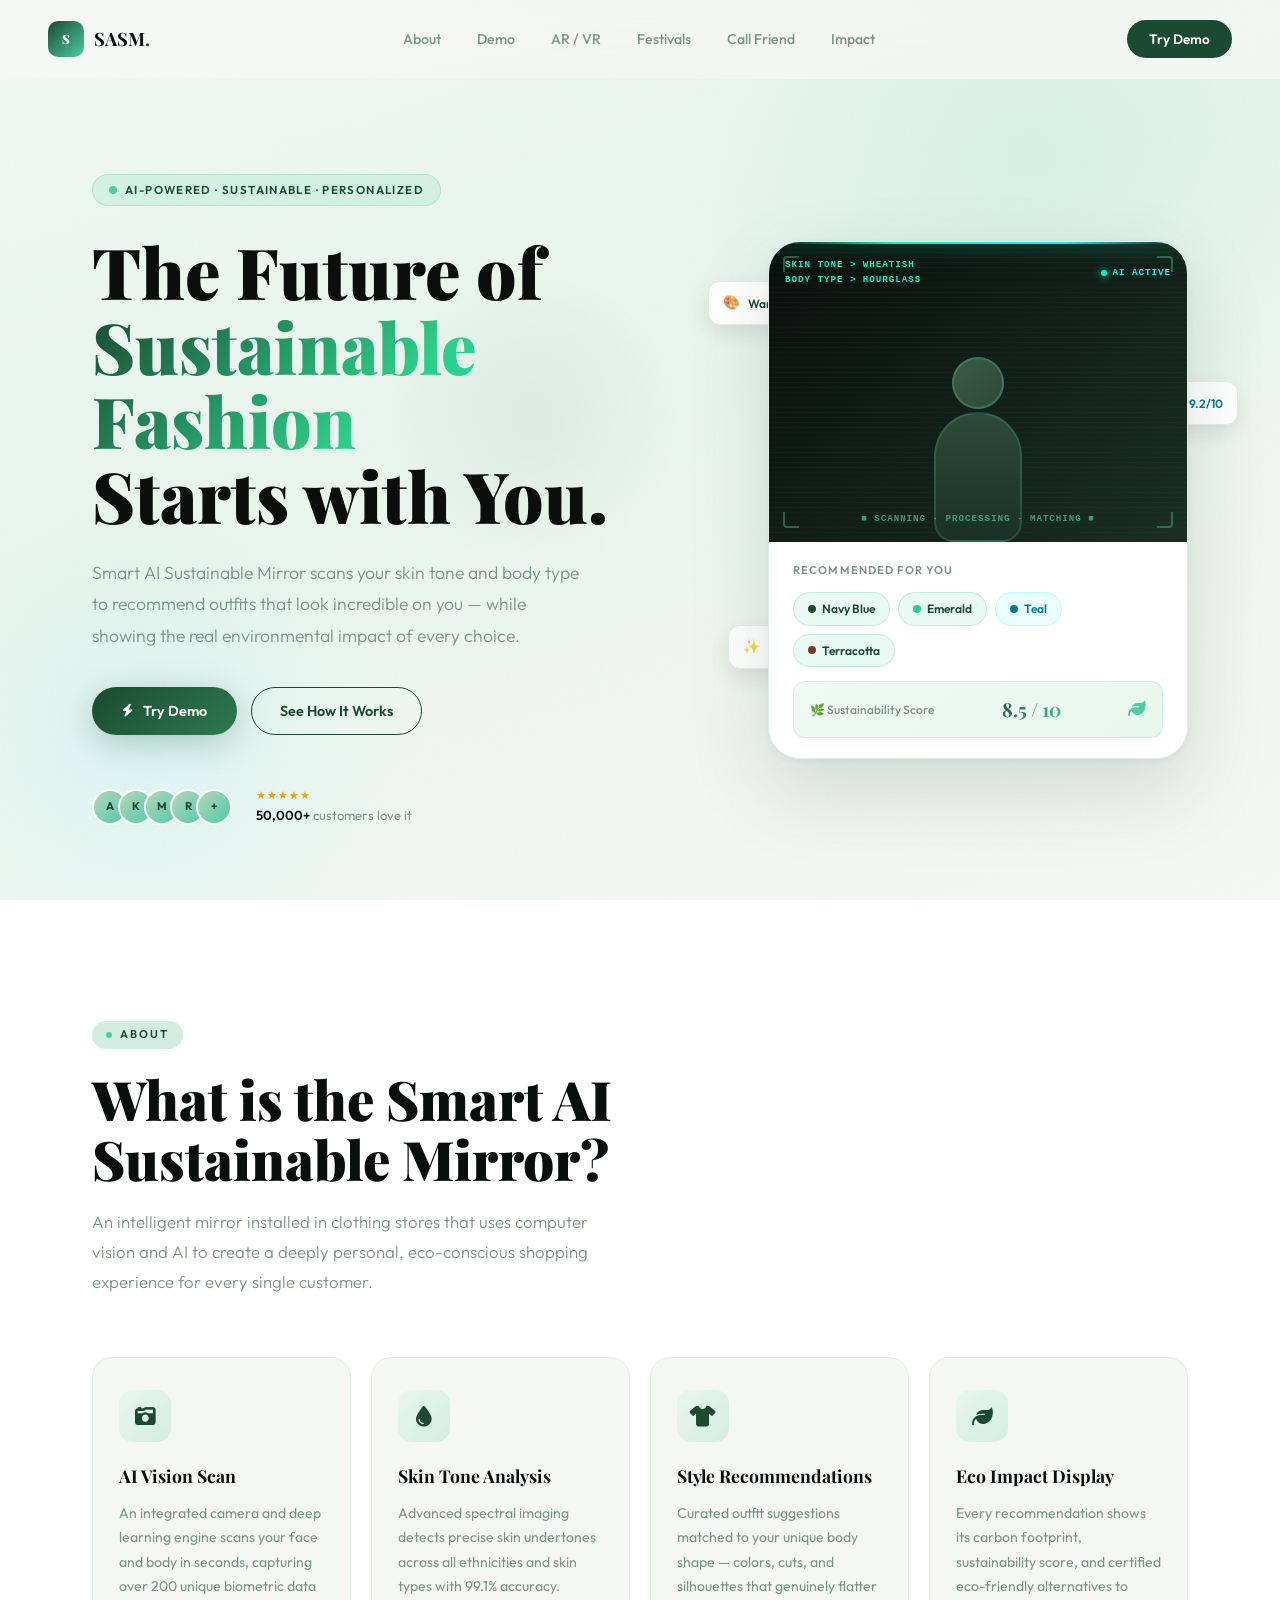
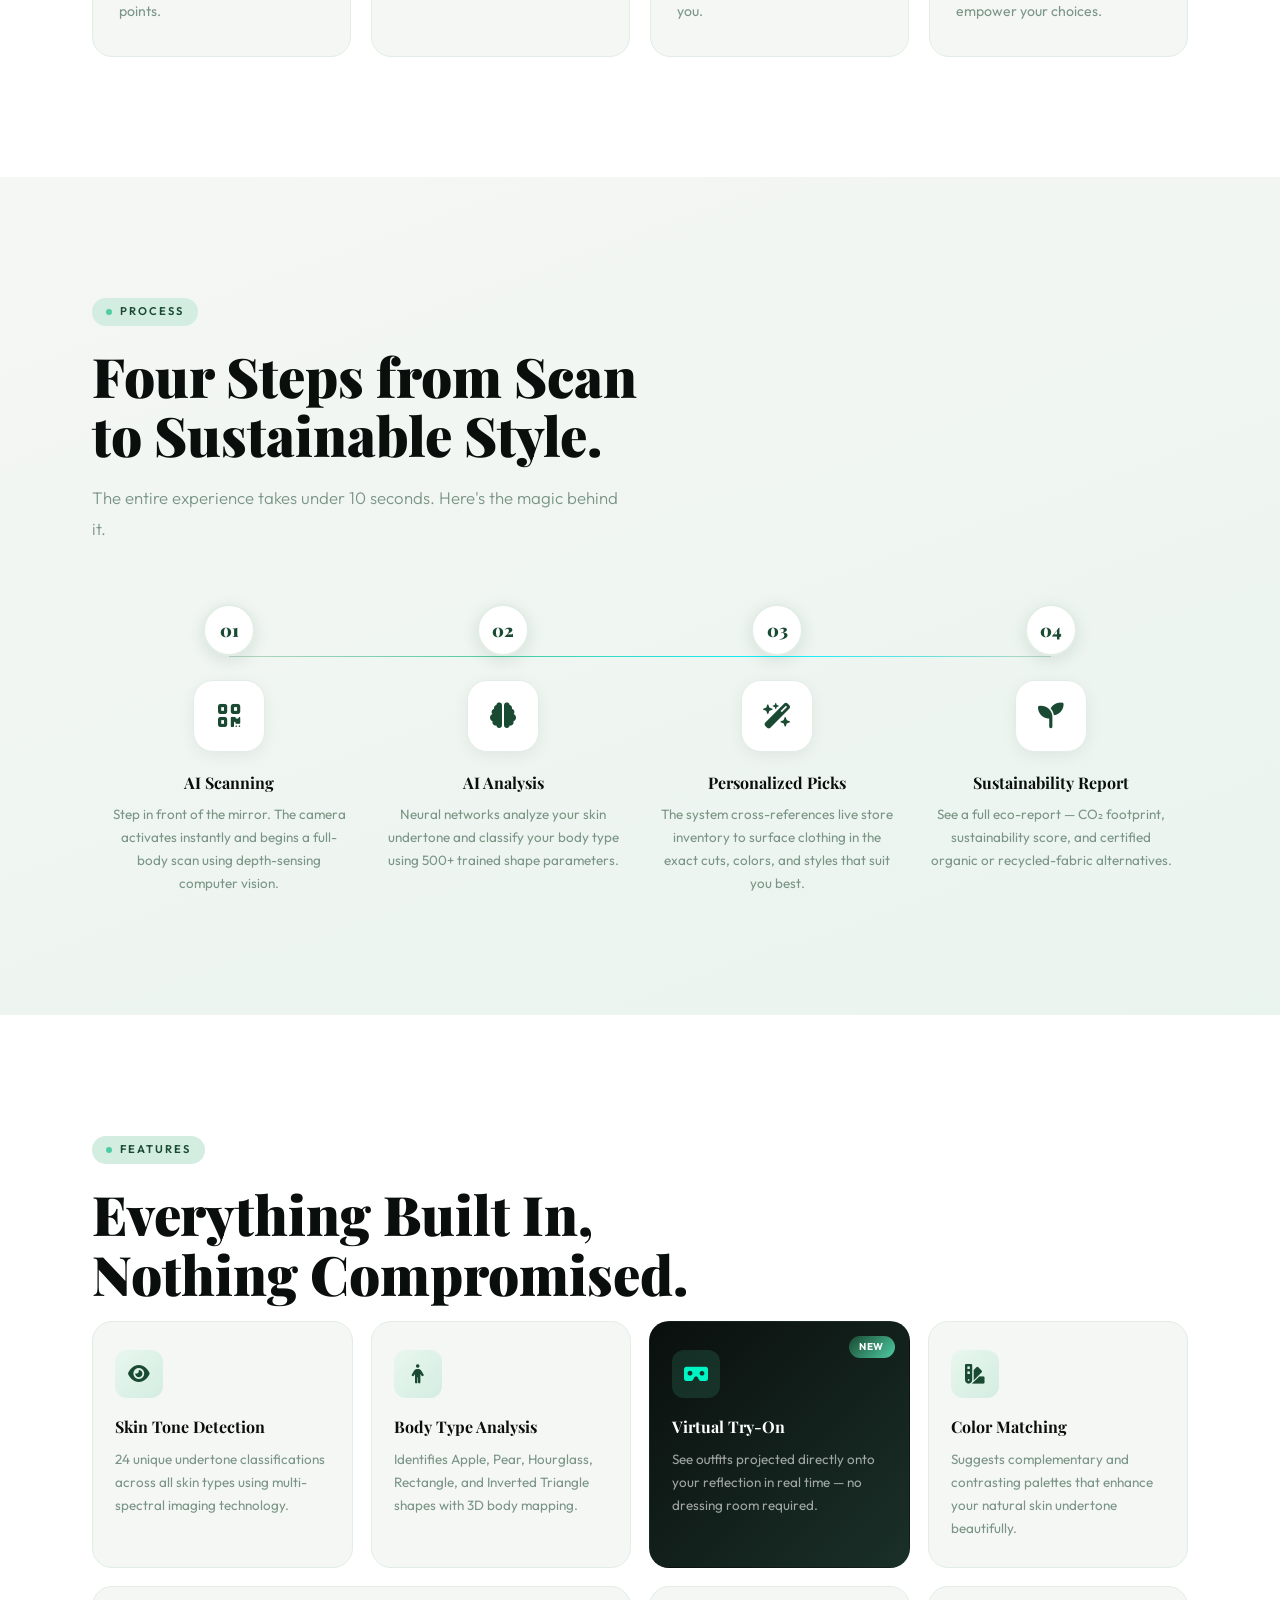
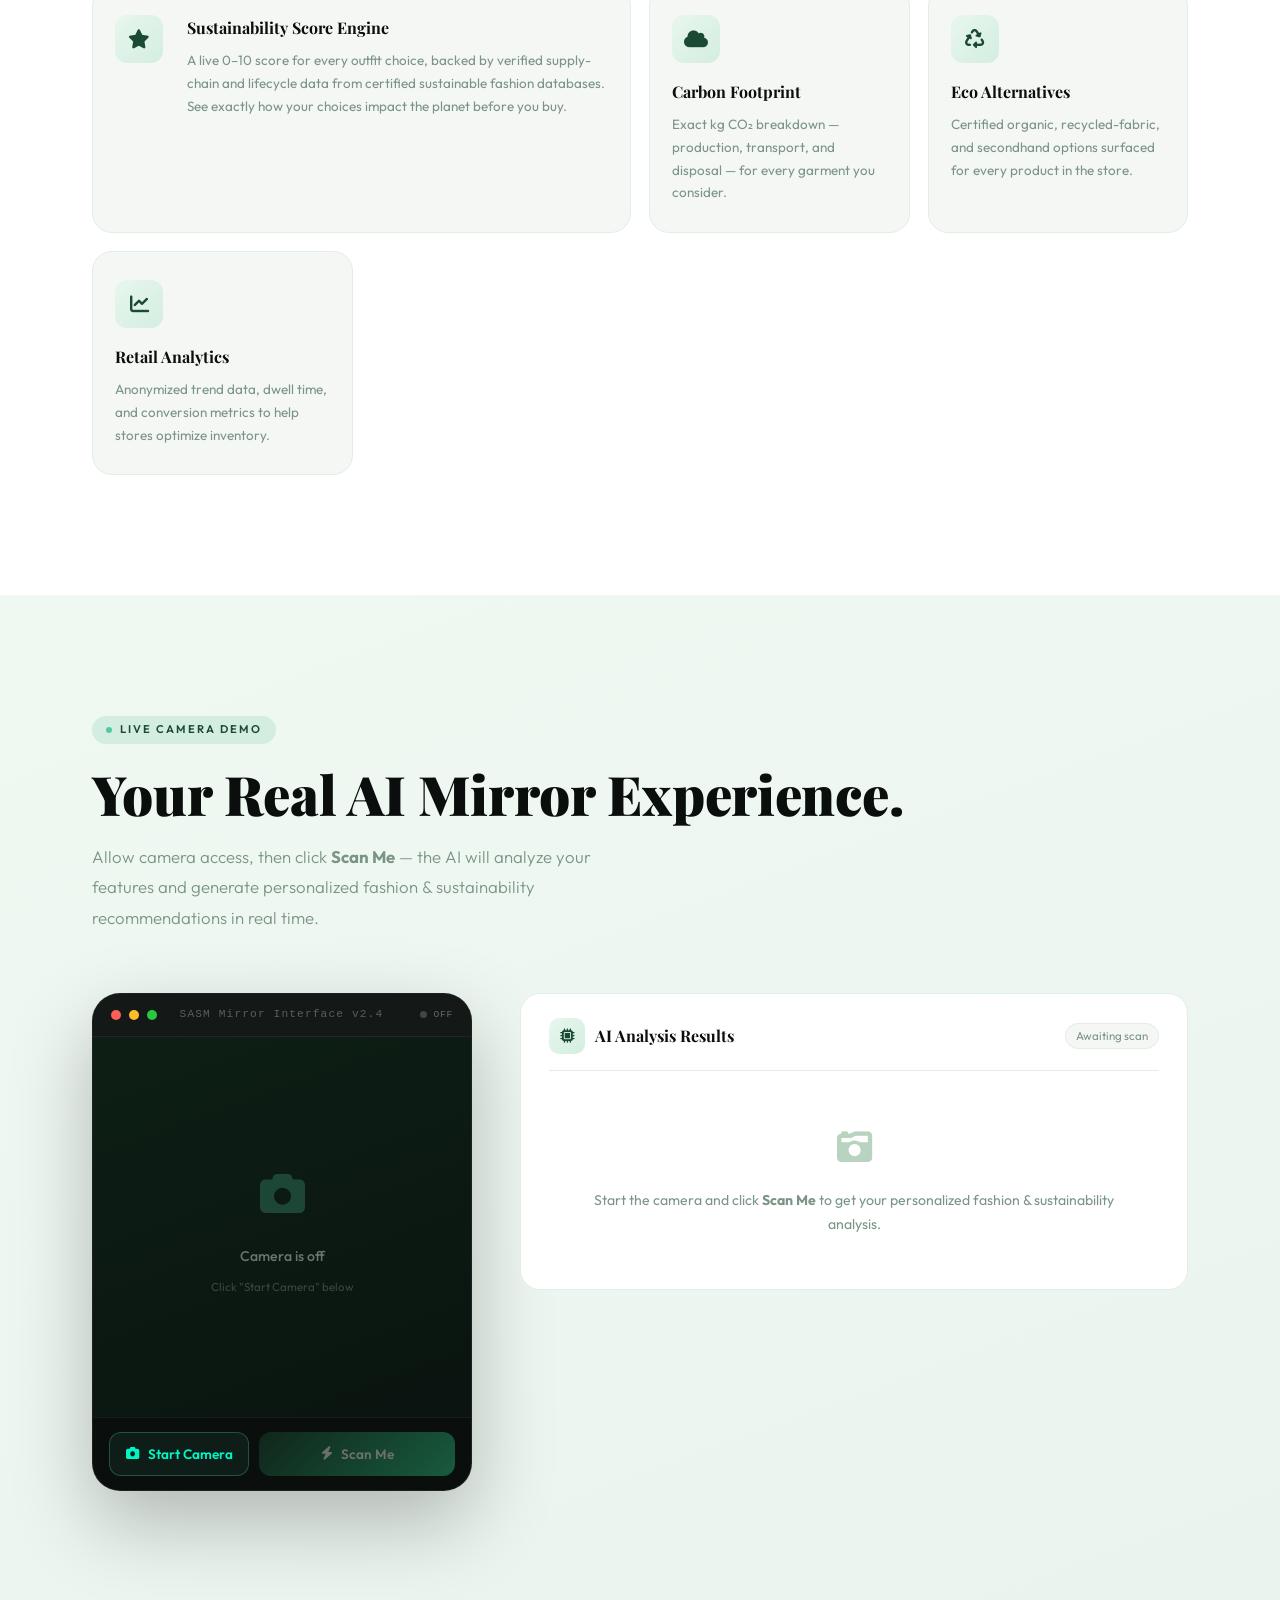
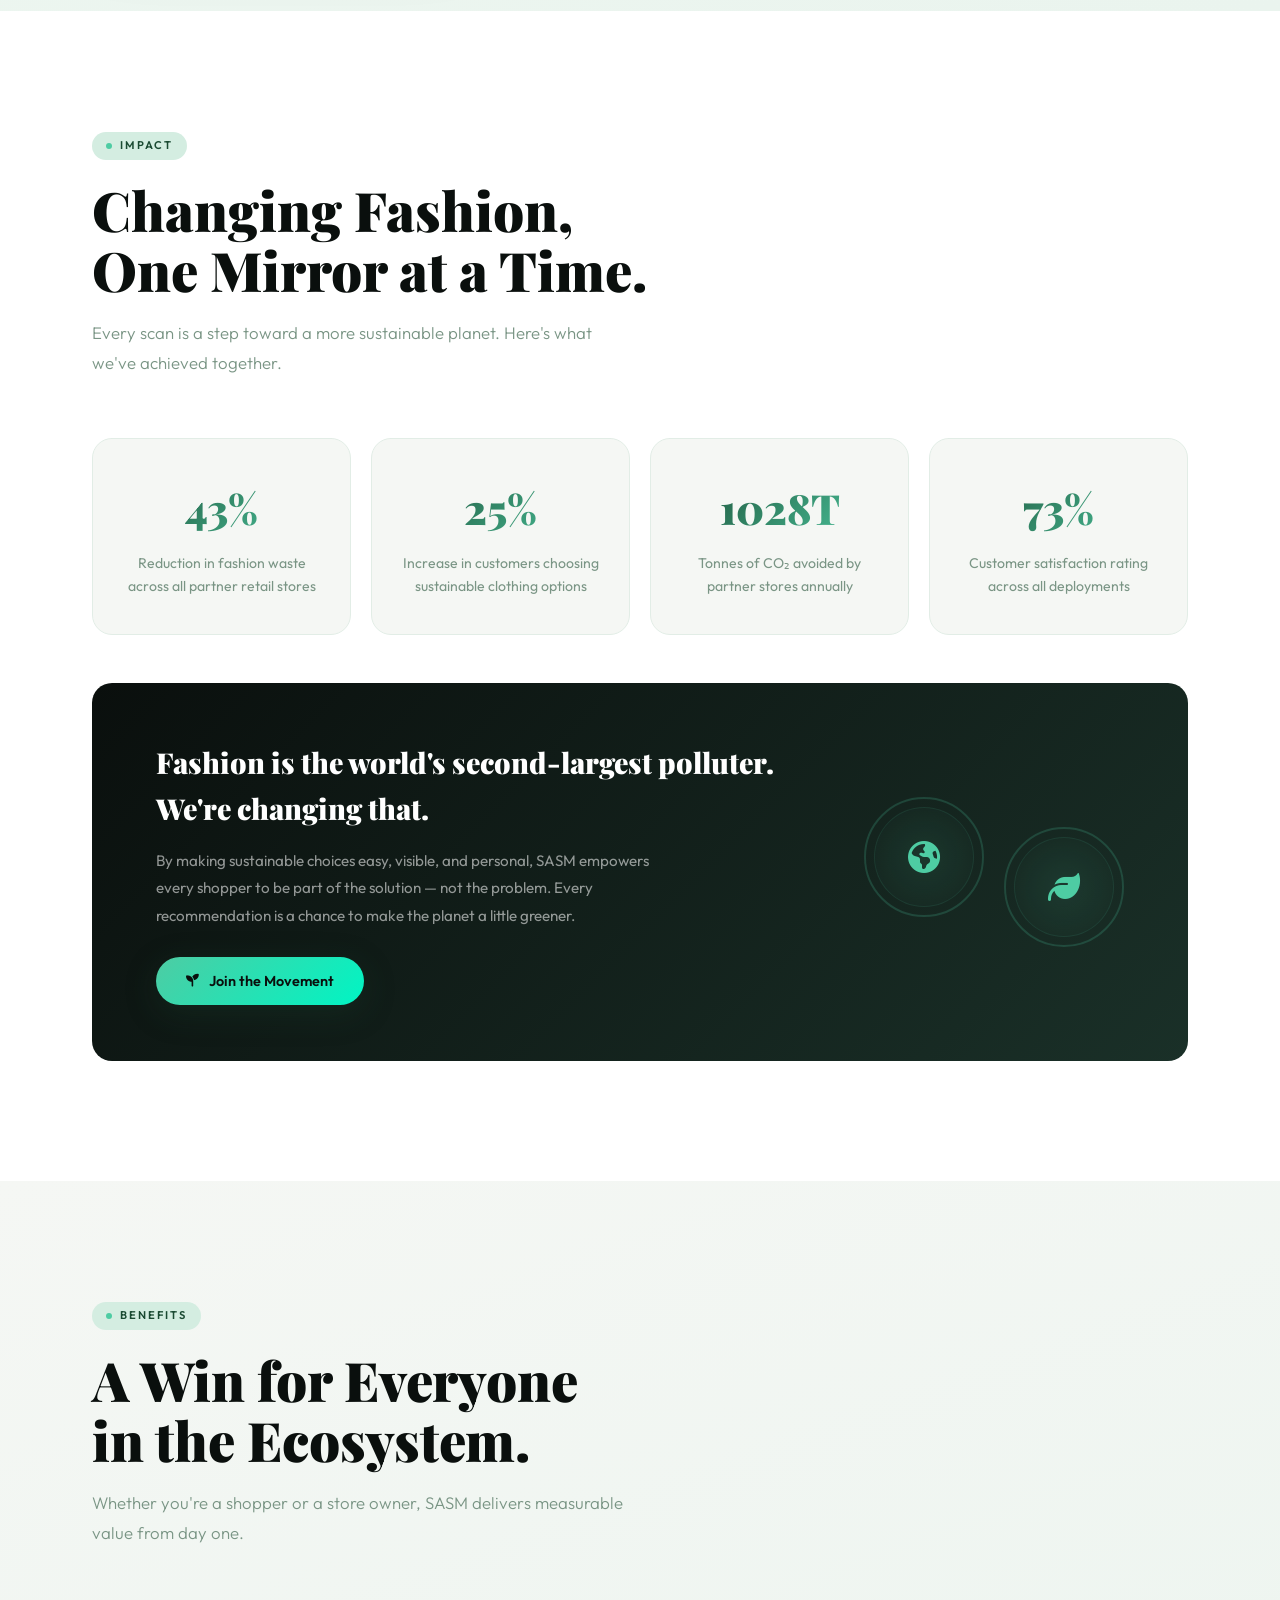
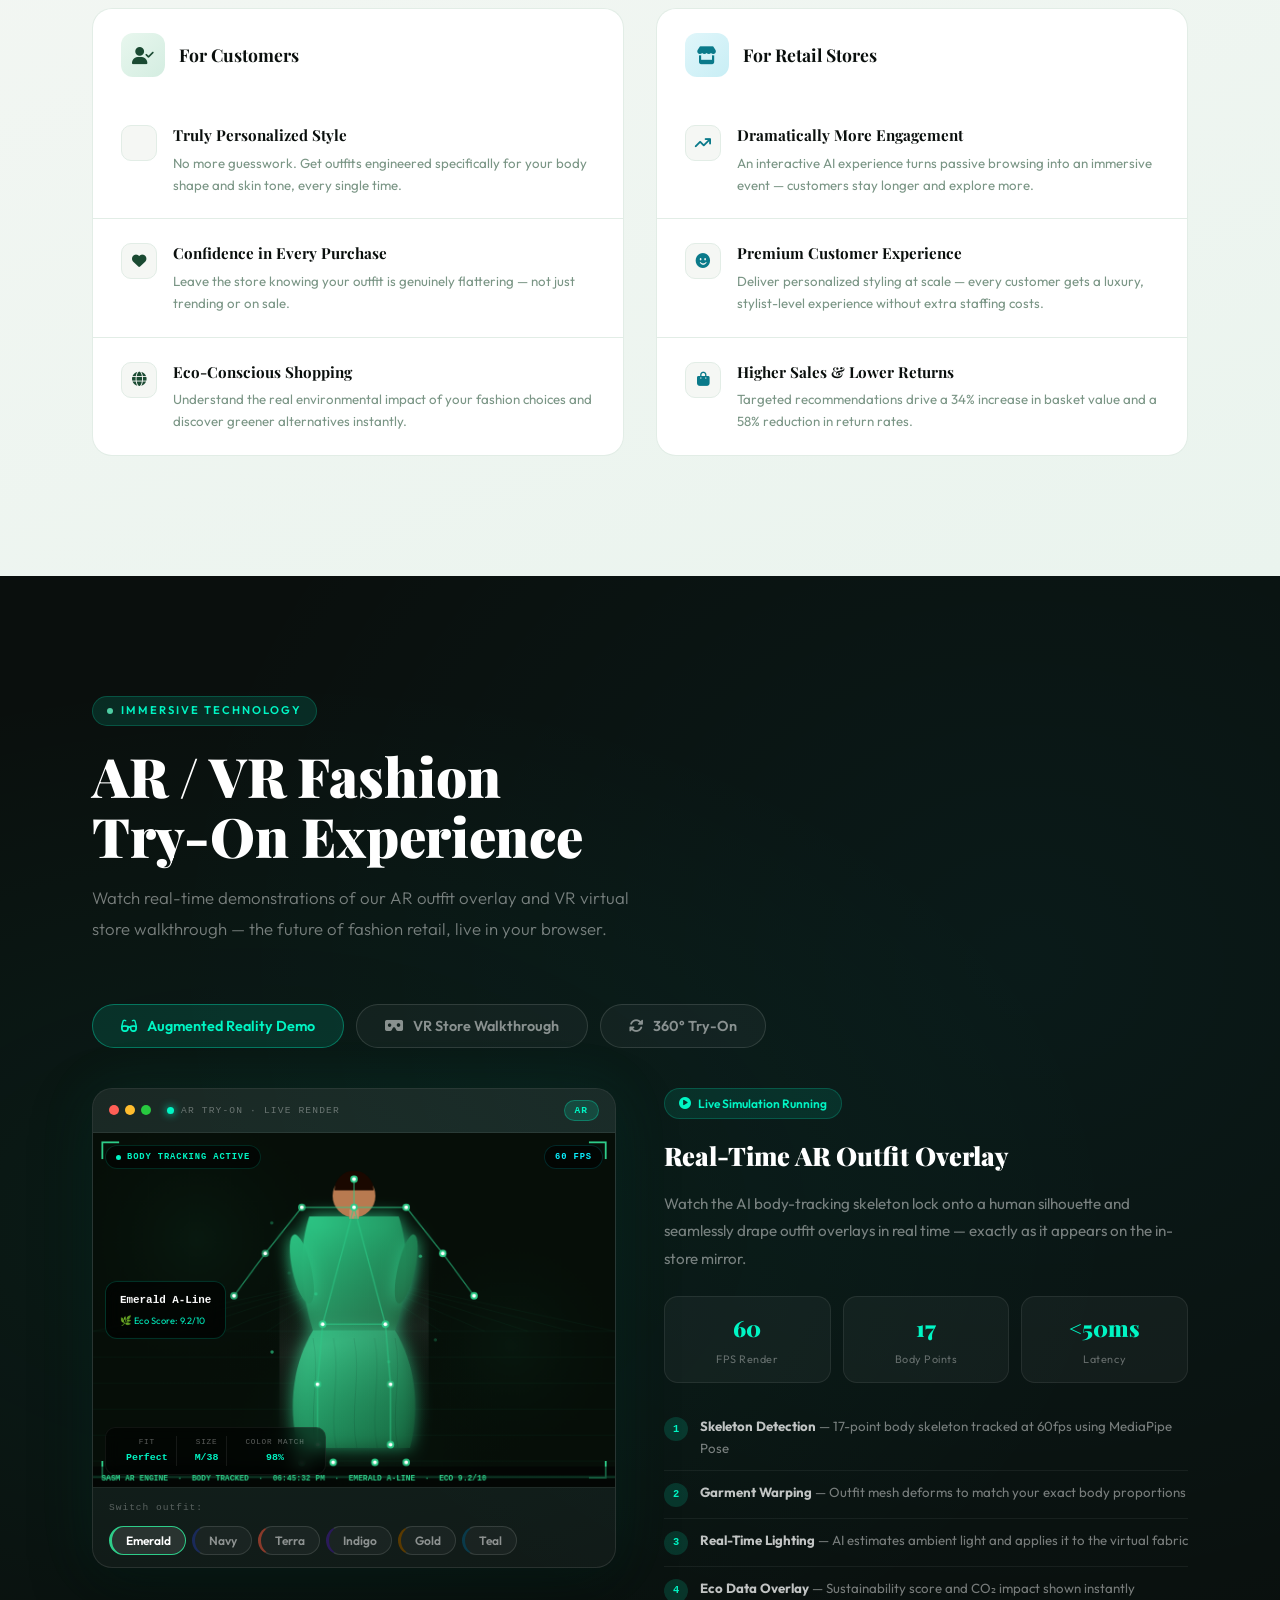
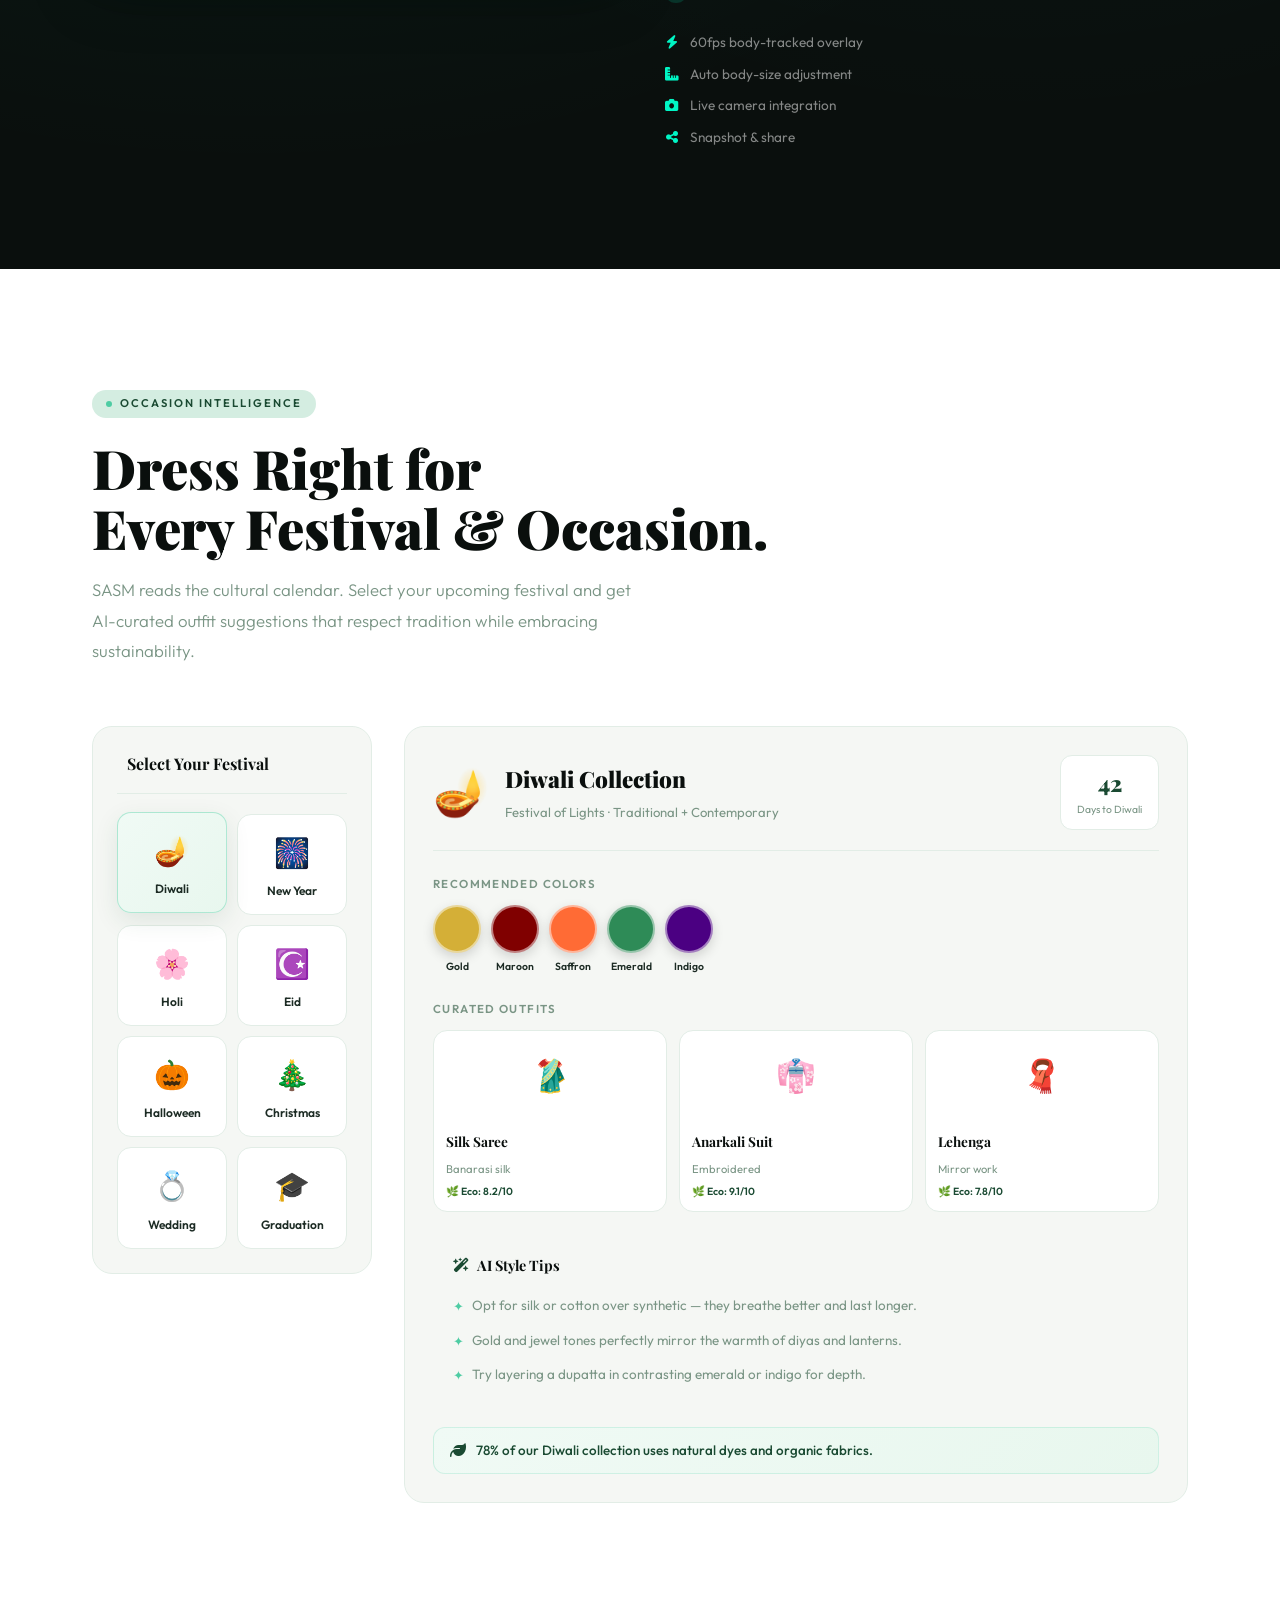
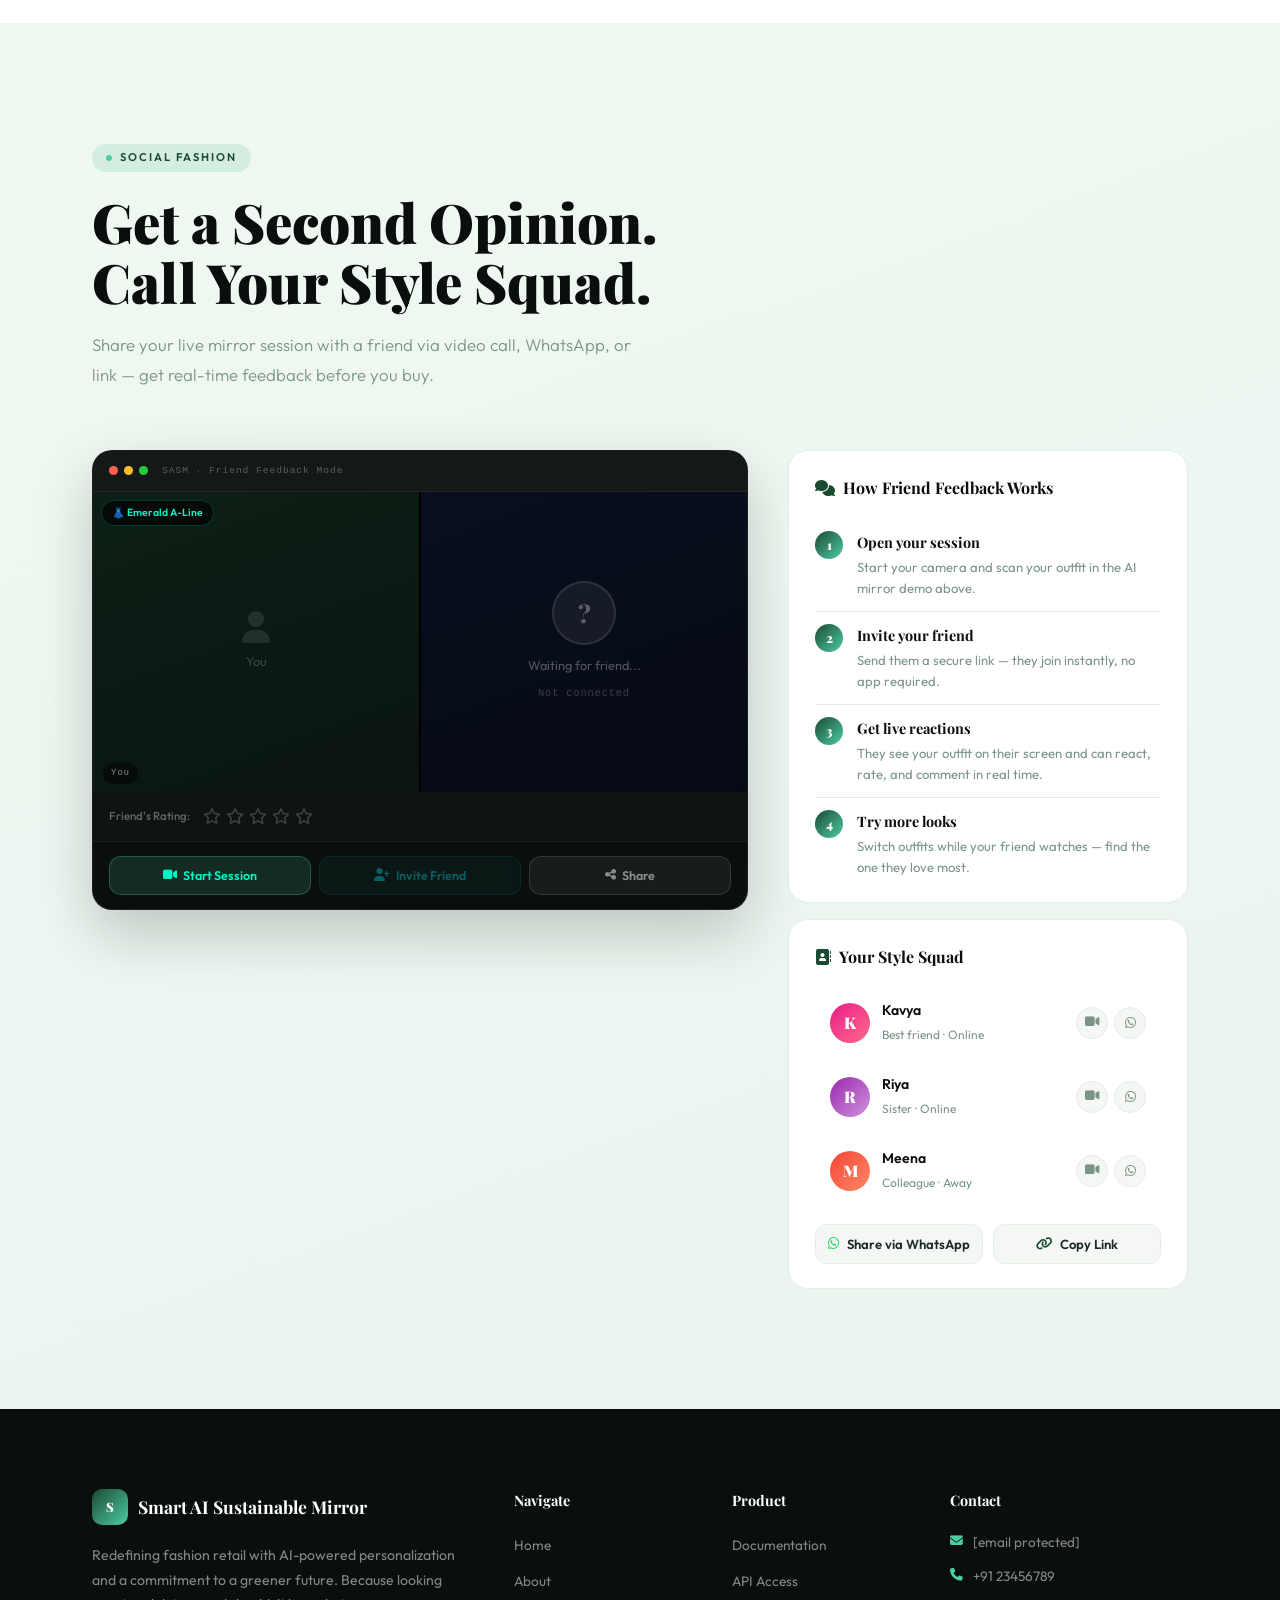
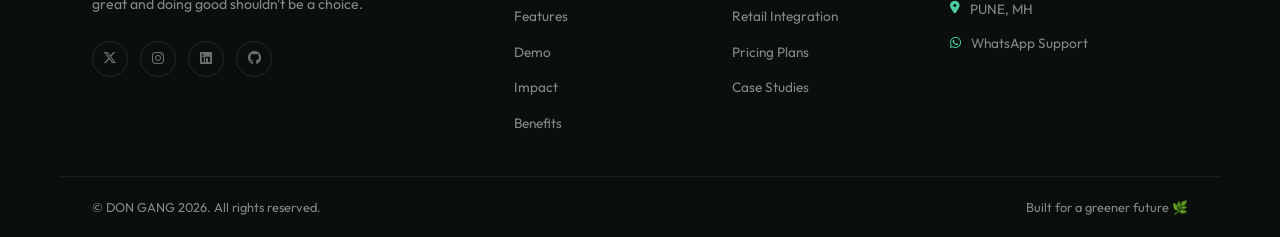
<file: index.html>
<!DOCTYPE html>
<html lang="en">
<head>
<meta charset="UTF-8"/>
<meta name="viewport" content="width=device-width, initial-scale=1.0"/>
<title>SASM — Smart AI Sustainable Mirror</title>
<link href="https://fonts.googleapis.com/css2?family=Playfair+Display:wght@400;700;900&family=Outfit:wght@300;400;500;600&display=swap" rel="stylesheet"/>
<link rel="stylesheet" href="https://cdnjs.cloudflare.com/ajax/libs/font-awesome/6.5.0/css/all.min.css"/>
<style>
/* ===================== RESET & ROOT ===================== */
*,*::before,*::after{margin:0;padding:0;box-sizing:border-box}
:root{
  --ink:#0a0f0d;
  --paper:#f5f7f4;
  --sage:#b8d4c0;
  --mint:#4ecca3;
  --forest:#1a4a32;
  --neon:#00f5c4;
  --blue:#0af0ff;
  --card:#ffffff;
  --border:#e2ede6;
  --text:#1c2b24;
  --muted:#7a9585;
  --ff-display:'Playfair Display',serif;
  --ff-body:'Outfit',sans-serif;
  --ease:cubic-bezier(.4,0,.2,1);
  --r:20px;
}
html{scroll-behavior:smooth;font-size:16px}
body{font-family:var(--ff-body);background:var(--paper);color:var(--text);overflow-x:hidden;line-height:1.6}
a{text-decoration:none;color:inherit}
ul{list-style:none}
img{max-width:100%;display:block}

/* ===================== SCROLLBAR ===================== */
::-webkit-scrollbar{width:6px}
::-webkit-scrollbar-track{background:var(--paper)}
::-webkit-scrollbar-thumb{background:var(--mint);border-radius:3px}

/* ===================== UTILITY ===================== */
.container{max-width:1160px;margin:0 auto;padding:0 32px}
.section{padding:120px 0}
.label{
  display:inline-flex;align-items:center;gap:8px;
  font-family:var(--ff-body);font-weight:600;font-size:.7rem;
  letter-spacing:.18em;text-transform:uppercase;
  color:var(--forest);background:#d4ede1;
  padding:5px 14px;border-radius:50px;margin-bottom:20px;
}
.label::before{content:'';width:6px;height:6px;background:var(--mint);border-radius:50%}
.section-title{
  font-family:var(--ff-display);font-size:clamp(2.2rem,4.5vw,3.4rem);
  font-weight:900;line-height:1.1;color:var(--ink);margin-bottom:18px;
}
.section-sub{
  font-size:1.05rem;color:var(--muted);max-width:540px;
  line-height:1.8;margin-bottom:60px;font-weight:300;
}
.btn-primary{
  display:inline-flex;align-items:center;gap:10px;
  padding:15px 30px;border-radius:50px;border:none;cursor:pointer;
  background:linear-gradient(135deg,var(--forest),#2d7a50);
  color:#fff;font-family:var(--ff-body);font-weight:600;font-size:.9rem;
  transition:all .3s var(--ease);box-shadow:0 8px 32px rgba(26,74,50,.25);
}
.btn-primary:hover{transform:translateY(-2px);box-shadow:0 12px 40px rgba(26,74,50,.35)}
.btn-primary i{font-size:.8rem}
.btn-outline{
  display:inline-flex;align-items:center;gap:10px;
  padding:14px 28px;border-radius:50px;
  border:1.5px solid var(--forest);background:transparent;
  color:var(--forest);font-family:var(--ff-body);font-weight:600;font-size:.9rem;
  cursor:pointer;transition:all .3s var(--ease);
}
.btn-outline:hover{background:var(--forest);color:#fff;transform:translateY(-2px)}
.card{
  background:#fff;border:1px solid var(--border);
  border-radius:var(--r);padding:36px 30px;
  transition:all .35s var(--ease);
}
.card:hover{transform:translateY(-6px);box-shadow:0 20px 60px rgba(26,74,50,.1);border-color:#b8d4c0}

/* reveal animation */
.reveal{opacity:0;transform:translateY(30px);transition:opacity .7s var(--ease),transform .7s var(--ease)}
.reveal.up{opacity:1;transform:translateY(0)}
.reveal-left{opacity:0;transform:translateX(-40px);transition:opacity .7s var(--ease),transform .7s var(--ease)}
.reveal-left.up{opacity:1;transform:translateX(0)}
.reveal-right{opacity:0;transform:translateX(40px);transition:opacity .7s var(--ease),transform .7s var(--ease)}
.reveal-right.up{opacity:1;transform:translateX(0)}

/* ===================== NAV ===================== */
.nav{
  position:fixed;top:0;left:0;right:0;z-index:999;
  display:flex;align-items:center;justify-content:space-between;
  padding:20px 48px;
  background:rgba(245,247,244,.85);
  backdrop-filter:blur(24px);-webkit-backdrop-filter:blur(24px);
  border-bottom:1px solid transparent;
  transition:all .4s var(--ease);
}
.nav.scrolled{padding:14px 48px;border-bottom-color:var(--border);background:rgba(245,247,244,.97)}
.nav-logo{display:flex;align-items:center;gap:10px}
.logo-mark{
  width:36px;height:36px;border-radius:10px;
  background:linear-gradient(135deg,var(--forest),var(--mint));
  display:flex;align-items:center;justify-content:center;
  color:#fff;font-family:var(--ff-display);font-weight:900;font-size:.8rem;
}
.logo-text{font-family:var(--ff-display);font-weight:700;font-size:1.15rem;color:var(--ink)}
.logo-text span{color:var(--forest)}
.nav-links{display:flex;align-items:center;gap:36px}
.nav-links a{font-size:.88rem;font-weight:500;color:var(--muted);transition:color .2s}
.nav-links a:hover{color:var(--forest)}
.nav-right{display:flex;align-items:center;gap:14px}
.nav-cta{
  padding:10px 22px;border-radius:50px;border:none;cursor:pointer;
  background:var(--forest);color:#fff;
  font-family:var(--ff-body);font-weight:600;font-size:.85rem;
  transition:all .3s var(--ease);
}
.nav-cta:hover{background:#2d7a50;transform:scale(1.03)}
.hamburger{display:none;flex-direction:column;gap:5px;cursor:pointer;padding:4px}
.hamburger span{width:22px;height:2px;background:var(--ink);border-radius:2px;transition:all .3s}
.mobile-menu{
  display:none;position:fixed;top:70px;left:0;right:0;z-index:998;
  background:rgba(245,247,244,.98);backdrop-filter:blur(20px);
  padding:24px 32px 32px;border-bottom:1px solid var(--border);
  transform:translateY(-10px);opacity:0;
  transition:all .3s var(--ease);pointer-events:none;
}
.mobile-menu.open{display:block;transform:translateY(0);opacity:1;pointer-events:all}
.mobile-menu a{display:block;padding:14px 0;font-size:1rem;font-weight:500;color:var(--text);border-bottom:1px solid var(--border)}
.mobile-menu a:last-child{border-bottom:none}

/* ===================== HERO ===================== */
.hero{
  min-height:100vh;
  background:linear-gradient(160deg,#f0f8f2 0%,#e8f4ed 40%,#f5f7f4 100%);
  position:relative;overflow:hidden;
  display:flex;align-items:center;
  padding-top:100px;
}
.hero-noise{
  position:absolute;inset:0;
  background-image:url("data:image/svg+xml,%3Csvg viewBox='0 0 256 256' xmlns='http://www.w3.org/2000/svg'%3E%3Cfilter id='noise'%3E%3CfeTurbulence type='fractalNoise' baseFrequency='0.9' numOctaves='4' stitchTiles='stitch'/%3E%3C/filter%3E%3Crect width='100%25' height='100%25' filter='url(%23noise)' opacity='0.03'/%3E%3C/svg%3E");
  pointer-events:none;opacity:.4;
}
.hero-circle{
  position:absolute;border-radius:50%;pointer-events:none;
}
.hc1{width:700px;height:700px;background:radial-gradient(circle,rgba(78,204,163,.12),transparent 70%);top:-200px;right:-100px}
.hc2{width:500px;height:500px;background:radial-gradient(circle,rgba(10,240,255,.08),transparent 70%);bottom:-100px;left:-100px}
.hc3{width:300px;height:300px;background:radial-gradient(circle,rgba(26,74,50,.06),transparent 70%);top:30%;left:30%}

.hero-inner{
  position:relative;z-index:1;width:100%;max-width:1160px;
  margin:0 auto;padding:0 32px;
  display:grid;grid-template-columns:1fr 420px;gap:60px;align-items:center;
}
.hero-badge{
  display:inline-flex;align-items:center;gap:8px;
  background:rgba(78,204,163,.15);border:1px solid rgba(78,204,163,.3);
  padding:6px 16px;border-radius:50px;margin-bottom:28px;
}
.badge-blink{width:8px;height:8px;background:var(--mint);border-radius:50%;animation:blink 2s infinite}
@keyframes blink{0%,100%{opacity:1;box-shadow:0 0 0 0 rgba(78,204,163,.4)}50%{opacity:.5;box-shadow:0 0 0 6px rgba(78,204,163,0)}}
.badge-text{font-size:.72rem;font-weight:600;letter-spacing:.12em;text-transform:uppercase;color:var(--forest)}

.hero-title{
  font-family:var(--ff-display);font-size:clamp(2.8rem,5.5vw,4.5rem);
  font-weight:900;line-height:1.06;color:var(--ink);margin-bottom:24px;
}
.hero-title .em{
  display:block;
  background:linear-gradient(135deg,var(--forest) 0%,#2ecc89 50%,var(--blue) 100%);
  -webkit-background-clip:text;-webkit-text-fill-color:transparent;background-clip:text;
}
.hero-desc{font-size:1.1rem;color:var(--muted);line-height:1.8;margin-bottom:36px;max-width:500px;font-weight:300}
.hero-btns{display:flex;gap:14px;flex-wrap:wrap;margin-bottom:52px}
.hero-proof{display:flex;align-items:center;gap:24px}
.proof-avatars{display:flex}
.proof-avatars span{
  width:36px;height:36px;border-radius:50%;border:2.5px solid #fff;
  background:linear-gradient(135deg,var(--sage),var(--mint));
  display:flex;align-items:center;justify-content:center;font-size:.7rem;font-weight:700;color:var(--forest);
  margin-left:-10px;
}
.proof-avatars span:first-child{margin-left:0}
.proof-text p{font-size:.82rem;color:var(--muted);font-weight:400}
.proof-text strong{color:var(--ink);font-weight:600}
.stars{color:#f59e0b;font-size:.7rem;letter-spacing:1px}

/* MIRROR CARD */
.mirror-card{
  position:relative;
  background:#fff;border:1px solid var(--border);
  border-radius:32px;overflow:hidden;
  box-shadow:0 32px 80px rgba(26,74,50,.15),0 2px 8px rgba(26,74,50,.06);
  animation:floatCard 5s ease-in-out infinite;
}
@keyframes floatCard{0%,100%{transform:translateY(0)}50%{transform:translateY(-12px)}}
.mirror-top{
  background:linear-gradient(135deg,var(--ink),#1a2e22);
  padding:28px 28px 0;position:relative;overflow:hidden;
  height:300px;
}
.mt-scan{
  position:absolute;inset:0;
  background:repeating-linear-gradient(0deg,transparent,transparent 4px,rgba(78,204,163,.03) 4px,rgba(78,204,163,.03) 5px);
}
.mt-scanline{
  position:absolute;left:0;right:0;height:2px;
  background:linear-gradient(90deg,transparent,var(--neon) 30%,var(--blue) 70%,transparent);
  box-shadow:0 0 20px var(--neon),0 0 40px rgba(78,204,163,.4);
  animation:scanDown 2.8s linear infinite;top:0;
}
@keyframes scanDown{0%{top:0;opacity:1}95%{opacity:1}100%{top:100%;opacity:0}}
.mt-person{
  position:absolute;bottom:0;left:50%;transform:translateX(-50%);
  display:flex;flex-direction:column;align-items:center;
}
.p-head{
  width:52px;height:52px;border-radius:50%;
  background:linear-gradient(135deg,#3a5a48,#2d4a38);
  border:2px solid rgba(78,204,163,.3);margin-bottom:3px;
}
.p-body{
  width:88px;height:130px;border-radius:44px 44px 20px 20px;
  background:linear-gradient(180deg,#2d4a38,#1a3028);
  border:2px solid rgba(78,204,163,.2);
}
.mt-overlay{
  position:absolute;inset:0;
  display:flex;flex-direction:column;justify-content:space-between;
  padding:16px;pointer-events:none;
}
.hud{font-family:monospace;font-size:.58rem;letter-spacing:.1em;font-weight:700}
.hud-top{display:flex;justify-content:space-between}
.hud-tl{color:var(--neon)}
.hud-tr{color:var(--blue);display:flex;align-items:center;gap:6px}
.hud-dot{width:6px;height:6px;background:var(--neon);border-radius:50%;box-shadow:0 0 8px var(--neon);animation:blink 1.5s infinite}
.hud-bot{color:rgba(78,204,163,.7);text-align:center}
.corner{position:absolute;width:16px;height:16px;border-color:rgba(78,204,163,.4);border-style:solid}
.corner.tl{top:14px;left:14px;border-width:2px 0 0 2px;border-radius:4px 0 0 0}
.corner.tr{top:14px;right:14px;border-width:2px 2px 0 0;border-radius:0 4px 0 0}
.corner.bl{bottom:14px;left:14px;border-width:0 0 2px 2px;border-radius:0 0 0 4px}
.corner.br{bottom:14px;right:14px;border-width:0 2px 2px 0;border-radius:0 0 4px 0}

.mirror-bottom{padding:20px 24px;background:#fff}
.mb-title{font-size:.7rem;font-weight:600;letter-spacing:.1em;text-transform:uppercase;color:var(--muted);margin-bottom:12px}
.mb-chips{display:flex;flex-wrap:wrap;gap:8px;margin-bottom:14px}
.chip{
  padding:6px 14px;border-radius:50px;font-size:.75rem;font-weight:600;
  display:flex;align-items:center;gap:6px;
}
.chip.green{background:rgba(78,204,163,.12);color:var(--forest);border:1px solid rgba(78,204,163,.25)}
.chip.blue{background:rgba(10,240,255,.08);color:#0a7a8a;border:1px solid rgba(10,240,255,.2)}
.chip-dot{width:8px;height:8px;border-radius:50%}
.mb-score{
  display:flex;align-items:center;justify-content:space-between;
  background:linear-gradient(135deg,#f0faf5,#e8f7ee);
  padding:12px 16px;border-radius:12px;border:1px solid rgba(78,204,163,.2);
}
.score-label{font-size:.75rem;color:var(--muted);font-weight:500}
.score-val{
  font-family:var(--ff-display);font-size:1.2rem;font-weight:700;
  background:linear-gradient(135deg,var(--forest),var(--mint));
  -webkit-background-clip:text;-webkit-text-fill-color:transparent;background-clip:text;
}
.score-ico{color:var(--mint);font-size:1.1rem}
.floating-tag{
  position:absolute;background:#fff;border:1px solid var(--border);
  border-radius:12px;padding:10px 14px;
  box-shadow:0 8px 24px rgba(0,0,0,.1);
  font-size:.75rem;font-weight:600;display:flex;align-items:center;gap:8px;
  white-space:nowrap;
}
.ft1{top:40px;left:-60px;color:var(--forest);animation:ft1float 4s ease-in-out infinite}
.ft2{top:140px;right:-50px;color:#0a7a8a;animation:ft2float 4.5s ease-in-out infinite}
.ft3{bottom:90px;left:-40px;color:var(--forest);animation:ft1float 5s ease-in-out infinite 1s}
@keyframes ft1float{0%,100%{transform:translateY(0) rotate(-2deg)}50%{transform:translateY(-8px) rotate(-1deg)}}
@keyframes ft2float{0%,100%{transform:translateY(0) rotate(2deg)}50%{transform:translateY(-10px) rotate(1deg)}}
.fti{font-size:.85rem}

/* ===================== ABOUT ===================== */
.about{background:#fff}
.about-grid{display:grid;grid-template-columns:repeat(4,1fr);gap:20px;margin-top:0}
.about-card{
  background:var(--paper);border:1px solid var(--border);
  border-radius:var(--r);padding:32px 26px;
  transition:all .35s var(--ease);cursor:default;
  position:relative;overflow:hidden;
}
.about-card::after{
  content:'';position:absolute;bottom:0;left:0;right:0;height:3px;
  background:linear-gradient(90deg,var(--forest),var(--mint));
  transform:scaleX(0);transform-origin:left;transition:transform .4s var(--ease);
}
.about-card:hover::after{transform:scaleX(1)}
.about-card:hover{background:#fff;transform:translateY(-6px);box-shadow:0 16px 48px rgba(26,74,50,.1)}
.ac-icon{
  width:52px;height:52px;border-radius:14px;
  background:linear-gradient(135deg,#e8f7ee,#d4ede1);
  display:flex;align-items:center;justify-content:center;
  font-size:1.3rem;color:var(--forest);margin-bottom:20px;
}
.about-card h3{font-family:var(--ff-display);font-weight:700;font-size:1.1rem;color:var(--ink);margin-bottom:10px}
.about-card p{font-size:.88rem;color:var(--muted);line-height:1.75}

/* ===================== HOW IT WORKS ===================== */
.hiw{background:linear-gradient(160deg,#f5f7f4,#eaf4ee)}
.hiw-steps{display:grid;grid-template-columns:repeat(4,1fr);gap:0;position:relative;margin-top:0}
.hiw-steps::before{
  content:'';position:absolute;top:52px;left:12.5%;right:12.5%;height:1px;
  background:linear-gradient(90deg,var(--sage),var(--mint),var(--blue),var(--sage));
  z-index:0;
}
.step{
  display:flex;flex-direction:column;align-items:center;
  text-align:center;padding:0 16px;position:relative;z-index:1;
}
.step-num{
  width:52px;height:52px;border-radius:50%;
  background:#fff;border:2px solid var(--border);
  display:flex;align-items:center;justify-content:center;
  font-family:var(--ff-display);font-weight:900;font-size:1.1rem;
  color:var(--forest);margin-bottom:24px;
  box-shadow:0 4px 16px rgba(26,74,50,.12);
  transition:all .3s;
}
.step:hover .step-num{
  background:linear-gradient(135deg,var(--forest),var(--mint));
  color:#fff;border-color:transparent;transform:scale(1.1);
  box-shadow:0 8px 24px rgba(26,74,50,.25);
}
.step-icon-wrap{
  width:72px;height:72px;border-radius:20px;
  background:#fff;border:1px solid var(--border);
  display:flex;align-items:center;justify-content:center;
  font-size:1.6rem;color:var(--forest);margin-bottom:18px;
  box-shadow:0 4px 16px rgba(0,0,0,.06);
  transition:all .35s var(--ease);
}
.step:hover .step-icon-wrap{
  background:linear-gradient(135deg,#e8f7ee,#d4ede1);
  border-color:rgba(78,204,163,.3);
  transform:translateY(-4px);box-shadow:0 12px 32px rgba(26,74,50,.15);
}
.step h3{font-family:var(--ff-display);font-weight:700;font-size:1rem;color:var(--ink);margin-bottom:8px}
.step p{font-size:.84rem;color:var(--muted);line-height:1.7}

/* ===================== FEATURES ===================== */
.features-section{background:#fff}
.feat-grid{display:grid;grid-template-columns:repeat(4,1fr);gap:18px}
.feat-card{
  background:var(--paper);border:1px solid var(--border);
  border-radius:var(--r);padding:28px 22px;
  transition:all .35s var(--ease);cursor:default;position:relative;overflow:hidden;
}
.feat-card.wide{grid-column:span 2;display:flex;gap:24px;align-items:flex-start}
.feat-card:hover{background:#fff;transform:translateY(-5px);box-shadow:0 16px 48px rgba(26,74,50,.1);border-color:var(--sage)}
.feat-card.highlight{
  background:linear-gradient(135deg,var(--ink),#1a3028);
  border-color:transparent;color:#fff;
}
.feat-card.highlight p{color:rgba(255,255,255,.6)}
.feat-card.highlight h3{color:#fff}
.feat-card.highlight .fi{background:rgba(78,204,163,.15);color:var(--neon)}
.fi{
  width:48px;height:48px;min-width:48px;border-radius:12px;
  background:linear-gradient(135deg,#e8f7ee,#d4ede1);
  display:flex;align-items:center;justify-content:center;
  font-size:1.2rem;color:var(--forest);margin-bottom:16px;
}
.feat-card.wide .fi{margin-bottom:0}
.feat-card h3{font-family:var(--ff-display);font-weight:700;font-size:1rem;color:var(--ink);margin-bottom:8px}
.feat-card p{font-size:.84rem;color:var(--muted);line-height:1.7}
.feat-new{
  position:absolute;top:14px;right:14px;
  padding:3px 10px;border-radius:50px;
  background:linear-gradient(135deg,var(--forest),var(--mint));
  color:#fff;font-size:.62rem;font-weight:700;letter-spacing:.1em;
}

/* ===================== DEMO ===================== */
.demo-section{background:linear-gradient(160deg,#f0f8f2,#eaf4ee)}
.demo-wrap{display:grid;grid-template-columns:380px 1fr;gap:48px;align-items:start}
.demo-mirror-wrap{position:sticky;top:110px}
.demo-device{
  background:var(--ink);border-radius:28px;overflow:hidden;
  border:1px solid rgba(255,255,255,.08);
  box-shadow:0 32px 80px rgba(0,0,0,.25);
}
.dd-header{
  background:rgba(255,255,255,.04);padding:12px 18px;
  display:flex;align-items:center;gap:8px;
  border-bottom:1px solid rgba(255,255,255,.06);
}
.dd-dot{width:10px;height:10px;border-radius:50%}
.dd-dot:nth-child(1){background:#ff5f56}
.dd-dot:nth-child(2){background:#ffbd2e}
.dd-dot:nth-child(3){background:#27c93f}
.dd-title{margin-left:auto;margin-right:auto;font-size:.7rem;letter-spacing:.1em;color:rgba(255,255,255,.3);font-family:monospace}
.dd-screen{position:relative;height:380px;overflow:hidden}
.dd-scanlines{
  position:absolute;inset:0;pointer-events:none;z-index:2;
  background:repeating-linear-gradient(0deg,transparent,transparent 3px,rgba(255,255,255,.015) 3px,rgba(255,255,255,.015) 4px);
}
.dd-scan-bar{
  position:absolute;left:0;right:0;height:3px;
  background:linear-gradient(90deg,transparent,var(--neon) 20%,var(--blue) 80%,transparent);
  box-shadow:0 0 20px var(--neon);
  animation:ddScan 2.5s linear infinite;z-index:3;
}
@keyframes ddScan{0%{top:0;opacity:1}95%{opacity:.8}100%{top:100%;opacity:0}}
.dd-person{
  position:absolute;bottom:0;left:50%;transform:translateX(-50%);
  display:flex;flex-direction:column;align-items:center;gap:4px;z-index:1;
}
.ddp-head{
  width:56px;height:56px;border-radius:50%;
  background:linear-gradient(135deg,#4a7a60,#2d5a40);
  box-shadow:0 0 20px rgba(78,204,163,.3);
}
.ddp-body{
  width:96px;height:160px;border-radius:48px 48px 24px 24px;
  background:linear-gradient(180deg,#3a6050,#1a3028);
  box-shadow:0 0 30px rgba(78,204,163,.2);
}
.dd-grid{
  position:absolute;inset:0;z-index:1;
  background-image:linear-gradient(rgba(78,204,163,.05) 1px,transparent 1px),linear-gradient(90deg,rgba(78,204,163,.05) 1px,transparent 1px);
  background-size:40px 40px;
}
.dd-corners .dc{position:absolute;width:20px;height:20px;border-color:rgba(78,204,163,.5);border-style:solid}
.dc.tl{top:16px;left:16px;border-width:2px 0 0 2px;border-radius:4px 0 0 0}
.dc.tr{top:16px;right:16px;border-width:2px 2px 0 0;border-radius:0 4px 0 0}
.dc.bl{bottom:16px;left:16px;border-width:0 0 2px 2px;border-radius:0 0 0 4px}
.dc.br{bottom:16px;right:16px;border-width:0 2px 2px 0;border-radius:0 0 4px 0}
.dd-status{
  position:absolute;bottom:16px;left:0;right:0;text-align:center;
  font-family:monospace;font-size:.62rem;letter-spacing:.12em;
  color:var(--neon);z-index:4;text-shadow:0 0 10px rgba(0,245,196,.5);
}
.dd-footer{padding:16px 18px;border-top:1px solid rgba(255,255,255,.06)}
.demo-run-btn{
  width:100%;padding:13px;border-radius:12px;border:none;cursor:pointer;
  background:linear-gradient(135deg,var(--forest),#2ecc89);
  color:#fff;font-family:var(--ff-body);font-weight:600;font-size:.9rem;
  transition:all .3s var(--ease);display:flex;align-items:center;justify-content:center;gap:10px;
}
.demo-run-btn:hover{transform:translateY(-1px);box-shadow:0 8px 24px rgba(26,74,50,.4)}
.demo-run-btn:disabled{opacity:.6;cursor:not-allowed;transform:none}

.results-panel{display:flex;flex-direction:column;gap:16px}
.rp-card{
  background:#fff;border:1px solid var(--border);border-radius:var(--r);
  padding:24px 28px;
}
.rp-header{
  display:flex;align-items:center;gap:10px;margin-bottom:20px;
  padding-bottom:16px;border-bottom:1px solid var(--border);
}
.rp-header-icon{
  width:36px;height:36px;border-radius:10px;
  background:linear-gradient(135deg,#e8f7ee,#d4ede1);
  display:flex;align-items:center;justify-content:center;color:var(--forest);font-size:.9rem;
}
.rp-header h3{font-family:var(--ff-display);font-weight:700;font-size:1rem;color:var(--ink)}
.rp-status{margin-left:auto;font-size:.72rem;color:var(--muted);background:var(--paper);padding:3px 10px;border-radius:50px;border:1px solid var(--border)}
.result-row{
  display:flex;justify-content:space-between;align-items:center;
  padding:11px 0;border-bottom:1px solid var(--border);
}
.result-row:last-child{border-bottom:none;padding-bottom:0}
.rr-key{font-size:.82rem;color:var(--muted);font-weight:500}
.rr-val{
  font-weight:600;font-size:.88rem;color:var(--ink);text-align:right;max-width:55%;
  opacity:0;transform:translateX(10px);transition:all .4s var(--ease);
}
.rr-val.show{opacity:1;transform:translateX(0)}
.rr-val.placeholder{opacity:1;transform:none;color:var(--muted);font-weight:400;font-style:italic}

.chips-row{display:flex;flex-wrap:wrap;gap:8px}
.style-chip{
  padding:7px 16px;border-radius:50px;font-size:.78rem;font-weight:600;
  background:var(--paper);border:1px solid var(--border);color:var(--text);
  opacity:0;transform:translateY(8px);transition:all .4s var(--ease);
}
.style-chip.show{opacity:1;transform:translateY(0)}

.sus-card-demo{background:#fff;border:1px solid var(--border);border-radius:var(--r);padding:24px 28px}
.sus-card-demo.hidden{display:none}
.sc-title{display:flex;align-items:center;gap:10px;margin-bottom:20px}
.sc-title .sct-icon{width:36px;height:36px;border-radius:10px;background:linear-gradient(135deg,#e8f7ee,#d4ede1);display:flex;align-items:center;justify-content:center;color:var(--forest);font-size:.9rem}
.sc-title h3{font-family:var(--ff-display);font-weight:700;font-size:1rem;color:var(--ink)}
.score-display{
  display:flex;align-items:center;gap:16px;
  background:linear-gradient(135deg,#f0faf5,#e8f7ee);
  padding:16px 20px;border-radius:14px;margin-bottom:16px;
  border:1px solid rgba(78,204,163,.2);
}
.score-circle{
  width:60px;height:60px;border-radius:50%;
  background:linear-gradient(135deg,var(--forest),var(--mint));
  display:flex;flex-direction:column;align-items:center;justify-content:center;
  color:#fff;flex-shrink:0;
}
.score-circle .sn{font-family:var(--ff-display);font-weight:900;font-size:1.2rem;line-height:1}
.score-circle .sd{font-size:.52rem;opacity:.7;letter-spacing:.05em}
.score-info h4{font-family:var(--ff-display);font-size:1rem;font-weight:700;color:var(--ink);margin-bottom:4px}
.score-info p{font-size:.8rem;color:var(--muted)}
.bar-row{display:flex;align-items:center;gap:12px;margin-bottom:16px}
.bar-label{font-size:.8rem;color:var(--muted);width:80px;flex-shrink:0}
.bar-track{flex:1;height:7px;background:var(--paper);border-radius:4px;overflow:hidden;border:1px solid var(--border)}
.bar-fill{height:100%;border-radius:4px;width:0;transition:width 1.4s var(--ease)}
.bf-eco{background:linear-gradient(90deg,var(--forest),var(--mint))}
.bf-co2{background:linear-gradient(90deg,#0a7a8a,var(--blue))}
.bar-val{font-size:.78rem;font-weight:600;color:var(--ink);width:40px;text-align:right;flex-shrink:0}
.eco-box{background:linear-gradient(135deg,#f0faf5,#e8f7ee);border-radius:12px;padding:14px 16px;border:1px solid rgba(78,204,163,.2)}
.eco-box-title{font-size:.72rem;font-weight:600;letter-spacing:.08em;text-transform:uppercase;color:var(--forest);margin-bottom:10px}
.eco-chips{display:flex;flex-wrap:wrap;gap:7px}
.eco-chip{
  padding:5px 13px;border-radius:50px;font-size:.73rem;font-weight:600;
  background:#fff;border:1px solid rgba(78,204,163,.25);color:var(--forest);
  display:flex;align-items:center;gap:5px;
}

/* ===================== SUSTAINABILITY ===================== */
.sus-section{background:#fff}
.sus-stats{display:grid;grid-template-columns:repeat(4,1fr);gap:20px;margin-bottom:48px}
.sus-stat{
  background:var(--paper);border:1px solid var(--border);border-radius:var(--r);
  padding:36px 24px;text-align:center;transition:all .35s var(--ease);
}
.sus-stat:hover{background:#fff;transform:translateY(-5px);box-shadow:0 12px 40px rgba(26,74,50,.1);border-color:var(--sage)}
.sus-stat-num{
  font-family:var(--ff-display);font-size:2.6rem;font-weight:900;
  background:linear-gradient(135deg,var(--forest),var(--mint));
  -webkit-background-clip:text;-webkit-text-fill-color:transparent;background-clip:text;
  margin-bottom:10px;
}
.sus-stat p{font-size:.88rem;color:var(--muted);line-height:1.65}
.sus-banner{
  background:linear-gradient(135deg,var(--ink),#1a3028);
  border-radius:var(--r);padding:56px 64px;
  display:grid;grid-template-columns:1fr auto;gap:48px;align-items:center;
}
.sb-text h3{font-family:var(--ff-display);font-size:1.8rem;font-weight:900;color:#fff;margin-bottom:16px}
.sb-text p{color:rgba(255,255,255,.55);line-height:1.8;font-size:.95rem;margin-bottom:28px;max-width:500px}
.sb-text .btn-primary{background:linear-gradient(135deg,var(--mint),var(--neon));color:var(--ink)}
.sb-visual{display:flex;gap:20px}
.sv-ring{
  width:120px;height:120px;border-radius:50%;
  border:2px solid rgba(78,204,163,.2);
  display:flex;align-items:center;justify-content:center;position:relative;
}
.sv-ring::before{
  content:'';position:absolute;
  top:8px;left:8px;right:8px;bottom:8px;border-radius:50%;
  background:radial-gradient(circle,rgba(78,204,163,.1),transparent);
  border:1px solid rgba(78,204,163,.1);
}
.sv-ring i{color:var(--mint);font-size:2rem;z-index:1}
.sv-ring:nth-child(1){animation:spin 10s linear infinite}
.sv-ring:nth-child(2){animation:spin 14s linear infinite reverse;margin-top:30px}
@keyframes spin{to{transform:rotate(360deg)}}

/* ===================== BENEFITS ===================== */
.benefits-section{background:linear-gradient(160deg,#f5f7f4,#eaf4ee)}
.ben-grid{display:grid;grid-template-columns:1fr 1fr;gap:32px}
.ben-col{display:flex;flex-direction:column;gap:0}
.ben-col-header{
  display:flex;align-items:center;gap:14px;padding:24px 28px;
  background:#fff;border:1px solid var(--border);border-radius:var(--r) var(--r) 0 0;
  border-bottom:none;
}
.ben-col-header .bch-icon{
  width:44px;height:44px;border-radius:12px;
  display:flex;align-items:center;justify-content:center;font-size:1.1rem;
}
.ben-col:first-child .bch-icon{background:linear-gradient(135deg,#e8f7ee,#d4ede1);color:var(--forest)}
.ben-col:last-child .bch-icon{background:linear-gradient(135deg,#e0f6fa,#c8eef5);color:#0a7a8a}
.ben-col-header h3{font-family:var(--ff-display);font-weight:700;font-size:1.1rem;color:var(--ink)}
.ben-item{
  background:#fff;border:1px solid var(--border);padding:22px 28px;
  display:flex;gap:16px;align-items:flex-start;border-top:none;
  transition:all .3s var(--ease);
}
.ben-item:last-child{border-radius:0 0 var(--r) var(--r)}
.ben-item:hover{background:#fafcfa;transform:translateX(4px)}
.ben-item .bi-icon{
  width:36px;height:36px;min-width:36px;border-radius:10px;
  background:var(--paper);display:flex;align-items:center;justify-content:center;
  font-size:.9rem;color:var(--forest);border:1px solid var(--border);margin-top:2px;
}
.ben-col:last-child .bi-icon{color:#0a7a8a}
.ben-item h4{font-family:var(--ff-display);font-weight:700;font-size:.95rem;color:var(--ink);margin-bottom:5px}
.ben-item p{font-size:.83rem;color:var(--muted);line-height:1.65}

/* ===================== FOOTER ===================== */
.footer{background:var(--ink);color:rgba(255,255,255,.5)}
.footer-body{
  max-width:1160px;margin:0 auto;padding:80px 32px 40px;
  display:grid;grid-template-columns:2.2fr 1fr 1fr 1.4fr;gap:48px;
}
.footer-brand-logo{display:flex;align-items:center;gap:10px;margin-bottom:18px}
.fbl-mark{
  width:36px;height:36px;border-radius:10px;
  background:linear-gradient(135deg,var(--forest),var(--mint));
  display:flex;align-items:center;justify-content:center;
  color:#fff;font-family:var(--ff-display);font-weight:900;font-size:.8rem;
}
.fbl-text{font-family:var(--ff-display);font-weight:700;font-size:1.1rem;color:#fff}
.footer-brand p{font-size:.88rem;line-height:1.75;margin-bottom:24px}
.socials{display:flex;gap:12px}
.socials a{
  width:36px;height:36px;border-radius:50%;
  border:1px solid rgba(255,255,255,.1);
  display:flex;align-items:center;justify-content:center;
  font-size:.85rem;color:rgba(255,255,255,.4);
  transition:all .3s var(--ease);
}
.socials a:hover{border-color:var(--mint);color:var(--mint);background:rgba(78,204,163,.08)}
.footer-col h4{font-family:var(--ff-display);font-weight:700;font-size:.9rem;color:#fff;margin-bottom:20px}
.footer-col ul{display:flex;flex-direction:column;gap:10px}
.footer-col a{font-size:.85rem;transition:color .2s}
.footer-col a:hover{color:var(--mint)}
.footer-contact-item{display:flex;align-items:flex-start;gap:10px;font-size:.85rem;margin-bottom:12px}
.footer-contact-item i{color:var(--mint);margin-top:3px;font-size:.8rem}
.footer-bottom{
  border-top:1px solid rgba(255,255,255,.07);
  max-width:1160px;margin:0 auto;padding:20px 32px;
  display:flex;justify-content:space-between;align-items:center;
  font-size:.8rem;
}
.footer-bottom span{color:var(--mint)}

/* ===================== CAMERA DEMO ===================== */
.dd-header{position:relative}
.cam-indicator{
  margin-left:auto;display:flex;align-items:center;gap:6px;
  font-family:monospace;font-size:.6rem;letter-spacing:.08em;color:rgba(255,255,255,.35);
}
.cam-dot{
  width:7px;height:7px;border-radius:50%;background:#444;
  transition:background .3s;
}
.cam-dot.live{background:#00f5c4;box-shadow:0 0 8px #00f5c4;animation:blink 1.5s infinite}
@keyframes blink{0%,100%{opacity:1}50%{opacity:.4}}

/* Camera placeholder */
.cam-placeholder{
  position:absolute;inset:0;z-index:5;
  display:flex;flex-direction:column;align-items:center;justify-content:center;gap:10px;
  background:linear-gradient(160deg,#0d1f15,#0a1410);
  color:rgba(255,255,255,.3);text-align:center;transition:opacity .4s;
}
.cam-placeholder.hidden{opacity:0;pointer-events:none}
.cp-icon{font-size:2.8rem;color:rgba(78,204,163,.25);margin-bottom:6px}
.cam-placeholder p{font-size:.88rem;font-weight:500;color:rgba(255,255,255,.4)}
.cam-placeholder span{font-size:.72rem;color:rgba(255,255,255,.2)}

/* Live video */
#camVideo{
  position:absolute;inset:0;width:100%;height:100%;
  object-fit:cover;display:none;transform:scaleX(-1);z-index:1;
}
#camVideo.active{display:block}

/* AI overlay */
.ai-overlay{
  position:absolute;inset:0;z-index:3;
  pointer-events:none;display:none;
}
.ai-overlay.active{display:block}

.ao-scanlines{
  position:absolute;inset:0;
  background:repeating-linear-gradient(0deg,transparent,transparent 3px,rgba(0,245,196,.018) 3px,rgba(0,245,196,.018) 4px);
  pointer-events:none;
}
.ao-scan-bar{
  position:absolute;left:0;right:0;height:2px;
  background:linear-gradient(90deg,transparent,var(--neon) 30%,var(--blue) 70%,transparent);
  box-shadow:0 0 16px var(--neon),0 0 32px rgba(0,245,196,.3);
  top:0;display:none;
}
.ao-scan-bar.scanning{display:block}

.ao-grid{
  position:absolute;inset:0;
  background-image:linear-gradient(rgba(0,245,196,.04) 1px,transparent 1px),
    linear-gradient(90deg,rgba(0,245,196,.04) 1px,transparent 1px);
  background-size:40px 40px;
}

/* Face detection box */
.face-box{
  position:absolute;
  top:50%;left:50%;
  width:140px;height:170px;
  transform:translate(-50%,-58%);
  transition:all .4s ease;
  display:none;
}
.face-box.show{display:block}
.fb-corner{
  position:absolute;width:18px;height:18px;
  border-color:var(--neon);border-style:solid;
}
.fb-tl{top:0;left:0;border-width:2px 0 0 2px;border-radius:3px 0 0 0}
.fb-tr{top:0;right:0;border-width:2px 2px 0 0;border-radius:0 3px 0 0}
.fb-bl{bottom:0;left:0;border-width:0 0 2px 2px;border-radius:0 0 0 3px}
.fb-br{bottom:0;right:0;border-width:0 2px 2px 0;border-radius:0 0 3px 0}
.fb-label{
  position:absolute;bottom:-24px;left:50%;transform:translateX(-50%);
  font-family:monospace;font-size:.55rem;letter-spacing:.1em;
  color:var(--neon);white-space:nowrap;text-shadow:0 0 8px rgba(0,245,196,.5);
  font-weight:700;
}

/* HUD pills */
.ao-hud-top{
  position:absolute;top:12px;left:12px;right:12px;
  display:flex;justify-content:space-between;z-index:4;
}
.hud-pill{
  display:flex;align-items:center;gap:6px;
  background:rgba(0,0,0,.45);backdrop-filter:blur(8px);
  padding:5px 10px;border-radius:50px;
  font-family:monospace;font-size:.55rem;letter-spacing:.1em;
  color:var(--neon);border:1px solid rgba(0,245,196,.15);font-weight:700;
}
.hp-dot{width:6px;height:6px;border-radius:50%;background:var(--neon);box-shadow:0 0 6px var(--neon);animation:blink 1.5s infinite}
.hp-blue{background:var(--blue);box-shadow:0 0 6px var(--blue)}
.hp-right{color:var(--blue);border-color:rgba(10,240,255,.15)}

/* Status bar */
.ao-status-bar{
  position:absolute;bottom:0;left:0;right:0;
  background:rgba(0,0,0,.55);backdrop-filter:blur(6px);
  padding:8px 14px;
  font-family:monospace;font-size:.58rem;letter-spacing:.1em;
  color:var(--neon);text-align:center;font-weight:700;
  text-shadow:0 0 10px rgba(0,245,196,.4);
  border-top:1px solid rgba(0,245,196,.1);
}

/* On-screen result overlay */
.scan-result-overlay{
  position:absolute;inset:0;z-index:6;display:none;
  background:rgba(10,20,14,.82);backdrop-filter:blur(4px);
  flex-direction:column;align-items:center;justify-content:center;
  padding:24px;gap:10px;
}
.scan-result-overlay.show{display:flex}
.sro-badge{
  display:flex;align-items:center;gap:8px;
  background:rgba(0,245,196,.12);border:1px solid rgba(0,245,196,.3);
  color:var(--neon);font-family:monospace;font-size:.62rem;
  letter-spacing:.1em;padding:6px 14px;border-radius:50px;
  font-weight:700;margin-bottom:8px;
}
.sro-row{
  width:100%;display:flex;justify-content:space-between;align-items:center;
  padding:8px 14px;background:rgba(255,255,255,.04);border-radius:10px;
  border:1px solid rgba(255,255,255,.06);
}
.sro-k{font-family:monospace;font-size:.6rem;letter-spacing:.08em;color:rgba(255,255,255,.4);font-weight:700}
.sro-v{font-family:monospace;font-size:.65rem;color:var(--neon);font-weight:700;letter-spacing:.05em}

/* Control buttons */
.dd-footer{display:flex;gap:10px;padding:14px 16px;border-top:1px solid rgba(255,255,255,.06)}
.demo-cam-btn{
  flex:1;padding:12px;border-radius:12px;border:1px solid rgba(78,204,163,.3);cursor:pointer;
  background:rgba(78,204,163,.08);color:var(--neon);
  font-family:var(--ff-body);font-weight:600;font-size:.85rem;
  display:flex;align-items:center;justify-content:center;gap:8px;
  transition:all .3s var(--ease);
}
.demo-cam-btn:hover{background:rgba(78,204,163,.15);border-color:rgba(78,204,163,.5)}
.demo-run-btn{
  flex:1.5;padding:12px;border-radius:12px;border:none;cursor:pointer;
  background:linear-gradient(135deg,var(--forest),#2ecc89);
  color:#fff;font-family:var(--ff-body);font-weight:600;font-size:.85rem;
  display:flex;align-items:center;justify-content:center;gap:8px;
  transition:all .3s var(--ease);
}
.demo-run-btn:hover:not(:disabled){transform:translateY(-1px);box-shadow:0 8px 24px rgba(26,74,50,.4)}
.demo-run-btn:disabled{opacity:.4;cursor:not-allowed}
.demo-stop-btn{
  padding:12px 16px;border-radius:12px;border:1px solid rgba(255,80,80,.3);cursor:pointer;
  background:rgba(255,80,80,.08);color:rgba(255,100,100,.8);
  font-family:var(--ff-body);font-weight:600;font-size:.85rem;
  display:flex;align-items:center;gap:6px;transition:all .3s;
}
.demo-stop-btn:hover{background:rgba(255,80,80,.15)}

/* Error message */
.cam-error{
  display:none;padding:12px 16px;margin:0 16px 14px;
  background:rgba(255,80,80,.08);border:1px solid rgba(255,80,80,.2);
  border-radius:12px;font-size:.8rem;color:rgba(255,100,100,.85);
  align-items:center;gap:8px;
}
.cam-error.show{display:flex}

/* Idle state for results panel */
.rp-idle{
  text-align:center;padding:28px 20px;color:var(--muted);
}
.rp-idle-icon{font-size:2.2rem;color:var(--sage);margin-bottom:14px}
.rp-idle p{font-size:.88rem;line-height:1.7}

/* ===================== AR/VR VIDEO DEMO FRAMES ===================== */
.demo-video-frame{
  background:rgba(255,255,255,.03);border:1px solid rgba(255,255,255,.1);
  border-radius:20px;overflow:hidden;
  box-shadow:0 0 60px rgba(0,245,196,.08),0 20px 60px rgba(0,0,0,.4);
}
.vr-frame{box-shadow:0 0 60px rgba(10,240,255,.08),0 20px 60px rgba(0,0,0,.4)}

.dvf-titlebar{
  display:flex;align-items:center;gap:10px;padding:11px 16px;
  background:rgba(255,255,255,.04);border-bottom:1px solid rgba(255,255,255,.07);
}
.dvf-dots{display:flex;gap:6px}
.dvf-dots span{width:10px;height:10px;border-radius:50%}
.dvf-dots span:nth-child(1){background:#ff5f56}
.dvf-dots span:nth-child(2){background:#ffbd2e}
.dvf-dots span:nth-child(3){background:#27c93f}
.dvf-title{
  display:flex;align-items:center;gap:7px;
  font-family:monospace;font-size:.6rem;letter-spacing:.12em;
  color:rgba(255,255,255,.35);margin-left:6px;
}
.dvf-live-dot{
  width:7px;height:7px;border-radius:50%;background:var(--neon);
  box-shadow:0 0 8px var(--neon);animation:blink 1.5s infinite;flex-shrink:0;
}
.blue-dot{background:var(--blue);box-shadow:0 0 8px var(--blue)}
.orange-dot{background:#ff7800;box-shadow:0 0 8px #ff7800}
.dvf-badge{
  margin-left:auto;padding:2px 10px;border-radius:50px;
  font-family:monospace;font-size:.6rem;font-weight:700;letter-spacing:.1em;
}
.ar-badge{background:rgba(0,245,196,.15);color:var(--neon);border:1px solid rgba(0,245,196,.3)}
.vr-badge-tag{background:rgba(10,240,255,.15);color:var(--blue);border:1px solid rgba(10,240,255,.3)}
.badge-360{background:rgba(255,120,0,.15);color:#ff7800;border:1px solid rgba(255,120,0,.3)}

.dvf-screen{position:relative;overflow:hidden;background:#020c06}
.dvf-screen canvas{display:block;width:100%;height:auto}
.vr-screen{background:#020814}

/* Canvas HUD overlays */
.canvas-hud{
  position:absolute;inset:0;pointer-events:none;
  display:flex;flex-direction:column;justify-content:space-between;padding:12px;
}
.ch-top{display:flex;justify-content:space-between;align-items:flex-start;gap:8px}
.ch-pill{
  display:flex;align-items:center;gap:6px;padding:4px 10px;border-radius:50px;
  background:rgba(0,0,0,.55);backdrop-filter:blur(8px);
  font-family:monospace;font-size:.55rem;letter-spacing:.1em;color:var(--neon);
  border:1px solid rgba(0,245,196,.15);font-weight:700;
}
.blue-pill{color:var(--blue);border-color:rgba(10,240,255,.15)}
.orange-pill{color:#ff7800;border-color:rgba(255,120,0,.2)}
.ch-blink{width:5px;height:5px;border-radius:50%;background:var(--neon);animation:blink 1.5s infinite}
.orange-blink{background:#ff7800}
.ch-outfit-tag{
  position:absolute;top:50%;left:12px;transform:translateY(-50%);
  background:rgba(0,0,0,.65);backdrop-filter:blur(10px);
  padding:10px 14px;border-radius:12px;border:1px solid rgba(0,245,196,.2);
  pointer-events:none;
}
.cot-name{font-family:monospace;font-size:.68rem;font-weight:700;color:#fff;margin-bottom:4px}
.cot-eco{font-size:.58rem;color:var(--neon)}
.ch-bottom{margin-top:auto}
.ch-metrics{
  display:flex;gap:10px;
  background:rgba(0,0,0,.55);backdrop-filter:blur(8px);
  padding:8px 12px;border-radius:10px;border:1px solid rgba(255,255,255,.06);
  width:fit-content;
}
.chm-item{display:flex;flex-direction:column;align-items:center;gap:2px;padding:0 8px}
.chm-item:not(:last-child){border-right:1px solid rgba(255,255,255,.08)}
.chm-k{font-family:monospace;font-size:.48rem;letter-spacing:.1em;color:rgba(255,255,255,.35);text-transform:uppercase}
.chm-v{font-family:monospace;font-size:.62rem;font-weight:700;color:var(--neon)}
.ch-drag-hint{
  background:rgba(0,0,0,.55);backdrop-filter:blur(8px);
  padding:6px 12px;border-radius:50px;border:1px solid rgba(255,255,255,.06);
  font-family:monospace;font-size:.55rem;color:rgba(255,255,255,.4);letter-spacing:.08em;
  width:fit-content;
}

/* Skeleton SVG */
.skeleton-svg{
  position:absolute;inset:0;width:100%;height:100%;
  pointer-events:none;z-index:5;
}

/* VR canvas hud */
.vr-canvas-hud{
  position:absolute;inset:0;pointer-events:none;
  display:flex;flex-direction:column;justify-content:space-between;padding:12px;
}
.vch-top{display:flex;justify-content:space-between;align-items:center}
.vch-pill{
  display:flex;align-items:center;gap:6px;padding:4px 10px;border-radius:50px;
  background:rgba(0,0,0,.6);backdrop-filter:blur(8px);
  font-family:monospace;font-size:.55rem;letter-spacing:.1em;color:var(--neon);
  border:1px solid rgba(0,245,196,.15);font-weight:700;
}
.vch-pill.vch-blue{color:var(--blue);border-color:rgba(10,240,255,.15)}
.vch-dot{width:5px;height:5px;border-radius:50%;background:var(--neon);animation:blink 1.5s infinite}
.vch-room-name{
  font-family:monospace;font-size:.65rem;font-weight:700;letter-spacing:.1em;
  color:rgba(255,255,255,.6);
  background:rgba(0,0,0,.5);padding:4px 12px;border-radius:50px;
  border:1px solid rgba(255,255,255,.08);
}
.vch-crosshair{
  position:absolute;top:50%;left:50%;transform:translate(-50%,-50%);
  width:20px;height:20px;
}
.vch-crosshair::before{content:'';position:absolute;top:50%;left:0;right:0;height:1px;background:rgba(0,245,196,.5);transform:translateY(-50%)}
.vch-crosshair::after{content:'';position:absolute;left:50%;top:0;bottom:0;width:1px;background:rgba(0,245,196,.5);transform:translateX(-50%)}
.vch-bottom{margin-top:auto}
.vch-nav-hint{
  display:flex;justify-content:space-between;align-items:center;
  background:rgba(0,0,0,.6);backdrop-filter:blur(8px);
  padding:7px 14px;border-radius:50px;border:1px solid rgba(255,255,255,.07);
  font-family:monospace;font-size:.52rem;color:rgba(255,255,255,.35);letter-spacing:.08em;
}
.vr-eye-sep{
  position:absolute;top:0;bottom:0;left:50%;width:2px;
  background:rgba(0,0,0,.6);transform:translateX(-50%);pointer-events:none;
}

/* Controls row */
.dvf-controls{
  display:flex;align-items:center;gap:10px;padding:12px 16px;
  border-top:1px solid rgba(255,255,255,.06);flex-wrap:wrap;
}
.dvfc-label{font-family:monospace;font-size:.6rem;letter-spacing:.1em;color:rgba(255,255,255,.3);white-space:nowrap}
.dvfc-outfits{display:flex;gap:6px;flex-wrap:wrap}
.dvfc-btn{
  padding:6px 14px;border-radius:50px;border:1px solid rgba(255,255,255,.12);
  background:rgba(255,255,255,.04);color:rgba(255,255,255,.5);
  font-family:var(--ff-body);font-size:.75rem;font-weight:600;cursor:pointer;
  transition:all .3s var(--ease);
  border-left:3px solid var(--c1,rgba(255,255,255,.2));
}
.dvfc-btn:hover,.dvfc-btn.active{
  background:rgba(255,255,255,.1);color:#fff;
  border-color:var(--c2,rgba(255,255,255,.3));
}

/* AR Info panel styling */
.arinfo-badge{
  display:inline-flex;align-items:center;gap:7px;
  padding:5px 14px;border-radius:50px;margin-bottom:16px;
  background:rgba(0,245,196,.1);color:var(--neon);
  border:1px solid rgba(0,245,196,.2);font-size:.75rem;font-weight:600;
}
.vr-info-badge{background:rgba(10,240,255,.1);color:var(--blue);border-color:rgba(10,240,255,.2)}
.arvr-info h3{font-family:var(--ff-display);font-size:1.5rem;font-weight:900;color:#fff;margin-bottom:12px}
.arvr-info>p{color:rgba(255,255,255,.45);line-height:1.8;margin-bottom:22px;font-size:.92rem}

.ar-demo-stats{display:flex;gap:12px;margin-bottom:22px}
.ads-card{
  flex:1;background:rgba(255,255,255,.04);border:1px solid rgba(255,255,255,.08);
  border-radius:14px;padding:14px 10px;text-align:center;
}
.ads-num{font-family:var(--ff-display);font-size:1.4rem;font-weight:900;color:var(--neon);margin-bottom:4px}
.ads-label{font-size:.68rem;color:rgba(255,255,255,.35);letter-spacing:.05em}

.ar-step-list{display:flex;flex-direction:column;gap:0;margin-bottom:18px}
.arsl-item{
  display:flex;gap:12px;align-items:flex-start;padding:11px 0;
  border-bottom:1px solid rgba(255,255,255,.06);font-size:.83rem;color:rgba(255,255,255,.45);line-height:1.6;
}
.arsl-item:last-child{border-bottom:none}
.arsl-num{
  width:24px;height:24px;border-radius:50%;background:rgba(0,245,196,.15);
  color:var(--neon);display:flex;align-items:center;justify-content:center;
  font-family:monospace;font-size:.65rem;font-weight:700;flex-shrink:0;margin-top:1px;
}
.arsl-item strong{color:rgba(255,255,255,.75)}

/* ===================== AR/VR SECTION ===================== */
.arvr-section{background:var(--ink);color:rgba(255,255,255,.85);overflow:hidden;position:relative}
.arvr-section::before{content:'';position:absolute;inset:0;background:radial-gradient(ellipse at 20% 50%,rgba(0,245,196,.06),transparent 60%),radial-gradient(ellipse at 80% 30%,rgba(10,240,255,.05),transparent 60%);pointer-events:none}
.arvr-section .label{background:rgba(0,245,196,.12);color:var(--neon);border:1px solid rgba(0,245,196,.2)}
.arvr-section .section-title{color:#fff}
.arvr-section .section-sub{color:rgba(255,255,255,.45)}

.arvr-tabs{display:flex;gap:12px;margin-bottom:40px}
.arvr-tab{
  padding:12px 28px;border-radius:50px;border:1px solid rgba(255,255,255,.12);
  background:rgba(255,255,255,.04);color:rgba(255,255,255,.5);
  font-family:var(--ff-body);font-weight:600;font-size:.9rem;cursor:pointer;
  display:flex;align-items:center;gap:10px;transition:all .3s var(--ease);
}
.arvr-tab.active{background:rgba(0,245,196,.12);border-color:rgba(0,245,196,.35);color:var(--neon)}
.arvr-tab:hover:not(.active){background:rgba(255,255,255,.06);color:rgba(255,255,255,.75)}

.arvr-panel{display:block}
.arvr-panel.hidden{display:none}
.arvr-grid{display:grid;grid-template-columns:1fr 1fr;gap:48px;align-items:start}

/* AR device */
.arvr-device,.vr-screen-device{
  background:rgba(255,255,255,.03);border:1px solid rgba(255,255,255,.08);
  border-radius:20px;overflow:hidden;
}
.arvd-header{
  display:flex;align-items:center;gap:6px;padding:12px 16px;
  background:rgba(255,255,255,.04);border-bottom:1px solid rgba(255,255,255,.06);
}
.arvd-dot{width:9px;height:9px;border-radius:50%}
.arvd-dot:nth-child(1){background:#ff5f56}
.arvd-dot:nth-child(2){background:#ffbd2e}
.arvd-dot:nth-child(3){background:#27c93f}
.arvd-title{margin-left:8px;font-family:monospace;font-size:.6rem;letter-spacing:.1em;color:rgba(255,255,255,.3)}
.arvd-mode{margin-left:auto;padding:2px 10px;border-radius:50px;font-family:monospace;font-size:.6rem;font-weight:700;letter-spacing:.12em}
.ar-mode{background:rgba(0,245,196,.15);color:var(--neon);border:1px solid rgba(0,245,196,.3)}
.vr-mode{background:rgba(10,240,255,.15);color:var(--blue);border:1px solid rgba(10,240,255,.3)}

.arvd-screen{position:relative;height:340px;overflow:hidden;background:#050e08}
#arVideo{position:absolute;inset:0;width:100%;height:100%;object-fit:cover;transform:scaleX(-1);display:none;z-index:1}
#arVideo.active{display:block}
.arvd-placeholder{
  position:absolute;inset:0;z-index:2;display:flex;flex-direction:column;
  align-items:center;justify-content:center;gap:10px;
  background:linear-gradient(160deg,#0d1f15,#0a1410);color:rgba(255,255,255,.25);text-align:center;
  transition:opacity .4s;
}
.arvd-placeholder.hidden{opacity:0;pointer-events:none}
.arvdp-icon{font-size:2.5rem;color:rgba(0,245,196,.2);margin-bottom:6px}
.arvd-placeholder p{font-size:.9rem;color:rgba(255,255,255,.4)}
.arvd-placeholder span{font-size:.72rem;color:rgba(255,255,255,.2)}

/* AR Overlay Layer */
.ar-overlay-layer{
  position:absolute;inset:0;z-index:4;pointer-events:none;
  display:flex;align-items:center;justify-content:center;
}
.ar-outfit-ring{
  position:absolute;top:50%;left:50%;transform:translate(-50%,-50%);
  width:120px;height:250px;border:2px solid rgba(0,245,196,.2);
  border-radius:60px 60px 30px 30px;
  box-shadow:0 0 30px rgba(0,245,196,.08),inset 0 0 30px rgba(0,245,196,.04);
}
.ar-outfit-display{
  position:absolute;top:50%;left:50%;transform:translate(-50%,-50%);
  width:100px;height:220px;display:flex;flex-direction:column;gap:2px;
  border-radius:50px 50px 20px 20px;overflow:hidden;
  opacity:0;transition:opacity .6s ease;
}
.ar-outfit-display.show{opacity:.75}
.ar-outfit-top{flex:1;border-radius:50px 50px 0 0;transition:background 0.6s}
.ar-outfit-bottom{height:55%;border-radius:0 0 20px 20px;transition:background 0.6s}

.ar-hud-overlay{
  position:absolute;bottom:0;left:0;right:0;padding:10px 12px;
  background:linear-gradient(transparent,rgba(0,0,0,.7));
  display:flex;justify-content:space-between;align-items:flex-end;
}
.arho-tag{display:flex;align-items:center;gap:5px;font-family:monospace;font-size:.55rem;letter-spacing:.1em;color:var(--neon);font-weight:700}
.arho-dot{width:5px;height:5px;background:var(--neon);border-radius:50%;box-shadow:0 0 6px var(--neon);animation:blink 1.5s infinite}
.arho-outfit-name{font-family:monospace;font-size:.62rem;color:rgba(255,255,255,.7);margin-top:3px}
.arho-eco{font-family:monospace;font-size:.65rem;color:var(--neon);font-weight:700}

.ar-corners .arc{position:absolute;width:18px;height:18px;border-color:rgba(0,245,196,.5);border-style:solid}
.arc.tl{top:12px;left:12px;border-width:2px 0 0 2px;border-radius:3px 0 0 0}
.arc.tr{top:12px;right:12px;border-width:2px 2px 0 0;border-radius:0 3px 0 0}
.arc.bl{bottom:40px;left:12px;border-width:0 0 2px 2px;border-radius:0 0 0 3px}
.arc.br{bottom:40px;right:12px;border-width:0 2px 2px 0;border-radius:0 0 3px 0}

.arvd-footer{padding:14px 16px;border-top:1px solid rgba(255,255,255,.06)}
.arvd-cam-btn{
  width:100%;padding:12px;border-radius:12px;cursor:pointer;
  background:rgba(0,245,196,.1);border:1px solid rgba(0,245,196,.25);
  color:var(--neon);font-family:var(--ff-body);font-weight:600;font-size:.88rem;
  display:flex;align-items:center;justify-content:center;gap:8px;transition:all .3s;
}
.arvd-cam-btn:hover{background:rgba(0,245,196,.18)}

/* AR info panel */
.arvr-info h3{font-family:var(--ff-display);font-size:1.6rem;font-weight:900;color:#fff;margin-bottom:14px}
.arvr-info>p{color:rgba(255,255,255,.45);line-height:1.8;margin-bottom:24px;font-size:.95rem}
.arvr-info em{color:var(--neon);font-style:normal}

.aos-label{font-size:.75rem;font-weight:600;letter-spacing:.1em;text-transform:uppercase;color:rgba(255,255,255,.35);margin-bottom:12px}
.aos-grid{display:grid;grid-template-columns:repeat(3,1fr);gap:10px;margin-bottom:24px}
.aos-card{
  background:rgba(255,255,255,.04);border:1px solid rgba(255,255,255,.08);
  border-radius:14px;padding:12px 10px;text-align:center;cursor:pointer;transition:all .3s;
}
.aos-card:hover,.aos-card.active{background:rgba(0,245,196,.08);border-color:rgba(0,245,196,.3);transform:translateY(-2px)}
.aos-color{height:44px;border-radius:10px;margin-bottom:8px}
.aos-card span{font-size:.72rem;font-weight:600;color:rgba(255,255,255,.6);display:block;margin-bottom:4px}
.aos-eco{font-size:.65rem;color:var(--neon)}

.ar-features{display:flex;flex-direction:column;gap:10px}
.arf-item{display:flex;align-items:center;gap:10px;font-size:.85rem;color:rgba(255,255,255,.5)}
.arf-item i{color:var(--neon);width:16px;text-align:center}

/* VR Showcase */
.vr-showcase{display:grid;grid-template-columns:1fr 1fr;gap:48px;align-items:start}
.vrs-body{position:relative;height:320px;background:linear-gradient(160deg,#020c06,#040e08);overflow:hidden}

.vr-environment{position:absolute;inset:0;perspective:800px}
.vr-env-bg{
  position:absolute;inset:0;
  background:radial-gradient(ellipse at 50% 80%,rgba(0,245,196,.04),transparent 70%),
    linear-gradient(180deg,#020808 0%,#0a1810 100%);
}
.vr-store{position:absolute;inset:0;transform:perspective(600px) rotateX(8deg);transform-origin:50% 100%}
.vr-floor{
  position:absolute;bottom:0;left:0;right:0;height:40%;
  background:linear-gradient(180deg,transparent,rgba(0,245,196,.03));
  border-top:1px solid rgba(0,245,196,.06);
  background-image:linear-gradient(90deg,rgba(0,245,196,.03) 1px,transparent 1px),
    linear-gradient(rgba(0,245,196,.03) 1px,transparent 1px);
  background-size:40px 40px;
}
.vr-shelf{
  position:absolute;top:15%;display:flex;gap:14px;align-items:flex-end;
  background:rgba(255,255,255,.03);padding:10px 12px;border-radius:8px;
  border:1px solid rgba(255,255,255,.06);
}
.vr-shelf-left{left:6%}
.vr-shelf-right{right:6%}
.vr-hanger{display:flex;flex-direction:column;align-items:center;gap:2px}
.vr-hanger::before{content:'';width:1px;height:16px;background:rgba(255,255,255,.2)}
.vr-garment{width:28px;height:48px;border-radius:4px 4px 8px 8px;opacity:.8}
.vr-mirror-center{
  position:absolute;bottom:35%;left:50%;transform:translateX(-50%);
  display:flex;flex-direction:column;align-items:center;gap:4px;
}
.vr-mirror-frame{
  width:48px;height:76px;border-radius:24px 24px 10px 10px;
  border:2px solid rgba(0,245,196,.3);position:relative;overflow:hidden;
  box-shadow:0 0 20px rgba(0,245,196,.1);
}
.vr-mirror-scan{position:absolute;left:0;right:0;height:1px;background:var(--neon);animation:scanDown 2s linear infinite;box-shadow:0 0 8px var(--neon)}
.vr-mirror-reflection{position:absolute;inset:0;background:linear-gradient(135deg,rgba(0,245,196,.05),transparent)}
.vr-mirror-center span{font-family:monospace;font-size:.45rem;letter-spacing:.1em;color:rgba(0,245,196,.4)}

.vr-hud-overlay{position:absolute;inset:0;pointer-events:none;display:flex;flex-direction:column;justify-content:space-between;padding:10px}
.vrho-top{display:flex;justify-content:space-between}
.vrho-pill{
  display:flex;align-items:center;gap:5px;padding:4px 10px;border-radius:50px;
  background:rgba(0,0,0,.5);backdrop-filter:blur(6px);
  font-family:monospace;font-size:.55rem;letter-spacing:.1em;color:var(--neon);
  border:1px solid rgba(0,245,196,.15);font-weight:700;
}
.vrho-pill.vrho-blue{color:var(--blue);border-color:rgba(10,240,255,.15)}
.vrho-dot{width:5px;height:5px;border-radius:50%;background:var(--neon);animation:blink 1.5s infinite}
.vrho-crosshair{position:absolute;top:50%;left:50%;transform:translate(-50%,-50%);width:20px;height:20px}
.vrc-h{position:absolute;top:50%;left:0;right:0;height:1px;background:rgba(0,245,196,.4);transform:translateY(-50%)}
.vrc-v{position:absolute;left:50%;top:0;bottom:0;width:1px;background:rgba(0,245,196,.4);transform:translateX(-50%)}
.vrho-bottom{display:flex;justify-content:center;pointer-events:all}
.vrho-nav{display:flex;align-items:center;gap:12px;background:rgba(0,0,0,.6);padding:7px 16px;border-radius:50px;border:1px solid rgba(255,255,255,.08)}
.vrn-btn{background:rgba(255,255,255,.08);border:none;color:rgba(255,255,255,.5);width:24px;height:24px;border-radius:50%;cursor:pointer;display:flex;align-items:center;justify-content:center;font-size:.7rem;transition:all .2s}
.vrn-btn:hover{background:rgba(0,245,196,.15);color:var(--neon)}
.vrho-nav span{font-family:monospace;font-size:.62rem;letter-spacing:.1em;color:rgba(255,255,255,.5)}

.vr-info h3{font-family:var(--ff-display);font-size:1.5rem;font-weight:900;color:#fff;margin-bottom:14px}
.vr-info>p{color:rgba(255,255,255,.45);line-height:1.8;margin-bottom:24px;font-size:.92rem}
.vr-rooms-label,.vr-compat-label{font-size:.72rem;font-weight:600;letter-spacing:.1em;text-transform:uppercase;color:rgba(255,255,255,.3);margin-bottom:10px}
.vr-rooms{margin-bottom:24px}
.vr-room-btn{
  display:flex;align-items:center;gap:10px;padding:11px 16px;
  background:rgba(255,255,255,.04);border:1px solid rgba(255,255,255,.08);border-radius:12px;
  cursor:pointer;transition:all .3s;font-size:.88rem;color:rgba(255,255,255,.5);margin-bottom:8px;
}
.vr-room-btn.active,.vr-room-btn:hover{background:rgba(10,240,255,.08);border-color:rgba(10,240,255,.25);color:var(--blue)}
.vr-room-btn i{font-size:.9rem}
.vr-compat-chips{display:flex;flex-wrap:wrap;gap:8px}
.vr-compat-chips span{
  padding:5px 12px;border-radius:50px;font-size:.75rem;font-weight:500;
  background:rgba(255,255,255,.04);border:1px solid rgba(255,255,255,.08);
  color:rgba(255,255,255,.4);display:flex;align-items:center;gap:6px;
}

/* ===================== FESTIVAL SECTION ===================== */
.festival-section{background:#fff}
.festival-wrap{display:grid;grid-template-columns:280px 1fr;gap:32px;align-items:start}

.festival-picker{background:var(--paper);border:1px solid var(--border);border-radius:var(--r);padding:24px;position:sticky;top:110px}
.fp-header{display:flex;align-items:center;gap:10px;margin-bottom:20px;padding-bottom:16px;border-bottom:1px solid var(--border)}
.fp-header i{color:var(--forest);font-size:1.1rem}
.fp-header h4{font-family:var(--ff-display);font-weight:700;color:var(--ink)}
.fp-grid{display:grid;grid-template-columns:1fr 1fr;gap:10px}
.fp-card{
  display:flex;flex-direction:column;align-items:center;gap:6px;padding:14px 10px;
  background:#fff;border:1px solid var(--border);border-radius:14px;cursor:pointer;
  transition:all .3s var(--ease);text-align:center;
}
.fp-card:hover,.fp-card.active{background:linear-gradient(135deg,#f0faf5,#e8f7ee);border-color:rgba(78,204,163,.4);transform:translateY(-2px);box-shadow:0 8px 24px rgba(26,74,50,.1)}
.fp-emoji{font-size:1.8rem}
.fp-card span{font-size:.75rem;font-weight:600;color:var(--text)}

.festival-results{background:var(--paper);border:1px solid var(--border);border-radius:var(--r);padding:28px}
.fr-header{display:flex;align-items:center;gap:16px;margin-bottom:24px;padding-bottom:20px;border-bottom:1px solid var(--border)}
.fr-emoji{font-size:2.8rem;line-height:1}
.fr-header h3{font-family:var(--ff-display);font-size:1.4rem;font-weight:900;color:var(--ink);margin-bottom:4px}
.fr-header p{font-size:.82rem;color:var(--muted)}
.fr-countdown{margin-left:auto;text-align:center;padding:10px 16px;background:#fff;border:1px solid var(--border);border-radius:12px;font-family:var(--ff-display)}
.fr-countdown .cd-days{font-size:1.4rem;font-weight:900;color:var(--forest)}
.fr-countdown .cd-label{font-size:.65rem;color:var(--muted);font-family:var(--ff-body)}

.frp-label,.fro-label,.vr-rooms-label{font-size:.72rem;font-weight:600;letter-spacing:.12em;text-transform:uppercase;color:var(--muted);margin-bottom:12px}
.fr-palette{margin-bottom:24px}
.frp-swatches{display:flex;gap:10px;flex-wrap:wrap}
.frp-swatch{
  display:flex;flex-direction:column;align-items:center;gap:6px;
}
.frps-color{width:48px;height:48px;border-radius:50%;border:2px solid rgba(255,255,255,.5);box-shadow:0 4px 12px rgba(0,0,0,.15)}
.frps-name{font-size:.65rem;font-weight:600;color:var(--text);white-space:nowrap}

.fr-outfits{margin-bottom:24px}
.fro-grid{display:grid;grid-template-columns:repeat(3,1fr);gap:12px}
.fro-card{
  background:#fff;border:1px solid var(--border);border-radius:14px;overflow:hidden;
  transition:all .3s var(--ease);cursor:pointer;
}
.fro-card:hover{transform:translateY(-4px);box-shadow:0 12px 32px rgba(26,74,50,.12);border-color:var(--sage)}
.fro-img{height:90px;display:flex;align-items:center;justify-content:center;font-size:2rem}
.fro-info{padding:10px 12px}
.fro-info h5{font-family:var(--ff-display);font-size:.85rem;font-weight:700;color:var(--ink);margin-bottom:2px}
.fro-info span{font-size:.7rem;color:var(--muted)}
.fro-eco{font-size:.65rem;color:var(--forest);font-weight:600;margin-top:4px}

.fr-tips.glass{padding:18px 20px;margin-bottom:16px}
.frt-header{display:flex;align-items:center;gap:8px;font-family:var(--ff-display);font-weight:700;color:var(--ink);font-size:.9rem;margin-bottom:12px}
.frt-header i{color:var(--forest)}
.frt-item{display:flex;align-items:flex-start;gap:8px;font-size:.84rem;color:var(--muted);padding:6px 0;line-height:1.6}
.frt-item::before{content:'✦';color:var(--mint);flex-shrink:0;margin-top:1px}

.fr-eco-note{
  display:flex;align-items:center;gap:10px;padding:12px 16px;
  background:linear-gradient(135deg,#f0faf5,#e8f7ee);border-radius:12px;
  border:1px solid rgba(78,204,163,.2);font-size:.84rem;color:var(--forest);font-weight:500;
}
.fr-eco-note i{font-size:1rem}

/* ===================== CALL A FRIEND SECTION ===================== */
.call-section{background:linear-gradient(160deg,#f0f8f2,#eaf4ee)}
.call-wrap{display:grid;grid-template-columns:1fr 400px;gap:40px;align-items:start}

.call-device{
  background:var(--ink);border-radius:20px;overflow:hidden;
  border:1px solid rgba(255,255,255,.08);
  box-shadow:0 24px 60px rgba(0,0,0,.2);
}
.call-device-header{
  display:flex;align-items:center;gap:6px;padding:12px 16px;
  background:rgba(255,255,255,.04);border-bottom:1px solid rgba(255,255,255,.06);
}

.call-screen{
  display:grid;grid-template-columns:1fr 1fr;gap:2px;height:300px;
  position:relative;background:#000;
}
.call-you,.call-friend{position:relative;overflow:hidden}
.call-you{background:linear-gradient(160deg,#0d1f15,#0a1410)}
#callVideo{position:absolute;inset:0;width:100%;height:100%;object-fit:cover;transform:scaleX(-1);display:none;z-index:1}
#callVideo.active{display:block}
.call-placeholder{
  position:absolute;inset:0;display:flex;flex-direction:column;align-items:center;justify-content:center;gap:8px;
  color:rgba(255,255,255,.2);font-size:.8rem;
}
.call-placeholder i{font-size:2rem;color:rgba(255,255,255,.1)}
.call-label-you{
  position:absolute;bottom:8px;left:10px;z-index:3;
  font-family:monospace;font-size:.58rem;letter-spacing:.08em;
  background:rgba(0,0,0,.5);padding:3px 8px;border-radius:50px;color:rgba(255,255,255,.5);
}
.call-outfit-badge{
  position:absolute;top:8px;left:8px;z-index:3;
  background:rgba(0,0,0,.65);backdrop-filter:blur(8px);
  padding:4px 10px;border-radius:50px;font-size:.65rem;color:var(--neon);
  border:1px solid rgba(0,245,196,.2);font-weight:600;
}

.call-friend{background:linear-gradient(160deg,#0a0f1f,#050a14)}
.call-friend-placeholder{
  position:absolute;inset:0;display:flex;flex-direction:column;align-items:center;justify-content:center;gap:10px;
}
.cfp-avatar{
  width:64px;height:64px;border-radius:50%;
  background:rgba(255,255,255,.06);border:2px solid rgba(255,255,255,.1);
  display:flex;align-items:center;justify-content:center;
  font-family:var(--ff-display);font-size:1.5rem;font-weight:900;color:rgba(255,255,255,.3);
}
.call-friend-placeholder span{font-size:.8rem;color:rgba(255,255,255,.3)}
.cfp-status{font-size:.65rem;color:rgba(255,255,255,.2);font-family:monospace;letter-spacing:.08em}
.call-friend-connected{position:absolute;inset:0;display:flex;flex-direction:column;align-items:center;justify-content:center;gap:8px}
.call-friend-connected.hidden{display:none}
.cfc-avatar{width:72px;height:72px;border-radius:50%;display:flex;align-items:center;justify-content:center;font-size:1.6rem;font-weight:900;color:#fff;font-family:var(--ff-display)}
.cfc-name{font-size:.82rem;color:rgba(255,255,255,.7);font-weight:600}
.cfc-reaction{font-size:1.8rem;min-height:40px;display:flex;align-items:center;animation:popIn .3s ease}
@keyframes popIn{0%{transform:scale(0)}60%{transform:scale(1.2)}100%{transform:scale(1)}}

.call-feedback-overlay{position:absolute;top:8px;right:8px;z-index:5;display:flex;flex-direction:column;gap:6px;pointer-events:none}
.cfo-reactions{display:flex;flex-direction:column;gap:6px}
.cfo-r{
  background:rgba(0,0,0,.7);backdrop-filter:blur(10px);border-radius:50px;
  padding:5px 12px;font-size:.72rem;color:#fff;display:flex;align-items:center;gap:6px;
  animation:slideInRight .4s ease;
}
@keyframes slideInRight{from{opacity:0;transform:translateX(20px)}to{opacity:1;transform:translateX(0)}}

.call-rating-bar{
  display:flex;align-items:center;gap:12px;padding:12px 16px;
  border-bottom:1px solid rgba(255,255,255,.06);background:rgba(255,255,255,.02);
}
.crb-label{font-size:.72rem;color:rgba(255,255,255,.35);font-weight:500;white-space:nowrap}
.crb-stars i{font-size:1rem;color:rgba(255,255,255,.2);cursor:pointer;transition:color .2s;margin:0 1px}
.crb-stars i.lit{color:#f59e0b}
.crb-comment{font-size:.7rem;color:var(--neon);font-style:italic;margin-left:auto}

.call-controls{display:flex;gap:8px;padding:14px 16px}
.cc-btn{
  flex:1;padding:11px 8px;border-radius:12px;border:none;cursor:pointer;font-family:var(--ff-body);
  font-weight:600;font-size:.78rem;display:flex;align-items:center;justify-content:center;gap:6px;transition:all .3s;
}
.cc-start{background:rgba(78,204,163,.15);border:1px solid rgba(78,204,163,.3);color:var(--neon)}
.cc-start:hover{background:rgba(78,204,163,.25)}
.cc-invite{background:rgba(10,240,255,.1);border:1px solid rgba(10,240,255,.25);color:var(--blue)}
.cc-invite:hover:not(:disabled){background:rgba(10,240,255,.2)}
.cc-invite:disabled{opacity:.35;cursor:not-allowed}
.cc-end{background:rgba(255,60,60,.15);border:1px solid rgba(255,60,60,.3);color:#ff6b6b}
.cc-end:hover{background:rgba(255,60,60,.25)}
.cc-share{background:rgba(255,255,255,.06);border:1px solid rgba(255,255,255,.12);color:rgba(255,255,255,.5)}
.cc-share:hover{background:rgba(255,255,255,.1);color:rgba(255,255,255,.8)}
.cc-btn.hidden{display:none}

/* Right panel */
.call-info-card.glass{padding:24px 26px;background:#fff;border:1px solid var(--border);border-radius:var(--r);margin-bottom:16px}
.call-info-card h4{font-family:var(--ff-display);font-weight:700;color:var(--ink);margin-bottom:18px;display:flex;align-items:center;gap:8px;font-size:1rem}
.call-info-card h4 i{color:var(--forest)}
.cic-steps{display:flex;flex-direction:column;gap:0}
.cics-item{display:flex;gap:14px;align-items:flex-start;padding:12px 0;border-bottom:1px solid var(--border)}
.cics-item:last-child{border-bottom:none;padding-bottom:0}
.cics-num{
  width:28px;height:28px;border-radius:50%;background:linear-gradient(135deg,var(--forest),var(--mint));
  color:#fff;display:flex;align-items:center;justify-content:center;
  font-family:var(--ff-display);font-size:.8rem;font-weight:900;flex-shrink:0;
}
.cics-item strong{font-family:var(--ff-display);font-weight:700;color:var(--ink);font-size:.9rem;display:block;margin-bottom:3px}
.cics-item p{font-size:.82rem;color:var(--muted);line-height:1.6;margin:0}

.quick-contacts.glass{padding:24px 26px;background:#fff;border:1px solid var(--border);border-radius:var(--r)}
.quick-contacts h4{font-family:var(--ff-display);font-weight:700;color:var(--ink);margin-bottom:16px;display:flex;align-items:center;gap:8px;font-size:1rem}
.quick-contacts h4 i{color:var(--forest)}
.qc-list{display:flex;flex-direction:column;gap:0;margin-bottom:16px}
.qc-item{
  display:flex;align-items:center;gap:12px;padding:12px 14px;border-radius:12px;
  cursor:pointer;transition:all .25s;border:1px solid transparent;
}
.qc-item:hover{background:var(--paper);border-color:var(--border)}
.qc-avatar{width:40px;height:40px;border-radius:50%;display:flex;align-items:center;justify-content:center;font-family:var(--ff-display);font-weight:900;font-size:1rem;color:#fff;flex-shrink:0}
.qc-info strong{display:block;font-size:.88rem;font-weight:600;color:var(--ink)}
.qc-info span{font-size:.75rem;color:var(--muted)}
.qc-actions{margin-left:auto;display:flex;gap:6px}
.qca-btn{
  width:32px;height:32px;border-radius:50%;border:1px solid var(--border);background:var(--paper);
  cursor:pointer;font-size:.8rem;color:var(--muted);transition:all .2s;display:flex;align-items:center;justify-content:center;
}
.qca-btn:hover{border-color:var(--forest);color:var(--forest);background:#e8f7ee}
.qc-share-row{display:flex;gap:10px}
.qcs-btn{
  flex:1;padding:11px;border-radius:12px;border:1px solid var(--border);background:var(--paper);
  cursor:pointer;font-family:var(--ff-body);font-size:.82rem;font-weight:600;color:var(--text);
  display:flex;align-items:center;justify-content:center;gap:8px;transition:all .25s;
}
.qcs-btn:hover{border-color:var(--forest);color:var(--forest);background:#e8f7ee}
.qcs-btn i.fa-whatsapp{color:#25d366}
.qcs-link i{color:var(--forest)}

/* Toast notification */
.toast{
  position:fixed;bottom:28px;left:50%;transform:translateX(-50%) translateY(80px);
  background:var(--ink);color:#fff;padding:12px 24px;border-radius:50px;
  font-size:.85rem;font-weight:500;z-index:9999;
  display:flex;align-items:center;gap:10px;
  box-shadow:0 8px 32px rgba(0,0,0,.3);transition:transform .35s var(--ease);
  border:1px solid rgba(255,255,255,.1);
  white-space:nowrap;
}
.toast.show{transform:translateX(-50%) translateY(0)}
.toast i{color:var(--mint)}

/* ===================== RESPONSIVE ===================== */
@media(max-width:1024px){
  .about-grid{grid-template-columns:repeat(2,1fr)}
  .feat-grid{grid-template-columns:repeat(2,1fr)}
  .feat-card.wide{grid-column:span 1;flex-direction:column}
  .hiw-steps{grid-template-columns:repeat(2,1fr);gap:32px}
  .hiw-steps::before{display:none}
  .sus-stats{grid-template-columns:repeat(2,1fr)}
  .footer-body{grid-template-columns:1fr 1fr;gap:36px}
  .demo-wrap{grid-template-columns:1fr}
  .demo-mirror-wrap{position:static;max-width:400px;margin:0 auto}
  .sus-banner{grid-template-columns:1fr;padding:40px}
  .sb-visual{display:none}
  .arvr-grid,.vr-showcase{grid-template-columns:1fr}
  .festival-wrap{grid-template-columns:1fr}
  .festival-picker{position:static}
  .fp-grid{grid-template-columns:repeat(4,1fr)}
  .call-wrap{grid-template-columns:1fr}
  .fro-grid{grid-template-columns:repeat(2,1fr)}
}
@media(max-width:768px){
  .nav{padding:16px 24px}
  .nav-links,.nav-right{display:none}
  .hamburger{display:flex}
  .hero-inner{grid-template-columns:1fr;padding-top:20px}
  .hero-mirror-wrap{display:none}
  .about-grid{grid-template-columns:1fr}
  .hiw-steps{grid-template-columns:1fr}
  .ben-grid{grid-template-columns:1fr}
  .sus-stats{grid-template-columns:1fr}
  .footer-body{grid-template-columns:1fr}
  .footer-bottom{flex-direction:column;gap:10px;text-align:center}
  .sus-banner{padding:32px 24px}
  .section{padding:80px 0}
  .aos-grid{grid-template-columns:repeat(2,1fr)}
  .fp-grid{grid-template-columns:repeat(2,1fr)}
  .call-screen{grid-template-columns:1fr;grid-template-rows:1fr 1fr;height:320px}
  .fro-grid{grid-template-columns:1fr}
  .arvr-tabs{flex-direction:column}
}
@media(max-width:500px){
  .feat-grid{grid-template-columns:1fr}
  .hero-btns{flex-direction:column}
  .hero-title{font-size:2.4rem}
  .fro-grid{grid-template-columns:repeat(2,1fr)}
}
</style>
</head>
<body>

<!-- NAV -->
<nav class="nav" id="nav">
  <div class="nav-logo">
    <div class="logo-mark">S</div>
    <span class="logo-text">SASM<span>.</span></span>
  </div>
  <ul class="nav-links">
    <li><a href="#about">About</a></li>
    <li><a href="#demo">Demo</a></li>
    <li><a href="#arvr">AR / VR</a></li>
    <li><a href="#festivals">Festivals</a></li>
    <li><a href="#callfriend">Call Friend</a></li>
    <li><a href="#sustainability">Impact</a></li>
  </ul>
  <div class="nav-right">
    <button class="nav-cta" onclick="document.getElementById('demo').scrollIntoView({behavior:'smooth'})">Try Demo</button>
  </div>
  <div class="hamburger" id="ham"><span></span><span></span><span></span></div>
</nav>
<div class="mobile-menu" id="mobileMenu">
  <a href="#about" onclick="closeMob()">About</a>
  <a href="#demo" onclick="closeMob()">Demo</a>
  <a href="#arvr" onclick="closeMob()">AR / VR</a>
  <a href="#festivals" onclick="closeMob()">Festivals</a>
  <a href="#callfriend" onclick="closeMob()">Call Friend</a>
  <a href="#sustainability" onclick="closeMob()">Impact</a>
  <a href="#benefits" onclick="closeMob()">Benefits</a>
</div>

<!-- HERO -->
<section class="hero" id="home">
  <div class="hero-noise"></div>
  <div class="hero-circle hc1"></div>
  <div class="hero-circle hc2"></div>
  <div class="hero-circle hc3"></div>
  <div class="hero-inner">
    <div class="hero-text">
      <div class="hero-badge">
        <span class="badge-blink"></span>
        <span class="badge-text">AI-Powered · Sustainable · Personalized</span>
      </div>
      <h1 class="hero-title">
        The Future of<br/>
        <span class="em">Sustainable Fashion</span>
        Starts with You.
      </h1>
      <p class="hero-desc">Smart AI Sustainable Mirror scans your skin tone and body type to recommend outfits that look incredible on you — while showing the real environmental impact of every choice.</p>
      <div class="hero-btns">
        <button class="btn-primary" onclick="document.getElementById('demo').scrollIntoView({behavior:'smooth'})"><i class="fa-solid fa-bolt"></i> Try Demo</button>
        <button class="btn-outline" onclick="document.getElementById('how-it-works').scrollIntoView({behavior:'smooth'})">See How It Works</button>
      </div>
      <div class="hero-proof">
        <div class="proof-avatars">
          <span>A</span><span>K</span><span>M</span><span>R</span><span>+</span>
        </div>
        <div class="proof-text">
          <div class="stars">★★★★★</div>
          <p><strong>50,000+</strong> customers love it</p>
        </div>
      </div>
    </div>
    <div class="hero-mirror-wrap" style="position:relative">
      <div class="floating-tag ft1"><span class="fti">🎨</span> Warm Undertone Detected</div>
      <div class="floating-tag ft2"><span class="fti">♻️</span> Eco Score: 9.2/10</div>
      <div class="floating-tag ft3"><span class="fti">✨</span> 12 styles matched</div>
      <div class="mirror-card">
        <div class="mirror-top">
          <div class="mt-scan"></div>
          <div class="mt-scanline"></div>
          <div class="corner tl"></div>
          <div class="corner tr"></div>
          <div class="corner bl"></div>
          <div class="corner br"></div>
          <div class="mt-person">
            <div class="p-head"></div>
            <div class="p-body"></div>
          </div>
          <div class="mt-overlay">
            <div class="hud hud-top">
              <div class="hud-tl">SKIN TONE &gt; WHEATISH<br/>BODY TYPE &gt; HOURGLASS</div>
              <div class="hud-tr"><div class="hud-dot"></div>AI ACTIVE</div>
            </div>
            <div class="hud hud-bot">■ SCANNING · PROCESSING · MATCHING ■</div>
          </div>
        </div>
        <div class="mirror-bottom">
          <div class="mb-title">Recommended for you</div>
          <div class="mb-chips">
            <div class="chip green"><span class="chip-dot" style="background:#1a4a32"></span> Navy Blue</div>
            <div class="chip green"><span class="chip-dot" style="background:#2ecc89"></span> Emerald</div>
            <div class="chip blue"><span class="chip-dot" style="background:#0a7a8a"></span> Teal</div>
            <div class="chip green"><span class="chip-dot" style="background:#7a3a2a"></span> Terracotta</div>
          </div>
          <div class="mb-score">
            <span class="score-label">🌿 Sustainability Score</span>
            <span class="score-val">8.5 / 10</span>
            <span class="score-ico"><i class="fa-solid fa-leaf"></i></span>
          </div>
        </div>
      </div>
    </div>
  </div>
</section>

<!-- ABOUT -->
<section class="about section" id="about">
  <div class="container">
    <div class="label reveal">About</div>
    <h2 class="section-title reveal">What is the Smart AI<br/>Sustainable Mirror?</h2>
    <p class="section-sub reveal">An intelligent mirror installed in clothing stores that uses computer vision and AI to create a deeply personal, eco-conscious shopping experience for every single customer.</p>
    <div class="about-grid">
      <div class="about-card reveal">
        <div class="ac-icon"><i class="fa-solid fa-camera-retro"></i></div>
        <h3>AI Vision Scan</h3>
        <p>An integrated camera and deep learning engine scans your face and body in seconds, capturing over 200 unique biometric data points.</p>
      </div>
      <div class="about-card reveal">
        <div class="ac-icon"><i class="fa-solid fa-droplet"></i></div>
        <h3>Skin Tone Analysis</h3>
        <p>Advanced spectral imaging detects precise skin undertones across all ethnicities and skin types with 99.1% accuracy.</p>
      </div>
      <div class="about-card reveal">
        <div class="ac-icon"><i class="fa-solid fa-shirt"></i></div>
        <h3>Style Recommendations</h3>
        <p>Curated outfit suggestions matched to your unique body shape — colors, cuts, and silhouettes that genuinely flatter you.</p>
      </div>
      <div class="about-card reveal">
        <div class="ac-icon"><i class="fa-solid fa-leaf"></i></div>
        <h3>Eco Impact Display</h3>
        <p>Every recommendation shows its carbon footprint, sustainability score, and certified eco-friendly alternatives to empower your choices.</p>
      </div>
    </div>
  </div>
</section>

<!-- HOW IT WORKS -->
<section class="hiw section" id="how-it-works">
  <div class="container">
    <div class="label reveal">Process</div>
    <h2 class="section-title reveal">Four Steps from Scan<br/>to Sustainable Style.</h2>
    <p class="section-sub reveal">The entire experience takes under 10 seconds. Here's the magic behind it.</p>
    <div class="hiw-steps">
      <div class="step reveal">
        <div class="step-num">01</div>
        <div class="step-icon-wrap"><i class="fa-solid fa-qrcode"></i></div>
        <h3>AI Scanning</h3>
        <p>Step in front of the mirror. The camera activates instantly and begins a full-body scan using depth-sensing computer vision.</p>
      </div>
      <div class="step reveal">
        <div class="step-num">02</div>
        <div class="step-icon-wrap"><i class="fa-solid fa-brain"></i></div>
        <h3>AI Analysis</h3>
        <p>Neural networks analyze your skin undertone and classify your body type using 500+ trained shape parameters.</p>
      </div>
      <div class="step reveal">
        <div class="step-num">03</div>
        <div class="step-icon-wrap"><i class="fa-solid fa-wand-magic-sparkles"></i></div>
        <h3>Personalized Picks</h3>
        <p>The system cross-references live store inventory to surface clothing in the exact cuts, colors, and styles that suit you best.</p>
      </div>
      <div class="step reveal">
        <div class="step-num">04</div>
        <div class="step-icon-wrap"><i class="fa-solid fa-seedling"></i></div>
        <h3>Sustainability Report</h3>
        <p>See a full eco-report — CO₂ footprint, sustainability score, and certified organic or recycled-fabric alternatives.</p>
      </div>
    </div>
  </div>
</section>

<!-- FEATURES -->
<section class="features-section section" id="features">
  <div class="container">
    <div class="label reveal">Features</div>
    <h2 class="section-title reveal">Everything Built In,<br/>Nothing Compromised.</h2>
    <div class="feat-grid">
      <div class="feat-card reveal">
        <div class="fi"><i class="fa-solid fa-eye"></i></div>
        <h3>Skin Tone Detection</h3>
        <p>24 unique undertone classifications across all skin types using multi-spectral imaging technology.</p>
      </div>
      <div class="feat-card reveal">
        <div class="fi"><i class="fa-solid fa-person"></i></div>
        <h3>Body Type Analysis</h3>
        <p>Identifies Apple, Pear, Hourglass, Rectangle, and Inverted Triangle shapes with 3D body mapping.</p>
      </div>
      <div class="feat-card highlight reveal">
        <span class="feat-new">NEW</span>
        <div class="fi"><i class="fa-solid fa-vr-cardboard"></i></div>
        <h3>Virtual Try-On</h3>
        <p>See outfits projected directly onto your reflection in real time — no dressing room required.</p>
      </div>
      <div class="feat-card reveal">
        <div class="fi"><i class="fa-solid fa-swatchbook"></i></div>
        <h3>Color Matching</h3>
        <p>Suggests complementary and contrasting palettes that enhance your natural skin undertone beautifully.</p>
      </div>
      <div class="feat-card wide reveal">
        <div class="fi"><i class="fa-solid fa-star"></i></div>
        <div>
          <h3>Sustainability Score Engine</h3>
          <p>A live 0–10 score for every outfit choice, backed by verified supply-chain and lifecycle data from certified sustainable fashion databases. See exactly how your choices impact the planet before you buy.</p>
        </div>
      </div>
      <div class="feat-card reveal">
        <div class="fi"><i class="fa-solid fa-cloud"></i></div>
        <h3>Carbon Footprint</h3>
        <p>Exact kg CO₂ breakdown — production, transport, and disposal — for every garment you consider.</p>
      </div>
      <div class="feat-card reveal">
        <div class="fi"><i class="fa-solid fa-recycle"></i></div>
        <h3>Eco Alternatives</h3>
        <p>Certified organic, recycled-fabric, and secondhand options surfaced for every product in the store.</p>
      </div>
      <div class="feat-card reveal">
        <div class="fi"><i class="fa-solid fa-chart-line"></i></div>
        <h3>Retail Analytics</h3>
        <p>Anonymized trend data, dwell time, and conversion metrics to help stores optimize inventory.</p>
      </div>
    </div>
  </div>
</section>

<!-- DEMO -->
<section class="demo-section section" id="demo">
  <div class="container">
    <div class="label reveal">Live Camera Demo</div>
    <h2 class="section-title reveal">Your Real AI Mirror Experience.</h2>
    <p class="section-sub reveal">Allow camera access, then click <strong>Scan Me</strong> — the AI will analyze your features and generate personalized fashion & sustainability recommendations in real time.</p>

    <div class="demo-wrap">

      <!-- LEFT: Camera Mirror -->
      <div class="demo-mirror-wrap reveal-left">
        <div class="demo-device">
          <div class="dd-header">
            <div class="dd-dot"></div><div class="dd-dot"></div><div class="dd-dot"></div>
            <span class="dd-title">SASM Mirror Interface v2.4</span>
            <div class="cam-indicator" id="camIndicator">
              <span class="cam-dot" id="camDot"></span>
              <span id="camLabel">OFF</span>
            </div>
          </div>

          <!-- Camera screen -->
          <div class="dd-screen" id="ddScreen">
            <!-- Idle placeholder -->
            <div class="cam-placeholder" id="camPlaceholder">
              <div class="cp-icon"><i class="fa-solid fa-camera"></i></div>
              <p>Camera is off</p>
              <span>Click "Start Camera" below</span>
            </div>

            <!-- Live video -->
            <video id="camVideo" autoplay playsinline muted></video>

            <!-- AI overlay (shown during & after scan) -->
            <div class="ai-overlay" id="aiOverlay">
              <div class="ao-scanlines"></div>
              <div class="ao-scan-bar" id="aoScanBar"></div>

              <!-- Face detection box -->
              <div class="face-box" id="faceBox">
                <div class="fb-corner fb-tl"></div>
                <div class="fb-corner fb-tr"></div>
                <div class="fb-corner fb-bl"></div>
                <div class="fb-corner fb-br"></div>
                <div class="fb-label" id="fbLabel">DETECTING FACE...</div>
              </div>

              <!-- HUD top -->
              <div class="ao-hud-top">
                <div class="hud-pill" id="hudLeft">
                  <span class="hp-dot"></span> AI ENGINE ACTIVE
                </div>
                <div class="hud-pill hp-right" id="hudRight">
                  <span class="hp-dot hp-blue"></span> LIVE FEED
                </div>
              </div>

              <!-- Grid lines -->
              <div class="ao-grid"></div>

              <!-- Bottom status bar -->
              <div class="ao-status-bar" id="aoStatusBar">
                <span id="aoStatus">READY · POSITION YOUR FACE IN THE FRAME</span>
              </div>
            </div>

            <!-- Results overlay (shown after scan complete) -->
            <div class="scan-result-overlay" id="scanResultOverlay">
              <div class="sro-badge"><i class="fa-solid fa-circle-check"></i> ANALYSIS COMPLETE</div>
              <div class="sro-row"><span class="sro-k">Skin Tone</span><span class="sro-v" id="sro0">—</span></div>
              <div class="sro-row"><span class="sro-k">Body Type</span><span class="sro-v" id="sro1">—</span></div>
              <div class="sro-row"><span class="sro-k">Eco Score</span><span class="sro-v" id="sro2">—</span></div>
              <div class="sro-row"><span class="sro-k">Best Color</span><span class="sro-v" id="sro3">—</span></div>
            </div>
          </div>

          <!-- Controls -->
          <div class="dd-footer" id="ddFooter">
            <button class="demo-cam-btn" id="camBtn" onclick="startCamera()">
              <i class="fa-solid fa-camera"></i> Start Camera
            </button>
            <button class="demo-run-btn" id="runBtn" onclick="runScan()" disabled>
              <i class="fa-solid fa-bolt"></i> Scan Me
            </button>
            <button class="demo-stop-btn" id="stopBtn" onclick="stopCamera()" style="display:none">
              <i class="fa-solid fa-stop"></i> Stop
            </button>
          </div>

          <!-- Permission error -->
          <div class="cam-error" id="camError">
            <i class="fa-solid fa-triangle-exclamation"></i>
            Camera access denied. Please allow camera permissions in your browser and reload.
          </div>
        </div>
      </div>

      <!-- RIGHT: Results Panel -->
      <div class="results-panel reveal-right">

        <div class="rp-card" id="rpCard">
          <div class="rp-header">
            <div class="rp-header-icon"><i class="fa-solid fa-microchip"></i></div>
            <h3>AI Analysis Results</h3>
            <div class="rp-status" id="rpStatus">Awaiting scan</div>
          </div>
          <div class="rp-idle" id="rpIdle">
            <div class="rp-idle-icon"><i class="fa-solid fa-camera-retro"></i></div>
            <p>Start the camera and click <strong>Scan Me</strong> to get your personalized fashion & sustainability analysis.</p>
          </div>
          <div id="resultRows" style="display:none">
            <div class="result-row"><span class="rr-key">Skin Tone</span><span class="rr-val" id="rr0">—</span></div>
            <div class="result-row"><span class="rr-key">Undertone</span><span class="rr-val" id="rr1">—</span></div>
            <div class="result-row"><span class="rr-key">Body Type</span><span class="rr-val" id="rr2">—</span></div>
            <div class="result-row"><span class="rr-key">Best Colors</span><span class="rr-val" id="rr3">—</span></div>
            <div class="result-row"><span class="rr-key">Best Styles</span><span class="rr-val" id="rr4">—</span></div>
          </div>
        </div>

        <div class="rp-card" id="stylesCard" style="display:none">
          <div class="rp-header" style="border-bottom:none;margin-bottom:12px;padding-bottom:0">
            <div class="rp-header-icon"><i class="fa-solid fa-shirt"></i></div>
            <h3>Recommended Styles</h3>
          </div>
          <div class="chips-row" id="stylesRow"></div>
        </div>

        <div class="sus-card-demo" id="susCardDemo" style="display:none">
          <div class="sc-title">
            <div class="sct-icon"><i class="fa-solid fa-leaf"></i></div>
            <h3>Sustainability Report</h3>
          </div>
          <div class="score-display">
            <div class="score-circle">
              <span class="sn" id="scoreNum">0</span>
              <span class="sd">/10</span>
            </div>
            <div class="score-info">
              <h4>Excellent Eco Choice</h4>
              <p>This outfit is in the top 15% of sustainable picks available in-store.</p>
            </div>
          </div>
          <div class="bar-row">
            <span class="bar-label">Eco Score</span>
            <div class="bar-track"><div class="bar-fill bf-eco" id="ecoBar"></div></div>
            <span class="bar-val" id="ecoBarVal">0%</span>
          </div>
          <div class="bar-row">
            <span class="bar-label">CO₂ Saved</span>
            <div class="bar-track"><div class="bar-fill bf-co2" id="co2Bar"></div></div>
            <span class="bar-val" id="co2BarVal">0%</span>
          </div>
          <div class="bar-row" style="margin-bottom:16px">
            <span class="bar-label">Carbon Footprint</span>
            <span style="font-size:.85rem;font-weight:600;color:var(--ink);margin-left:auto">4.2 kg CO₂</span>
          </div>
          <div class="eco-box">
            <div class="eco-box-title">♻️ Eco-Friendly Alternatives</div>
            <div class="eco-chips">
              <div class="eco-chip"><i class="fa-solid fa-leaf" style="font-size:.7rem"></i> Organic Cotton Wrap</div>
              <div class="eco-chip"><i class="fa-solid fa-leaf" style="font-size:.7rem"></i> Recycled Denim Slim</div>
              <div class="eco-chip"><i class="fa-solid fa-leaf" style="font-size:.7rem"></i> Tencel Blouse</div>
              <div class="eco-chip"><i class="fa-solid fa-leaf" style="font-size:.7rem"></i> Hemp A-Line</div>
            </div>
          </div>
        </div>

      </div>
    </div>
  </div>
</section>

<!-- SUSTAINABILITY -->
<section class="sus-section section" id="sustainability">
  <div class="container">
    <div class="label reveal">Impact</div>
    <h2 class="section-title reveal">Changing Fashion,<br/>One Mirror at a Time.</h2>
    <p class="section-sub reveal">Every scan is a step toward a more sustainable planet. Here's what we've achieved together.</p>
    <div class="sus-stats">
      <div class="sus-stat reveal">
        <div class="sus-stat-num" data-target="50" data-suffix="%">0%</div>
        <p>Reduction in fashion waste across all partner retail stores</p>
      </div>
      <div class="sus-stat reveal">
        <div class="sus-stat-num" data-target="30" data-suffix="%">0%</div>
        <p>Increase in customers choosing sustainable clothing options</p>
      </div>
      <div class="sus-stat reveal">
        <div class="sus-stat-num" data-target="1200" data-suffix="T">0T</div>
        <p>Tonnes of CO₂ avoided by partner stores annually</p>
      </div>
      <div class="sus-stat reveal">
        <div class="sus-stat-num" data-target="89" data-suffix="%">0%</div>
        <p>Customer satisfaction rating across all deployments</p>
      </div>
    </div>
    <div class="sus-banner reveal">
      <div class="sb-text">
        <h3>Fashion is the world's second-largest polluter. We're changing that.</h3>
        <p>By making sustainable choices easy, visible, and personal, SASM empowers every shopper to be part of the solution — not the problem. Every recommendation is a chance to make the planet a little greener.</p>
        <button class="btn-primary" style="background:linear-gradient(135deg,var(--mint),var(--neon));color:var(--ink)"><i class="fa-solid fa-seedling"></i> Join the Movement</button>
      </div>
      <div class="sb-visual">
        <div class="sv-ring"><i class="fa-solid fa-earth-americas"></i></div>
        <div class="sv-ring"><i class="fa-solid fa-leaf"></i></div>
      </div>
    </div>
  </div>
</section>

<!-- BENEFITS -->
<section class="benefits-section section" id="benefits">
  <div class="container">
    <div class="label reveal">Benefits</div>
    <h2 class="section-title reveal">A Win for Everyone<br/>in the Ecosystem.</h2>
    <p class="section-sub reveal">Whether you're a shopper or a store owner, SASM delivers measurable value from day one.</p>
    <div class="ben-grid">
      <div class="ben-col reveal">
        <div class="ben-col-header">
          <div class="bch-icon"><i class="fa-solid fa-user-check"></i></div>
          <h3>For Customers</h3>
        </div>
        <div class="ben-item">
          <div class="bi-icon"><i class="fa-solid fa-sparkles"></i></div>
          <div>
            <h4>Truly Personalized Style</h4>
            <p>No more guesswork. Get outfits engineered specifically for your body shape and skin tone, every single time.</p>
          </div>
        </div>
        <div class="ben-item">
          <div class="bi-icon"><i class="fa-solid fa-heart"></i></div>
          <div>
            <h4>Confidence in Every Purchase</h4>
            <p>Leave the store knowing your outfit is genuinely flattering — not just trending or on sale.</p>
          </div>
        </div>
        <div class="ben-item">
          <div class="bi-icon"><i class="fa-solid fa-globe"></i></div>
          <div>
            <h4>Eco-Conscious Shopping</h4>
            <p>Understand the real environmental impact of your fashion choices and discover greener alternatives instantly.</p>
          </div>
        </div>
      </div>
      <div class="ben-col reveal">
        <div class="ben-col-header">
          <div class="bch-icon" style="background:linear-gradient(135deg,#e0f6fa,#c8eef5);color:#0a7a8a"><i class="fa-solid fa-store"></i></div>
          <h3>For Retail Stores</h3>
        </div>
        <div class="ben-item">
          <div class="bi-icon" style="color:#0a7a8a"><i class="fa-solid fa-arrow-trend-up"></i></div>
          <div>
            <h4>Dramatically More Engagement</h4>
            <p>An interactive AI experience turns passive browsing into an immersive event — customers stay longer and explore more.</p>
          </div>
        </div>
        <div class="ben-item">
          <div class="bi-icon" style="color:#0a7a8a"><i class="fa-solid fa-face-smile"></i></div>
          <div>
            <h4>Premium Customer Experience</h4>
            <p>Deliver personalized styling at scale — every customer gets a luxury, stylist-level experience without extra staffing costs.</p>
          </div>
        </div>
        <div class="ben-item">
          <div class="bi-icon" style="color:#0a7a8a"><i class="fa-solid fa-bag-shopping"></i></div>
          <div>
            <h4>Higher Sales & Lower Returns</h4>
            <p>Targeted recommendations drive a 34% increase in basket value and a 58% reduction in return rates.</p>
          </div>
        </div>
      </div>
    </div>
  </div>
</section>

<!-- AR/VR EXPERIENCE SECTION -->
<section class="arvr-section section" id="arvr">
  <div class="container">
    <div class="label reveal">Immersive Technology</div>
    <h2 class="section-title reveal">AR / VR Fashion<br/>Try-On Experience</h2>
    <p class="section-sub reveal">Watch real-time demonstrations of our AR outfit overlay and VR virtual store walkthrough — the future of fashion retail, live in your browser.</p>

    <!-- MODE TABS -->
    <div class="arvr-tabs reveal">
      <button class="arvr-tab active" id="arTab" onclick="switchArVr('ar')">
        <i class="fa-solid fa-glasses"></i> Augmented Reality Demo
      </button>
      <button class="arvr-tab" id="vrTab" onclick="switchArVr('vr')">
        <i class="fa-solid fa-vr-cardboard"></i> VR Store Walkthrough
      </button>
      <button class="arvr-tab" id="360Tab" onclick="switchArVr('360')">
        <i class="fa-solid fa-rotate"></i> 360° Try-On
      </button>
    </div>

    <!-- ═══ AR PANEL ═══ -->
    <div class="arvr-panel" id="arPanel">
      <div class="arvr-grid">

        <!-- AR Canvas Demo -->
        <div class="reveal-left">
          <div class="demo-video-frame">
            <div class="dvf-titlebar">
              <div class="dvf-dots"><span></span><span></span><span></span></div>
              <div class="dvf-title"><span class="dvf-live-dot"></span> AR TRY-ON · LIVE RENDER</div>
              <div class="dvf-badge ar-badge">AR</div>
            </div>
            <div class="dvf-screen">
              <canvas id="arCanvas" width="560" height="380"></canvas>
              <!-- AR UI Overlays on canvas -->
              <div class="canvas-hud">
                <div class="ch-top">
                  <div class="ch-pill green-pill"><span class="ch-blink"></span>BODY TRACKING ACTIVE</div>
                  <div class="ch-pill blue-pill">60 FPS</div>
                </div>
                <div class="ch-outfit-tag" id="arCanvasTag">
                  <div class="cot-name" id="arCanvasName">Emerald A-Line</div>
                  <div class="cot-eco">🌿 Eco Score: <span id="arCanvasEco">9.2/10</span></div>
                </div>
                <div class="ch-bottom">
                  <div class="ch-metrics">
                    <div class="chm-item"><span class="chm-k">Fit</span><span class="chm-v" id="arFit">Perfect</span></div>
                    <div class="chm-item"><span class="chm-k">Size</span><span class="chm-v" id="arSize">M/38</span></div>
                    <div class="chm-item"><span class="chm-k">Color Match</span><span class="chm-v" id="arMatch">98%</span></div>
                  </div>
                </div>
              </div>
              <!-- Skeleton tracking dots -->
              <svg class="skeleton-svg" id="arSkeleton" viewBox="0 0 560 380"></svg>
            </div>
            <!-- AR Outfit Switcher -->
            <div class="dvf-controls">
              <span class="dvfc-label">Switch outfit:</span>
              <div class="dvfc-outfits" id="arOutfitBtns">
                <button class="dvfc-btn active" onclick="setArOutfit(0)" style="--c1:#1a4a32;--c2:#2ecc89">Emerald</button>
                <button class="dvfc-btn" onclick="setArOutfit(1)" style="--c1:#1a2a5a;--c2:#4a7acc">Navy</button>
                <button class="dvfc-btn" onclick="setArOutfit(2)" style="--c1:#8a3a2a;--c2:#e07a50">Terra</button>
                <button class="dvfc-btn" onclick="setArOutfit(3)" style="--c1:#2a1a5a;--c2:#7a55dd">Indigo</button>
                <button class="dvfc-btn" onclick="setArOutfit(4)" style="--c1:#5a3a00;--c2:#d4a017">Gold</button>
                <button class="dvfc-btn" onclick="setArOutfit(5)" style="--c1:#0a3a4a;--c2:#1aaa99">Teal</button>
              </div>
            </div>
          </div>
        </div>

        <!-- AR Info -->
        <div class="arvr-info reveal-right">
          <div class="arinfo-badge"><i class="fa-solid fa-circle-play"></i> Live Simulation Running</div>
          <h3>Real-Time AR Outfit Overlay</h3>
          <p>Watch the AI body-tracking skeleton lock onto a human silhouette and seamlessly drape outfit overlays in real time — exactly as it appears on the in-store mirror.</p>

          <div class="ar-demo-stats">
            <div class="ads-card">
              <div class="ads-num">60</div>
              <div class="ads-label">FPS Render</div>
            </div>
            <div class="ads-card">
              <div class="ads-num">17</div>
              <div class="ads-label">Body Points</div>
            </div>
            <div class="ads-card">
              <div class="ads-num">&lt;50ms</div>
              <div class="ads-label">Latency</div>
            </div>
          </div>

          <div class="ar-step-list">
            <div class="arsl-item">
              <div class="arsl-num">1</div>
              <div><strong>Skeleton Detection</strong> — 17-point body skeleton tracked at 60fps using MediaPipe Pose</div>
            </div>
            <div class="arsl-item">
              <div class="arsl-num">2</div>
              <div><strong>Garment Warping</strong> — Outfit mesh deforms to match your exact body proportions</div>
            </div>
            <div class="arsl-item">
              <div class="arsl-num">3</div>
              <div><strong>Real-Time Lighting</strong> — AI estimates ambient light and applies it to the virtual fabric</div>
            </div>
            <div class="arsl-item">
              <div class="arsl-num">4</div>
              <div><strong>Eco Data Overlay</strong> — Sustainability score and CO₂ impact shown instantly</div>
            </div>
          </div>

          <div class="ar-features">
            <div class="arf-item"><i class="fa-solid fa-bolt"></i><span>60fps body-tracked overlay</span></div>
            <div class="arf-item"><i class="fa-solid fa-ruler-combined"></i><span>Auto body-size adjustment</span></div>
            <div class="arf-item"><i class="fa-solid fa-camera"></i><span>Live camera integration</span></div>
            <div class="arf-item"><i class="fa-solid fa-share-nodes"></i><span>Snapshot & share</span></div>
          </div>
        </div>
      </div>
    </div>

    <!-- ═══ VR PANEL ═══ -->
    <div class="arvr-panel hidden" id="vrPanel">
      <div class="arvr-grid">

        <!-- VR Canvas Demo -->
        <div class="reveal-left">
          <div class="demo-video-frame vr-frame">
            <div class="dvf-titlebar">
              <div class="dvf-dots"><span></span><span></span><span></span></div>
              <div class="dvf-title"><span class="dvf-live-dot blue-dot"></span> VR ENVIRONMENT · RENDERING</div>
              <div class="dvf-badge vr-badge-tag">VR</div>
            </div>
            <div class="dvf-screen vr-screen">
              <!-- Left eye / Right eye split (VR style) -->
              <canvas id="vrCanvas" width="560" height="380"></canvas>
              <!-- VR HUD overlays -->
              <div class="vr-canvas-hud">
                <div class="vch-top">
                  <div class="vch-pill"><span class="vch-dot"></span> IMMERSED</div>
                  <div class="vch-room-name" id="vrRoomDisplay">Main Floor</div>
                  <div class="vch-pill vch-blue">WebXR</div>
                </div>
                <div class="vch-crosshair">+</div>
                <div class="vch-bottom">
                  <div class="vch-nav-hint">
                    <span>◀ Look Left</span>
                    <span id="vrMoveHint">Walking forward...</span>
                    <span>Look Right ▶</span>
                  </div>
                </div>
                <!-- VR eye separator line -->
                <div class="vr-eye-sep"></div>
              </div>
            </div>
            <div class="dvf-controls">
              <span class="dvfc-label">Navigate to:</span>
              <div class="dvfc-outfits">
                <button class="dvfc-btn active" onclick="setVrRoom(0)"><i class="fa-solid fa-store"></i> Main Floor</button>
                <button class="dvfc-btn" onclick="setVrRoom(1)"><i class="fa-solid fa-shirt"></i> Ethnic</button>
                <button class="dvfc-btn" onclick="setVrRoom(2)"><i class="fa-solid fa-gem"></i> Luxury</button>
                <button class="dvfc-btn" onclick="setVrRoom(3)"><i class="fa-solid fa-leaf"></i> Eco</button>
              </div>
            </div>
          </div>
        </div>

        <!-- VR Info -->
        <div class="arvr-info reveal-right">
          <div class="arinfo-badge vr-info-badge"><i class="fa-solid fa-vr-cardboard"></i> VR Mode Active</div>
          <h3>Walk Through a Virtual Boutique</h3>
          <p>The VR simulation renders a full 3D perspective store walkthrough with dynamic garment racks, lighting and a Smart Mirror — switch rooms to explore different collections.</p>

          <div class="ar-demo-stats">
            <div class="ads-card">
              <div class="ads-num">120</div>
              <div class="ads-label">FPS VR</div>
            </div>
            <div class="ads-card">
              <div class="ads-num">4K</div>
              <div class="ads-label">Per Eye</div>
            </div>
            <div class="ads-card">
              <div class="ads-num">360°</div>
              <div class="ads-label">Freedom</div>
            </div>
          </div>

          <div class="ar-step-list">
            <div class="arsl-item">
              <div class="arsl-num">1</div>
              <div><strong>VR Store Environment</strong> — Full 3D boutique with realistic lighting, shadows and textures</div>
            </div>
            <div class="arsl-item">
              <div class="arsl-num">2</div>
              <div><strong>Garment Interaction</strong> — Pick outfits off racks, inspect fabric detail at any angle</div>
            </div>
            <div class="arsl-item">
              <div class="arsl-num">3</div>
              <div><strong>Virtual Mirror</strong> — Step in front of the in-store SASM mirror inside VR to try on</div>
            </div>
            <div class="arsl-item">
              <div class="arsl-num">4</div>
              <div><strong>Eco Tooltips</strong> — Hover any garment to see its full sustainability data in-world</div>
            </div>
          </div>

          <div class="vr-compat" style="margin-top:20px">
            <p class="vr-compat-label">Compatible Devices</p>
            <div class="vr-compat-chips">
              <span><i class="fa-brands fa-meta"></i> Meta Quest 3</span>
              <span><i class="fa-brands fa-apple"></i> Vision Pro</span>
              <span><i class="fa-solid fa-desktop"></i> WebXR Browser</span>
              <span><i class="fa-solid fa-mobile"></i> Cardboard</span>
            </div>
          </div>
          <button class="btn-primary" style="margin-top:24px;background:linear-gradient(135deg,#0a3a6a,#0af0ff);color:#fff" onclick="showToast('VR launching — connect your headset or use a WebXR browser!','vr-cardboard')">
            <i class="fa-solid fa-vr-cardboard"></i> Launch Full VR
          </button>
        </div>
      </div>
    </div>

    <!-- ═══ 360 PANEL ═══ -->
    <div class="arvr-panel hidden" id="panel360">
      <div class="arvr-grid">

        <div class="reveal-left">
          <div class="demo-video-frame">
            <div class="dvf-titlebar">
              <div class="dvf-dots"><span></span><span></span><span></span></div>
              <div class="dvf-title"><span class="dvf-live-dot orange-dot"></span> 360° ROTATION · INTERACTIVE</div>
              <div class="dvf-badge badge-360">360°</div>
            </div>
            <div class="dvf-screen">
              <canvas id="canvas360" width="560" height="380"></canvas>
              <div class="canvas-hud">
                <div class="ch-top">
                  <div class="ch-pill orange-pill"><span class="ch-blink orange-blink"></span>360° VIEW ACTIVE</div>
                  <div class="ch-pill" id="rotAngle">0°</div>
                </div>
                <div class="ch-outfit-tag" id="tag360">
                  <div class="cot-name" id="name360">Emerald A-Line</div>
                  <div class="cot-eco">🌿 Dragging rotates view</div>
                </div>
                <div class="ch-bottom">
                  <div class="ch-drag-hint"><i class="fa-solid fa-hand-pointer"></i> Drag to rotate · Scroll to zoom</div>
                </div>
              </div>
            </div>
            <div class="dvf-controls">
              <span class="dvfc-label">Outfit:</span>
              <div class="dvfc-outfits">
                <button class="dvfc-btn active" onclick="set360Outfit(0)" style="--c1:#1a4a32;--c2:#2ecc89">Emerald</button>
                <button class="dvfc-btn" onclick="set360Outfit(1)" style="--c1:#1a2a5a;--c2:#4a7acc">Navy</button>
                <button class="dvfc-btn" onclick="set360Outfit(2)" style="--c1:#8a3a2a;--c2:#e07a50">Terra</button>
                <button class="dvfc-btn" onclick="set360Outfit(3)" style="--c1:#5a3a00;--c2:#d4a017">Gold</button>
              </div>
            </div>
          </div>
        </div>

        <div class="arvr-info reveal-right">
          <div class="arinfo-badge" style="background:rgba(255,120,0,.12);color:#ff7800;border-color:rgba(255,120,0,.25)">
            <i class="fa-solid fa-rotate"></i> 360° Interactive Demo
          </div>
          <h3>See Every Angle Before You Buy</h3>
          <p>Rotate the outfit 360° around a body-accurate mannequin. Inspect the back, sides, hem, and fit from every angle — with real-time fabric shading simulation.</p>

          <div class="ar-demo-stats">
            <div class="ads-card">
              <div class="ads-num">360°</div>
              <div class="ads-label">Full Rotation</div>
            </div>
            <div class="ads-card">
              <div class="ads-num">4x</div>
              <div class="ads-label">Max Zoom</div>
            </div>
            <div class="ads-card">
              <div class="ads-num">HD</div>
              <div class="ads-label">Fabric Detail</div>
            </div>
          </div>

          <div class="ar-step-list">
            <div class="arsl-item">
              <div class="arsl-num">1</div>
              <div><strong>Drag to Rotate</strong> — Click and drag on the canvas to spin the model 360°</div>
            </div>
            <div class="arsl-item">
              <div class="arsl-num">2</div>
              <div><strong>Fabric Physics</strong> — Simulated cloth movement responds to rotation speed</div>
            </div>
            <div class="arsl-item">
              <div class="arsl-num">3</div>
              <div><strong>Lighting Engine</strong> — Dynamic shadows reveal outfit contours and silhouette</div>
            </div>
            <div class="arsl-item">
              <div class="arsl-num">4</div>
              <div><strong>Switch & Compare</strong> — Instantly swap outfits and compare side by side</div>
            </div>
          </div>
          <div class="ar-features" style="margin-top:20px">
            <div class="arf-item"><i class="fa-solid fa-hand-pointer"></i><span>Drag-to-rotate interaction</span></div>
            <div class="arf-item"><i class="fa-solid fa-magnifying-glass-plus"></i><span>Pinch/scroll to zoom</span></div>
            <div class="arf-item"><i class="fa-solid fa-lightbulb"></i><span>Dynamic lighting simulation</span></div>
            <div class="arf-item"><i class="fa-solid fa-wind"></i><span>Fabric physics engine</span></div>
          </div>
        </div>
      </div>
    </div>

  </div>
</section>

<!-- FESTIVAL SUGGESTIONS SECTION -->
<section class="festival-section section" id="festivals">
  <div class="container">
    <div class="label reveal">Occasion Intelligence</div>
    <h2 class="section-title reveal">Dress Right for<br/>Every Festival & Occasion.</h2>
    <p class="section-sub reveal">SASM reads the cultural calendar. Select your upcoming festival and get AI-curated outfit suggestions that respect tradition while embracing sustainability.</p>

    <div class="festival-wrap">
      <!-- Festival Picker -->
      <div class="festival-picker reveal">
        <div class="fp-header">
          <i class="fa-solid fa-calendar-star"></i>
          <h4>Select Your Festival</h4>
        </div>
        <div class="fp-grid" id="festivalGrid">
          <div class="fp-card active" onclick="selectFestival(0)">
            <div class="fp-emoji">🪔</div>
            <span>Diwali</span>
          </div>
          <div class="fp-card" onclick="selectFestival(1)">
            <div class="fp-emoji">🎆</div>
            <span>New Year</span>
          </div>
          <div class="fp-card" onclick="selectFestival(2)">
            <div class="fp-emoji">🌸</div>
            <span>Holi</span>
          </div>
          <div class="fp-card" onclick="selectFestival(3)">
            <div class="fp-emoji">☪️</div>
            <span>Eid</span>
          </div>
          <div class="fp-card" onclick="selectFestival(4)">
            <div class="fp-emoji">🎃</div>
            <span>Halloween</span>
          </div>
          <div class="fp-card" onclick="selectFestival(5)">
            <div class="fp-emoji">🎄</div>
            <span>Christmas</span>
          </div>
          <div class="fp-card" onclick="selectFestival(6)">
            <div class="fp-emoji">💍</div>
            <span>Wedding</span>
          </div>
          <div class="fp-card" onclick="selectFestival(7)">
            <div class="fp-emoji">🎓</div>
            <span>Graduation</span>
          </div>
        </div>
      </div>

      <!-- Festival Results -->
      <div class="festival-results reveal" id="festivalResults">
        <div class="fr-header" id="frHeader">
          <div class="fr-emoji" id="frEmoji">🪔</div>
          <div>
            <h3 id="frTitle">Diwali Collection</h3>
            <p id="frSubtitle">Festival of Lights · Traditional + Contemporary</p>
          </div>
          <div class="fr-countdown" id="frCountdown"></div>
        </div>

        <div class="fr-palette" id="frPalette">
          <p class="frp-label">Recommended Colors</p>
          <div class="frp-swatches" id="frSwatches"></div>
        </div>

        <div class="fr-outfits" id="frOutfits">
          <p class="fro-label">Curated Outfits</p>
          <div class="fro-grid" id="froGrid"></div>
        </div>

        <div class="fr-tips glass" id="frTips">
          <div class="frt-header"><i class="fa-solid fa-wand-magic-sparkles"></i> AI Style Tips</div>
          <div id="frTipsList"></div>
        </div>

        <div class="fr-eco-note" id="frEcoNote">
          <i class="fa-solid fa-leaf"></i>
          <span id="frEcoText"></span>
        </div>
      </div>
    </div>
  </div>
</section>

<!-- CALL A FRIEND SECTION -->
<section class="call-section section" id="callfriend">
  <div class="container">
    <div class="label reveal">Social Fashion</div>
    <h2 class="section-title reveal">Get a Second Opinion.<br/>Call Your Style Squad.</h2>
    <p class="section-sub reveal">Share your live mirror session with a friend via video call, WhatsApp, or link — get real-time feedback before you buy.</p>

    <div class="call-wrap">
      <!-- Left: Call UI -->
      <div class="call-left reveal-left">
        <div class="call-device">
          <div class="call-device-header">
            <span class="arvd-dot"></span><span class="arvd-dot"></span><span class="arvd-dot"></span>
            <span class="arvd-title">SASM · Friend Feedback Mode</span>
          </div>

          <!-- Main call screen split -->
          <div class="call-screen">
            <!-- Your mirror view (left) -->
            <div class="call-you">
              <video id="callVideo" autoplay playsinline muted></video>
              <div class="call-placeholder" id="callPlaceholder">
                <i class="fa-solid fa-user"></i>
                <span>You</span>
              </div>
              <div class="call-label-you">You</div>
              <div class="call-outfit-badge" id="callOutfitBadge">👗 Emerald A-Line</div>
            </div>
            <!-- Friend's view (right) -->
            <div class="call-friend" id="callFriendPanel">
              <div class="call-friend-placeholder" id="friendPlaceholder">
                <div class="cfp-avatar" id="friendAvatar">?</div>
                <span id="friendNameDisplay">Waiting for friend...</span>
                <div class="cfp-status" id="friendStatus">Not connected</div>
              </div>
              <div class="call-friend-connected hidden" id="friendConnected">
                <div class="cfc-avatar" id="fcAvatar">K</div>
                <div class="cfc-name" id="fcName">Kavya</div>
                <div class="cfc-reaction" id="fcReaction"></div>
              </div>
            </div>

            <!-- Feedback overlay -->
            <div class="call-feedback-overlay" id="feedbackOverlay">
              <div class="cfo-reactions" id="cfoReactions"></div>
            </div>
          </div>

          <!-- Rating bar -->
          <div class="call-rating-bar" id="callRatingBar">
            <span class="crb-label">Friend's Rating:</span>
            <div class="crb-stars" id="crbStars">
              <i class="fa-regular fa-star" onclick="rateStar(1)"></i>
              <i class="fa-regular fa-star" onclick="rateStar(2)"></i>
              <i class="fa-regular fa-star" onclick="rateStar(3)"></i>
              <i class="fa-regular fa-star" onclick="rateStar(4)"></i>
              <i class="fa-regular fa-star" onclick="rateStar(5)"></i>
            </div>
            <span class="crb-comment" id="crbComment"></span>
          </div>

          <!-- Controls -->
          <div class="call-controls">
            <button class="cc-btn cc-start" id="callStartBtn" onclick="startFriendCall()">
              <i class="fa-solid fa-video"></i> Start Session
            </button>
            <button class="cc-btn cc-invite" id="callInviteBtn" onclick="inviteFriend()" disabled>
              <i class="fa-solid fa-user-plus"></i> Invite Friend
            </button>
            <button class="cc-btn cc-end hidden" id="callEndBtn" onclick="endCall()">
              <i class="fa-solid fa-phone-slash"></i> End
            </button>
            <button class="cc-btn cc-share" onclick="shareSession()">
              <i class="fa-solid fa-share-nodes"></i> Share
            </button>
          </div>
        </div>
      </div>

      <!-- Right: Info + Friend List -->
      <div class="call-right reveal-right">
        <div class="call-info-card glass">
          <h4><i class="fa-solid fa-comments"></i> How Friend Feedback Works</h4>
          <div class="cic-steps">
            <div class="cics-item">
              <div class="cics-num">1</div>
              <div><strong>Open your session</strong><p>Start your camera and scan your outfit in the AI mirror demo above.</p></div>
            </div>
            <div class="cics-item">
              <div class="cics-num">2</div>
              <div><strong>Invite your friend</strong><p>Send them a secure link — they join instantly, no app required.</p></div>
            </div>
            <div class="cics-item">
              <div class="cics-num">3</div>
              <div><strong>Get live reactions</strong><p>They see your outfit on their screen and can react, rate, and comment in real time.</p></div>
            </div>
            <div class="cics-item">
              <div class="cics-num">4</div>
              <div><strong>Try more looks</strong><p>Switch outfits while your friend watches — find the one they love most.</p></div>
            </div>
          </div>
        </div>

        <!-- Quick contacts -->
        <div class="quick-contacts glass">
          <h4><i class="fa-solid fa-address-book"></i> Your Style Squad</h4>
          <div class="qc-list">
            <div class="qc-item" onclick="callFriendQuick('Kavya','K','#e91e8c')">
              <div class="qc-avatar" style="background:linear-gradient(135deg,#e91e8c,#ff6b8a)">K</div>
              <div class="qc-info"><strong>Kavya</strong><span>Best friend · Online</span></div>
              <div class="qc-actions">
                <button class="qca-btn" title="Video Call"><i class="fa-solid fa-video"></i></button>
                <button class="qca-btn" title="WhatsApp" onclick="event.stopPropagation();shareWhatsApp()"><i class="fa-brands fa-whatsapp"></i></button>
              </div>
            </div>
            <div class="qc-item" onclick="callFriendQuick('Riya','R','#9c27b0')">
              <div class="qc-avatar" style="background:linear-gradient(135deg,#9c27b0,#ce93d8)">R</div>
              <div class="qc-info"><strong>Riya</strong><span>Sister · Online</span></div>
              <div class="qc-actions">
                <button class="qca-btn"><i class="fa-solid fa-video"></i></button>
                <button class="qca-btn" onclick="event.stopPropagation();shareWhatsApp()"><i class="fa-brands fa-whatsapp"></i></button>
              </div>
            </div>
            <div class="qc-item" onclick="callFriendQuick('Meena','M','#f44336')">
              <div class="qc-avatar" style="background:linear-gradient(135deg,#f44336,#ff8a65)">M</div>
              <div class="qc-info"><strong>Meena</strong><span>Colleague · Away</span></div>
              <div class="qc-actions">
                <button class="qca-btn"><i class="fa-solid fa-video"></i></button>
                <button class="qca-btn" onclick="event.stopPropagation();shareWhatsApp()"><i class="fa-brands fa-whatsapp"></i></button>
              </div>
            </div>
          </div>
          <div class="qc-share-row">
            <button class="qcs-btn" onclick="shareWhatsApp()"><i class="fa-brands fa-whatsapp"></i> Share via WhatsApp</button>
            <button class="qcs-btn qcs-link" onclick="copyLink()"><i class="fa-solid fa-link"></i> Copy Link</button>
          </div>
        </div>
      </div>
    </div>
  </div>
</section>

<!-- FOOTER -->
<footer class="footer" id="contact">
  <div class="footer-body">
    <div class="footer-brand">
      <div class="footer-brand-logo">
        <div class="fbl-mark">S</div>
        <span class="fbl-text">Smart AI Sustainable Mirror</span>
      </div>
      <p>Redefining fashion retail with AI-powered personalization and a commitment to a greener future. Because looking great and doing good shouldn't be a choice.</p>
      <div class="socials">
        <a href="#"><i class="fa-brands fa-x-twitter"></i></a>
        <a href="#"><i class="fa-brands fa-instagram"></i></a>
        <a href="#"><i class="fa-brands fa-linkedin"></i></a>
        <a href="#"><i class="fa-brands fa-github"></i></a>
      </div>
    </div>
    <div class="footer-col">
      <h4>Navigate</h4>
      <ul>
        <li><a href="#home">Home</a></li>
        <li><a href="#about">About</a></li>
        <li><a href="#features">Features</a></li>
        <li><a href="#demo">Demo</a></li>
        <li><a href="#sustainability">Impact</a></li>
        <li><a href="#benefits">Benefits</a></li>
      </ul>
    </div>
    <div class="footer-col">
      <h4>Product</h4>
      <ul>
        <li><a href="#">Documentation</a></li>
        <li><a href="#">API Access</a></li>
        <li><a href="#">Retail Integration</a></li>
        <li><a href="#">Pricing Plans</a></li>
        <li><a href="#">Case Studies</a></li>
      </ul>
    </div>
    <div class="footer-col">
      <h4>Contact</h4>
      <div class="footer-contact-item"><i class="fa-solid fa-envelope"></i> <a href="/cdn-cgi/l/email-protection" class="__cf_email__" data-cfemail="79111c151516390a180a14571810">[email&#160;protected]</a></div>
      <div class="footer-contact-item"><i class="fa-solid fa-phone"></i> +91 23456789 </div>
      <div class="footer-contact-item"><i class="fa-solid fa-location-dot"></i> PUNE, MH</div>
      <div class="footer-contact-item"><i class="fa-brands fa-whatsapp"></i> WhatsApp Support</div>
    </div>
  </div>
  <div class="footer-bottom">
    <p>© DON GANG 2026. All rights reserved.</p>
    <p>Built for a greener future <span>🌿</span></p>
  </div>
</footer>

<script>
// ════════════════════════════════════════
//  NAV SCROLL
// ════════════════════════════════════════
const nav = document.getElementById('nav');
window.addEventListener('scroll', () => nav.classList.toggle('scrolled', scrollY > 50));

// ════════════════════════════════════════
//  HAMBURGER
// ════════════════════════════════════════
const ham = document.getElementById('ham');
const mob = document.getElementById('mobileMenu');
ham.addEventListener('click', () => mob.classList.toggle('open'));
function closeMob(){ mob.classList.remove('open'); }

// ════════════════════════════════════════
//  SCROLL REVEAL
// ════════════════════════════════════════
const revealEls = document.querySelectorAll('.reveal,.reveal-left,.reveal-right');
const io = new IntersectionObserver((entries) => {
  entries.forEach(e => {
    if(e.isIntersecting){
      const parent = e.target.parentElement;
      const siblings = parent.querySelectorAll('.reveal,.reveal-left,.reveal-right');
      let delay = 0;
      siblings.forEach(s => {
        if(!s.classList.contains('up')){
          setTimeout(() => s.classList.add('up'), delay);
          delay += 90;
        }
      });
      io.unobserve(e.target);
    }
  });
}, { threshold: 0.1 });
revealEls.forEach(el => io.observe(el));

// ════════════════════════════════════════
//  ANIMATED COUNTERS
// ════════════════════════════════════════
function animateCounter(el){
  const target = +el.dataset.target, suffix = el.dataset.suffix||'';
  let cur=0; const step=target/70;
  const t = setInterval(()=>{
    cur=Math.min(cur+step,target);
    el.textContent=Math.floor(cur)+suffix;
    if(cur>=target){el.textContent=target+suffix;clearInterval(t);}
  },22);
}
const cio = new IntersectionObserver((entries)=>{
  entries.forEach(e=>{ if(e.isIntersecting){animateCounter(e.target);cio.unobserve(e.target);} });
},{threshold:0.5});
document.querySelectorAll('.sus-stat-num').forEach(c=>cio.observe(c));

// ════════════════════════════════════════
//  CARD TILT
// ════════════════════════════════════════
document.querySelectorAll('.about-card,.feat-card,.sus-stat').forEach(card => {
  card.addEventListener('mousemove', e => {
    const r=card.getBoundingClientRect();
    const x=(e.clientX-r.left)/r.width-0.5, y=(e.clientY-r.top)/r.height-0.5;
    card.style.transform=`translateY(-6px) perspective(600px) rotateX(${-y*5}deg) rotateY(${x*5}deg)`;
  });
  card.addEventListener('mouseleave', ()=>{
    card.style.transform='';
    card.style.transition='all .5s ease';
  });
});

// ════════════════════════════════════════
//  TOAST HELPER
// ════════════════════════════════════════
function showToast(msg, icon='circle-check'){
  let t=document.querySelector('.toast');
  if(!t){t=document.createElement('div');t.className='toast';document.body.appendChild(t);}
  t.innerHTML=`<i class="fa-solid fa-${icon}"></i> ${msg}`;
  t.classList.add('show');
  clearTimeout(t._timer);
  t._timer=setTimeout(()=>t.classList.remove('show'),3200);
}

// ════════════════════════════════════════
//  AR / VR TAB SWITCHING
// ════════════════════════════════════════
// ═══════════════════════════════════════════════════════════
//  AR / VR  —  CANVAS VIDEO DEMONSTRATION ENGINES
// ═══════════════════════════════════════════════════════════

/* ---------- shared helpers ---------- */
const hex2rgb=h=>{const r=parseInt(h.slice(1,3),16),g=parseInt(h.slice(3,5),16),b=parseInt(h.slice(5,7),16);return[r,g,b];};
const lerp=(a,b,t)=>a+(b-a)*t;

/* ═══════════════════════════════════════
   TAB SWITCHER
═══════════════════════════════════════ */
function switchArVr(mode){
  const ids={ar:'arPanel',vr:'vrPanel','360':'panel360'};
  const tabIds={ar:'arTab',vr:'vrTab','360':'360Tab'};
  Object.keys(ids).forEach(k=>{
    const p=document.getElementById(ids[k]);
    const t=document.getElementById(tabIds[k]);
    if(p) p.classList.toggle('hidden',k!==mode);
    if(t) t.classList.toggle('active',k===mode);
  });
  if(mode==='ar'  && !arRAF)  startARCanvas();
  if(mode==='vr'  && !vrRAF)  startVRCanvas();
  if(mode==='360' && !r360RAF) start360Canvas();
}

/* ═══════════════════════════════════════
   AR CANVAS  —  Body-tracking try-on demo
═══════════════════════════════════════ */
let arRAF=null, arTick=0, arOutfitIdx=0;
const AR_OUTFITS=[
  {name:'Emerald A-Line',  topHex:'#2ecc89',botHex:'#145a34',glow:'#2ecc89',eco:'9.2',fit:'Perfect',size:'M/38',match:'98%'},
  {name:'Navy Power Suit', topHex:'#4a7acc',botHex:'#1a2a5a',glow:'#7aaaf0',eco:'8.1',fit:'Tailored',size:'M/40',match:'94%'},
  {name:'Terracotta Wrap', topHex:'#e07a50',botHex:'#8a3a2a',glow:'#ffaa80',eco:'8.7',fit:'Flowy',size:'S/36',match:'96%'},
  {name:'Indigo Kurta',    topHex:'#7a55dd',botHex:'#2a1a5a',glow:'#aa88ff',eco:'9.0',fit:'Relaxed',size:'M/38',match:'97%'},
  {name:'Gold Saree',      topHex:'#d4a017',botHex:'#5a3a00',glow:'#ffd700',eco:'7.8',fit:'Draped',size:'Free',match:'92%'},
  {name:'Teal Palazzo',    topHex:'#1aaa99',botHex:'#0a3a4a',glow:'#40ffee',eco:'8.9',fit:'Wide',size:'M/38',match:'95%'},
];

// 17-keypoint skeleton [xFrac, yFrac] normalised to canvas
const KP=[
  [.50,.13],           // 0 nose
  [.50,.21],           // 1 neck
  [.40,.21],[.33,.34],[.27,.46], // 2-4 L shoulder/elbow/wrist
  [.60,.21],[.67,.34],[.73,.46], // 5-7 R shoulder/elbow/wrist
  [.44,.54],[.56,.54], // 8-9 L/R hip
  [.43,.71],[.57,.71], // 10-11 L/R knee
  [.43,.88],[.57,.88], // 12-13 L/R ankle
  [.40,.93],[.46,.93],[.54,.93],[.60,.93] // 14-17 feet
];
const BONES=[[0,1],[1,2],[2,3],[3,4],[1,5],[5,6],[6,7],[1,8],[1,9],[8,9],[8,10],[10,12],[9,11],[11,13]];

function setArOutfit(idx){
  arOutfitIdx=idx;
  document.querySelectorAll('#arOutfitBtns .dvfc-btn').forEach((b,i)=>b.classList.toggle('active',i===idx));
  const o=AR_OUTFITS[idx];
  document.getElementById('arCanvasName').textContent=o.name;
  document.getElementById('arCanvasEco').textContent=o.eco+'/10';
  document.getElementById('arFit').textContent=o.fit;
  document.getElementById('arSize').textContent=o.size;
  document.getElementById('arMatch').textContent=o.match;
}

function startARCanvas(){
  const c=document.getElementById('arCanvas'); if(!c||arRAF)return;
  const ctx=c.getContext('2d');
  const W=c.width, H=c.height;

  function frame(){
    arRAF=requestAnimationFrame(frame);
    arTick+=0.022;
    const t=arTick;
    const o=AR_OUTFITS[arOutfitIdx];
    const [r,g,b]=hex2rgb(o.glow);
    const glowA=`rgba(${r},${g},${b}`;

    /* — background: blurred room bokeh — */
    ctx.fillStyle='#060e08'; ctx.fillRect(0,0,W,H);
    // subtle ambient blobs
    [{x:.2,y:.3,s:180,a:.06},{x:.8,y:.6,s:150,a:.05},{x:.5,y:.9,s:200,a:.04}].forEach(blob=>{
      const gr=ctx.createRadialGradient(blob.x*W,blob.y*H,0,blob.x*W,blob.y*H,blob.s);
      gr.addColorStop(0,`${glowA},${blob.a})`); gr.addColorStop(1,'transparent');
      ctx.fillStyle=gr; ctx.fillRect(0,0,W,H);
    });

    /* — floor perspective grid — */
    ctx.strokeStyle=`${glowA},.05)`; ctx.lineWidth=1;
    const hy=H*.56;
    for(let i=0;i<=12;i++){const x=W*i/12;ctx.beginPath();ctx.moveTo(x,hy);ctx.lineTo(W/2,hy-60);ctx.stroke();}
    for(let j=0;j<7;j++){const y=hy+j*(H-hy)/6;ctx.beginPath();ctx.moveTo(0,y);ctx.lineTo(W,y);ctx.stroke();}

    /* — human figure — */
    const breath=Math.sin(t*1.4)*.8;
    const cx=W/2, cy=H*.5;
    ctx.save(); ctx.translate(cx,cy);

    // glow halo behind figure
    const halo=ctx.createRadialGradient(0,0,20,0,0,110);
    halo.addColorStop(0,`${glowA},.12)`); halo.addColorStop(1,'transparent');
    ctx.fillStyle=halo; ctx.fillRect(-110,-160,220,280);

    // TORSO top
    const bodyW=48; const topGr=ctx.createLinearGradient(-bodyW,-100,bodyW,20);
    topGr.addColorStop(0,o.topHex+'ee'); topGr.addColorStop(1,o.botHex+'cc');
    ctx.fillStyle=topGr; ctx.shadowColor=o.glow; ctx.shadowBlur=18;
    ctx.beginPath();
    ctx.moveTo(-bodyW,-100+breath);
    ctx.bezierCurveTo(-bodyW-10,-70,-bodyW-12,-30,-bodyW+4,22);
    ctx.lineTo(bodyW-4,22);
    ctx.bezierCurveTo(bodyW+12,-30,bodyW+10,-70,bodyW,-100+breath);
    ctx.closePath(); ctx.fill();

    // sleeves
    [-1,1].forEach(side=>{
      ctx.beginPath();
      ctx.ellipse(side*(bodyW+8),-44,12*(.8+Math.sin(t+side)*.05),38,.22*side,0,Math.PI*2);
      ctx.fill();
    });

    // SKIRT / BOTTOM
    const skW=64;
    const botGr=ctx.createLinearGradient(-skW,22,skW,145);
    botGr.addColorStop(0,o.topHex+'dd'); botGr.addColorStop(1,o.botHex+'99');
    ctx.fillStyle=botGr;
    ctx.beginPath();
    ctx.moveTo(-bodyW+4,22);
    ctx.bezierCurveTo(-skW,55,-skW-8,100,-skW+4,148);
    ctx.lineTo(skW-4,148);
    ctx.bezierCurveTo(skW+8,100,skW,55,bodyW-4,22);
    ctx.closePath(); ctx.fill();

    // fabric fold lines
    ctx.strokeStyle='rgba(0,0,0,.12)'; ctx.lineWidth=.8; ctx.shadowBlur=0;
    for(let f=-2;f<=2;f++){
      ctx.beginPath(); ctx.moveTo(f*22,30);
      ctx.bezierCurveTo(f*22+8,70,f*22-5,110,f*22+3,148); ctx.stroke();
    }

    // sheen shimmer
    const shX=Math.sin(t*.6)*30;
    const shGr=ctx.createLinearGradient(shX-25,-100,shX+25,150);
    shGr.addColorStop(0,'transparent');
    shGr.addColorStop(.5,'rgba(255,255,255,.07)');
    shGr.addColorStop(1,'transparent');
    ctx.fillStyle=shGr; ctx.fillRect(-80,-100,160,250);

    // HEAD + hair
    ctx.shadowBlur=0;
    ctx.fillStyle='#b87a50';
    ctx.beginPath(); ctx.arc(0,-122+breath,23,0,Math.PI*2); ctx.fill();
    ctx.fillStyle='#1a0800';
    ctx.beginPath(); ctx.arc(0,-128+breath,21,Math.PI,0); ctx.fill();
    ctx.fillStyle='#c8906a'; ctx.fillRect(-5,-108,10,10);

    ctx.restore();

    /* — AR skeleton tracking — */
    const kpX=kp=>kp[0]*W, kpY=kp=>kp[1]*H;
    // bones
    ctx.strokeStyle=`${glowA},.6)`; ctx.lineWidth=1.4;
    BONES.forEach(([a,b])=>{
      ctx.beginPath();ctx.moveTo(kpX(KP[a]),kpY(KP[a]));ctx.lineTo(kpX(KP[b]),kpY(KP[b]));ctx.stroke();
    });
    // keypoints
    KP.forEach((kp,i)=>{
      const pulse=.6+Math.abs(Math.sin(t*3+i*.4))*.5;
      ctx.beginPath(); ctx.arc(kpX(kp),kpY(kp),4,0,Math.PI*2);
      ctx.fillStyle=o.glow; ctx.globalAlpha=pulse; ctx.fill();
      ctx.globalAlpha=1;
      ctx.beginPath(); ctx.arc(kpX(kp),kpY(kp),2,0,Math.PI*2);
      ctx.fillStyle='#fff'; ctx.fill();
    });

    /* — scan sweep line — */
    const sy=(Math.sin(t*.7)*.5+.5)*H;
    const swGr=ctx.createLinearGradient(0,sy-3,0,sy+3);
    swGr.addColorStop(0,'transparent'); swGr.addColorStop(.5,`${glowA},.7)`); swGr.addColorStop(1,'transparent');
    ctx.fillStyle=swGr; ctx.fillRect(0,sy-3,W,6);

    /* — corner brackets — */
    const bLen=18, bOff=10;
    ctx.strokeStyle=o.glow; ctx.lineWidth=2;
    [[bOff,bOff,1,1],[W-bOff,bOff,-1,1],[bOff,H-bOff,1,-1],[W-bOff,H-bOff,-1,-1]].forEach(([x,y,dx,dy])=>{
      ctx.beginPath();ctx.moveTo(x+dx*bLen,y);ctx.lineTo(x,y);ctx.lineTo(x,y+dy*bLen);ctx.stroke();
    });

    /* — floating particles — */
    for(let p=0;p<8;p++){
      const px=W/2+Math.sin(t*1.8+p*0.9)*90;
      const py=H/2+Math.cos(t*1.3+p*1.2)*80-20;
      const pa=Math.abs(Math.sin(t*2.5+p))*.7;
      ctx.beginPath(); ctx.arc(px,py,1.8,0,Math.PI*2);
      ctx.fillStyle=o.glow; ctx.globalAlpha=pa; ctx.fill(); ctx.globalAlpha=1;
    }

    /* — status ticker — */
    ctx.fillStyle='rgba(0,0,0,.55)'; ctx.fillRect(0,H-22,W,22);
    ctx.fillStyle=o.glow; ctx.font='bold 8.5px monospace';
    const ts=new Date().toLocaleTimeString('en',{hour:'2-digit',minute:'2-digit',second:'2-digit'});
    ctx.fillText(`SASM AR ENGINE  ·  BODY TRACKED  ·  ${ts}  ·  ${o.name.toUpperCase()}  ·  ECO ${o.eco}/10`,9,H-7);
  }
  frame();
  setArOutfit(0); // sync HUD labels
}

/* ═══════════════════════════════════════
   VR CANVAS  —  Stereoscopic store walk
═══════════════════════════════════════ */
let vrRAF=null, vrTick=0, vrRoom=0;
const VR_ROOMS=[
  {name:'Main Floor',  floor:'#0e1a0e',wall:'#081008',acc:'#00f5c4',garments:['#2ecc89','#4a7acc','#e07a50','#d4a017','#7a55dd','#1aaa99']},
  {name:'Ethnic Wear', floor:'#1a0e05',wall:'#100805',acc:'#ffd700',garments:['#d4a017','#cc2244','#9933cc','#cc6600','#336699','#cc3300']},
  {name:'Luxury',      floor:'#0d0d1a',wall:'#080810',acc:'#b088ff',garments:['#7a55dd','#c0a080','#2255aa','#883355','#446622','#aa6622']},
  {name:'Eco Corner',  floor:'#081408',wall:'#050a04',acc:'#4affa0',garments:['#2ecc89','#88bb44','#44aa66','#66cc44','#228833','#44bb88']},
];

function setVrRoom(idx){
  vrRoom=idx;
  document.querySelectorAll('#vrPanel .dvfc-btn').forEach((b,i)=>b.classList.toggle('active',i===idx));
  const rm=document.getElementById('vrRoomDisplay'); if(rm) rm.textContent=VR_ROOMS[idx].name;
  const hints=document.getElementById('vrMoveHint');
}
// legacy alias for old button calls
function vrNavigate(dir){setVrRoom((vrRoom+(dir==='right'?1:-1)+VR_ROOMS.length)%VR_ROOMS.length);}

function drawEye(ctx,ox,ew,H,tick,rm){
  ctx.save(); ctx.rect(ox,0,ew,H); ctx.clip();
  const cx=ox+ew/2;

  // ceiling
  const ceil=ctx.createLinearGradient(ox,0,ox,H*.42);
  ceil.addColorStop(0,'#020808'); ceil.addColorStop(1,rm.wall);
  ctx.fillStyle=ceil; ctx.fillRect(ox,0,ew,H*.42);

  // floor
  const fl=ctx.createLinearGradient(ox,H*.58,ox,H);
  fl.addColorStop(0,rm.floor); fl.addColorStop(1,'#010303');
  ctx.fillStyle=fl; ctx.fillRect(ox,H*.58,ew,H*.42);

  // horizon band
  ctx.fillStyle=rm.wall; ctx.fillRect(ox,H*.42,ew,H*.16);

  // perspective floor grid
  const hy=H*.58;
  ctx.strokeStyle=rm.acc+'22'; ctx.lineWidth=.8;
  for(let i=-7;i<=7;i++){ctx.beginPath();ctx.moveTo(cx+i*50,hy);ctx.lineTo(cx+i*600,H+200);ctx.stroke();}
  for(let j=0;j<9;j++){const d=j/8,y=hy+(H-hy)*d*d;ctx.beginPath();ctx.moveTo(ox,y);ctx.lineTo(ox+ew,y);ctx.stroke();}

  // ceiling lights
  [.25,.5,.75].forEach(lf=>{
    const lx=ox+ew*lf+Math.sin(tick+lf*3)*.5;
    const lg=ctx.createRadialGradient(lx,H*.05,0,lx,H*.05,50);
    lg.addColorStop(0,rm.acc+'35'); lg.addColorStop(1,'transparent');
    ctx.fillStyle=lg; ctx.fillRect(ox,0,ew,H*.22);
    ctx.fillStyle=rm.acc+'cc';
    ctx.beginPath(); ctx.ellipse(lx,H*.04,7,2.5,0,0,Math.PI*2); ctx.fill();
  });

  // GARMENT RACKS
  const rackTop=H*.14, rackH=H*.32;
  [[.12,ew*.16,0],[.68,ew*.16,3]].forEach(([xf,rw,gi])=>{
    const rx=ox+ew*xf;
    ctx.strokeStyle=rm.acc+'55'; ctx.lineWidth=2;
    ctx.beginPath();ctx.moveTo(rx,rackTop);ctx.lineTo(rx+rw,rackTop);ctx.stroke();
    ctx.strokeStyle=rm.acc+'25'; ctx.lineWidth=1;
    ctx.beginPath();ctx.moveTo(rx,rackTop);ctx.lineTo(rx,rackTop+rackH*.7);ctx.stroke();
    ctx.beginPath();ctx.moveTo(rx+rw,rackTop);ctx.lineTo(rx+rw,rackTop+rackH*.7);ctx.stroke();
    // hanging garments
    for(let g=0;g<3;g++){
      const gx=rx+rw*.15+g*(rw*.28);
      const sw=Math.sin(tick*.4+g+gi)*2.5;
      ctx.save(); ctx.translate(gx,rackTop); ctx.rotate(sw*Math.PI/180);
      // hanger hook
      ctx.strokeStyle='rgba(255,255,255,.2)'; ctx.lineWidth=1;
      ctx.beginPath(); ctx.moveTo(0,0); ctx.lineTo(0,-8); ctx.stroke();
      // garment shape
      const gc=rm.garments[gi+g];
      const gg=ctx.createLinearGradient(-10,0,10,rackH*.55);
      gg.addColorStop(0,gc+'dd'); gg.addColorStop(1,gc+'88');
      ctx.fillStyle=gg;
      ctx.beginPath();ctx.moveTo(-9,0);
      ctx.bezierCurveTo(-11,12,-12,32,-9,rackH*.55);
      ctx.lineTo(9,rackH*.55);
      ctx.bezierCurveTo(12,32,11,12,9,0);ctx.closePath();ctx.fill();
      // fold highlight
      ctx.strokeStyle='rgba(255,255,255,.08)'; ctx.lineWidth=.5;
      ctx.beginPath();ctx.moveTo(0,4);ctx.lineTo(-1,rackH*.5);ctx.stroke();
      ctx.restore();
    }
  });

  // SMART MIRROR (centre back)
  const mw=ew*.11, mh=H*.44, mx=cx-mw/2, my=H*.06;
  const mg=ctx.createLinearGradient(mx,my,mx+mw,my+mh);
  mg.addColorStop(0,'#0a2018'); mg.addColorStop(1,'#040c08');
  ctx.fillStyle=mg;
  ctx.beginPath(); ctx.roundRect(mx,my,mw,mh,6); ctx.fill();
  ctx.strokeStyle=rm.acc+'70'; ctx.lineWidth=2;
  ctx.beginPath(); ctx.roundRect(mx,my,mw,mh,6); ctx.stroke();
  // mirror scan
  const msy=my+(Math.sin(tick*1.1)*.5+.5)*mh;
  ctx.strokeStyle=rm.acc; ctx.lineWidth=1.5;
  ctx.shadowColor=rm.acc; ctx.shadowBlur=8;
  ctx.beginPath();ctx.moveTo(mx+3,msy);ctx.lineTo(mx+mw-3,msy);ctx.stroke();
  ctx.shadowBlur=0;
  // mirror human silhouette inside mirror
  ctx.fillStyle='rgba(0,0,0,.3)';ctx.fillRect(mx+2,my+2,mw-4,mh-4);
  const fig_cx=cx, fig_scale=.22;
  ctx.fillStyle=rm.acc+'30';
  ctx.beginPath();ctx.arc(fig_cx,my+mh*.2,mw*fig_scale*.9,0,Math.PI*2);ctx.fill();
  ctx.fillStyle=rm.acc+'25';
  ctx.beginPath();ctx.ellipse(fig_cx,my+mh*.55,mw*fig_scale*1.1,mh*.22,0,0,Math.PI*2);ctx.fill();

  // mirror label
  ctx.fillStyle=rm.acc+'80'; ctx.font='bold 6px monospace'; ctx.textAlign='center';
  ctx.fillText('SASM',cx,my+mh+12); ctx.textAlign='left';

  // walk bob vignette
  const vbo=Math.sin(tick*2)*2;
  const vig=ctx.createRadialGradient(cx,H/2+vbo,ew*.15,cx,H/2+vbo,ew*.9);
  vig.addColorStop(0,'transparent'); vig.addColorStop(1,'rgba(0,0,0,.55)');
  ctx.fillStyle=vig; ctx.fillRect(ox,0,ew,H);

  ctx.restore();
}

function startVRCanvas(){
  const c=document.getElementById('vrCanvas'); if(!c||vrRAF)return;
  const ctx=c.getContext('2d');
  const W=c.width, H=c.height;
  const hints=['Walking forward...','Scanning racks...','Approaching mirror...','Picking an outfit...','Checking eco score...'];
  let hintIdx=0;

  function frame(){
    vrRAF=requestAnimationFrame(frame);
    vrTick+=0.018;
    const rm=VR_ROOMS[vrRoom];
    ctx.clearRect(0,0,W,H);
    // left eye (slight offset for stereo)
    drawEye(ctx,0,W/2,H,vrTick,rm);
    // right eye
    drawEye(ctx,W/2,W/2,H,vrTick+0.04,rm);
    // divider
    ctx.fillStyle='rgba(0,0,0,.75)'; ctx.fillRect(W/2-1,0,2,H);

    // update walk hint
    const hEl=document.getElementById('vrMoveHint');
    if(hEl) hEl.textContent=hints[Math.floor(vrTick/2.8)%hints.length];
  }
  frame();
  setVrRoom(0);
}

/* ═══════════════════════════════════════
   360° CANVAS  —  Interactive mannequin
═══════════════════════════════════════ */
let r360RAF=null, r360Tick=0, r360Angle=0, r360TargetA=0, r360Drag=false, r360LastX=0, r360OutfitIdx=0, r360Zoom=1;
const OUTFITS_360=[
  {name:'Emerald A-Line', topH:'#2ecc89',botH:'#145a34',glow:'#2ecc89',eco:'9.2/10'},
  {name:'Navy Suit',      topH:'#4a7acc',botH:'#1a2a5a',glow:'#7aaaf0',eco:'8.1/10'},
  {name:'Terracotta Wrap',topH:'#e07a50',botH:'#8a3a2a',glow:'#ffaa80',eco:'8.7/10'},
  {name:'Gold Saree',     topH:'#d4a017',botH:'#5a3a00',glow:'#ffd700',eco:'7.8/10'},
];

function set360Outfit(idx){
  r360OutfitIdx=idx;
  document.querySelectorAll('#panel360 .dvfc-btn').forEach((b,i)=>b.classList.toggle('active',i===idx));
  const o=OUTFITS_360[idx];
  const n=document.getElementById('name360'); if(n) n.textContent=o.name;
}

function start360Canvas(){
  const c=document.getElementById('canvas360'); if(!c||r360RAF)return;
  const ctx=c.getContext('2d');
  const W=c.width, H=c.height;

  // Drag interactions
  const onDown=e=>{r360Drag=true; r360LastX=e.touches?e.touches[0].clientX:e.clientX; e.preventDefault();};
  const onMove=e=>{
    if(!r360Drag)return;
    const cx=e.touches?e.touches[0].clientX:e.clientX;
    r360TargetA+=(cx-r360LastX)*.7; r360LastX=cx; e.preventDefault();
  };
  const onUp=()=>r360Drag=false;
  c.addEventListener('mousedown',onDown);
  c.addEventListener('mousemove',onMove);
  c.addEventListener('mouseup',onUp);
  c.addEventListener('mouseleave',onUp);
  c.addEventListener('touchstart',onDown,{passive:false});
  c.addEventListener('touchmove',onMove,{passive:false});
  c.addEventListener('touchend',onUp);
  c.addEventListener('wheel',e=>{r360Zoom=Math.max(.7,Math.min(2.2,r360Zoom-e.deltaY*.001));e.preventDefault();},{passive:false});

  function frame(){
    r360RAF=requestAnimationFrame(frame);
    r360Tick+=0.016;
    // smooth rotation
    r360Angle=lerp(r360Angle,r360TargetA,.09);
    if(!r360Drag) r360TargetA+=.35; // auto-spin
    const ang=r360Angle*Math.PI/180;
    const o=OUTFITS_360[r360OutfitIdx];
    const [rr,gg,bb]=hex2rgb(o.glow);
    const ga=`rgba(${rr},${gg},${bb}`;

    // Update angle HUD
    const aEl=document.getElementById('rotAngle'); if(aEl) aEl.textContent=((Math.round(r360Angle)%360+360)%360)+'°';

    /* background */
    const bgR=ctx.createRadialGradient(W/2,H/2,0,W/2,H/2,320);
    bgR.addColorStop(0,'#0c1a0e'); bgR.addColorStop(1,'#040a05');
    ctx.fillStyle=bgR; ctx.fillRect(0,0,W,H);

    /* rotating background ring */
    ctx.strokeStyle=`${ga},.06)`; ctx.lineWidth=1;
    for(let i=0;i<12;i++){
      const a=ang+i*Math.PI/6;
      ctx.beginPath(); ctx.moveTo(W/2,H/2);
      ctx.lineTo(W/2+Math.cos(a)*260,H/2+Math.sin(a)*90); ctx.stroke();
    }

    /* platform */
    ctx.save(); ctx.translate(W/2,H*.82);
    const pe=ctx.createRadialGradient(0,0,0,0,0,100*r360Zoom);
    pe.addColorStop(0,`${ga},.25)`); pe.addColorStop(.7,`${ga},.06)`); pe.addColorStop(1,'transparent');
    ctx.fillStyle=pe;
    ctx.beginPath(); ctx.ellipse(0,0,100*r360Zoom,18*r360Zoom,0,0,Math.PI*2); ctx.fill();
    ctx.strokeStyle=`${ga},.4)`; ctx.lineWidth=1.5;
    ctx.beginPath(); ctx.ellipse(0,0,100*r360Zoom,18*r360Zoom,0,0,Math.PI*2); ctx.stroke();
    // spinning dashes
    ctx.strokeStyle=`${ga},.2)`; ctx.lineWidth=1; ctx.setLineDash([4,8]);
    ctx.beginPath(); ctx.ellipse(0,0,75*r360Zoom,13*r360Zoom,0,ang*.4,ang*.4+Math.PI*2); ctx.stroke();
    ctx.setLineDash([]);
    ctx.restore();

    /* figure */
    ctx.save(); ctx.translate(W/2,H*.46); ctx.scale(r360Zoom,r360Zoom);
    const side=Math.cos(ang); // +1=front, -1=back, 0=side
    const sideW=Math.abs(side);
    const bodyW=46*sideW+6;
    const skewX=Math.sin(ang)*22;
    const brt=Math.sin(r360Tick*1.3)*.7;

    ctx.shadowColor=o.glow; ctx.shadowBlur=24;

    // top garment
    const tGr=ctx.createLinearGradient(-bodyW,-105,bodyW,22);
    tGr.addColorStop(0,o.topH+'f0'); tGr.addColorStop(1,o.botH+'cc');
    ctx.fillStyle=tGr;
    ctx.beginPath();
    ctx.moveTo(-bodyW+skewX*.3,-105+brt);
    ctx.bezierCurveTo(-bodyW-10+skewX*.2,-72,-bodyW-12+skewX*.1,-28,-bodyW+4+skewX*.1,22);
    ctx.lineTo(bodyW-4+skewX*.1,22);
    ctx.bezierCurveTo(bodyW+12+skewX*.1,-28,bodyW+10+skewX*.2,-72,bodyW+skewX*.3,-105+brt);
    ctx.closePath(); ctx.fill();

    // 3-D side highlight
    if(sideW<.85){
      const sh=Math.sign(Math.sin(ang))*(bodyW+2);
      const shGr=ctx.createLinearGradient(sh-4,-105,sh+4,22);
      shGr.addColorStop(0,o.glow+'50'); shGr.addColorStop(1,'transparent');
      ctx.fillStyle=shGr;
      ctx.beginPath();ctx.moveTo(sh+skewX*.3,-105+brt);
      ctx.bezierCurveTo(sh+8,-72,sh+8,-28,sh+skewX*.1,22);
      ctx.lineTo(sh+6+skewX*.1,22);ctx.bezierCurveTo(sh+6,-28,sh+6,-72,sh+4+skewX*.3,-105+brt);
      ctx.closePath();ctx.fill();
    }

    // sleeves
    const slW=Math.max(4,13*sideW);
    ctx.fillStyle=o.topH+'cc';
    [-1,1].forEach(s=>{ctx.beginPath();ctx.ellipse(s*(bodyW+7)+skewX*.2,-42,slW,36,.22*s,0,Math.PI*2);ctx.fill();});

    // skirt
    const skW=68*sideW+10;
    const skGr=ctx.createLinearGradient(-skW,22,skW,150);
    skGr.addColorStop(0,o.topH+'dd'); skGr.addColorStop(1,o.botH+'99');
    ctx.fillStyle=skGr; ctx.shadowBlur=0;
    ctx.beginPath();
    ctx.moveTo(-bodyW+4+skewX*.1,22);
    ctx.bezierCurveTo(-skW+skewX*.05,55,-skW-10+skewX,148,-skW+skewX,148);
    ctx.lineTo(skW+skewX,148);
    ctx.bezierCurveTo(skW+10+skewX,55,skW+skewX*.05,55,bodyW-4+skewX*.1,22);
    ctx.closePath(); ctx.fill();

    // fold lines on skirt
    ctx.strokeStyle='rgba(0,0,0,.12)'; ctx.lineWidth=.7;
    for(let f=-2;f<=2;f++){
      ctx.beginPath();ctx.moveTo(f*20+skewX,30);ctx.bezierCurveTo(f*20+8+skewX,70,f*20-5+skewX,110,f*20+3+skewX,148);ctx.stroke();
    }

    // fabric sheen
    const sGr=ctx.createLinearGradient(-bodyW,-100,bodyW,0);
    sGr.addColorStop(0,'transparent');sGr.addColorStop(.5+Math.sin(r360Angle*.03)*.25,'rgba(255,255,255,.07)');sGr.addColorStop(1,'transparent');
    ctx.fillStyle=sGr; ctx.fillRect(-80,-105,160,260);

    // head
    ctx.fillStyle='#b87a50'; ctx.beginPath(); ctx.arc(skewX*.35,-128+brt,22,0,Math.PI*2); ctx.fill();
    ctx.fillStyle='#1a0900'; ctx.beginPath(); ctx.arc(skewX*.35,-133+brt,20,Math.PI,0); ctx.fill();
    ctx.fillStyle='#c89060'; ctx.fillRect(-4+skewX*.3,-110,8,9);
    ctx.restore();

    // ambient glow
    const aGl=ctx.createRadialGradient(W/2,H*.5,0,W/2,H*.5,200);
    aGl.addColorStop(0,`${ga},.07)`); aGl.addColorStop(1,'transparent');
    ctx.fillStyle=aGl; ctx.fillRect(0,0,W,H);

    // ticker strip
    ctx.fillStyle='rgba(0,0,0,.5)'; ctx.fillRect(0,H-21,W,21);
    ctx.fillStyle=o.glow; ctx.font='bold 8px monospace';
    ctx.fillText(`360° VIEW  ·  ${o.name.toUpperCase()}  ·  ECO ${o.eco}  ·  DRAG TO ROTATE  ·  SCROLL TO ZOOM`,9,H-6);
  }
  frame();
  set360Outfit(0);
}

/* auto-start AR when page loads */
window.addEventListener('load',()=>setTimeout(startARCanvas,400));

// ════════════════════════════════════════
//  FESTIVAL SUGGESTIONS
// ════════════════════════════════════════
const festivals=[
  {
    name:'Diwali Collection',emoji:'🪔',sub:'Festival of Lights · Traditional + Contemporary',
    daysLabel:'Days to Diwali',daysVal:42,
    colors:[{c:'#D4AF37',n:'Gold'},{c:'#800000',n:'Maroon'},{c:'#FF6B35',n:'Saffron'},{c:'#2E8B57',n:'Emerald'},{c:'#4B0082',n:'Indigo'}],
    outfits:[
      {emoji:'🥻',name:'Silk Saree',desc:'Banarasi silk',eco:'8.2'},
      {emoji:'👘',name:'Anarkali Suit',desc:'Embroidered',eco:'9.1'},
      {emoji:'🧣',name:'Lehenga',desc:'Mirror work',eco:'7.8'},
    ],
    tips:['Opt for silk or cotton over synthetic — they breathe better and last longer.','Gold and jewel tones perfectly mirror the warmth of diyas and lanterns.','Try layering a dupatta in contrasting emerald or indigo for depth.'],
    eco:'78% of our Diwali collection uses natural dyes and organic fabrics.'
  },
  {
    name:'New Year Glam',emoji:'🎆',sub:'NYE Celebration · Bold & Contemporary',
    daysLabel:'Days to New Year',daysVal:12,
    colors:[{c:'#C0C0C0',n:'Silver'},{c:'#FFD700',n:'Gold'},{c:'#000000',n:'Onyx'},{c:'#E8E8E8',n:'Pearl'},{c:'#8B0000',n:'Wine'}],
    outfits:[
      {emoji:'✨',name:'Sequin Gown',desc:'Floor length',eco:'6.8'},
      {emoji:'🥂',name:'Velvet Blazer',desc:'Midnight blue',eco:'8.4'},
      {emoji:'💫',name:'Metallic Dress',desc:'Recycled fabric',eco:'9.0'},
    ],
    tips:['Metallic recycled fabrics let you sparkle sustainably.','A classic black base with silver accessories never goes out of style.','Statement earrings elevate any NYE look without adding garment waste.'],
    eco:'Our NYE metallic pieces use 60% recycled polyester from ocean plastic.'
  },
  {
    name:'Holi Splash',emoji:'🌸',sub:'Festival of Colors · Fun & Playful',
    daysLabel:'Days to Holi',daysVal:65,
    colors:[{c:'#FF69B4',n:'Pink'},{c:'#FFD700',n:'Yellow'},{c:'#00CED1',n:'Cyan'},{c:'#FF4500',n:'Orange'},{c:'#7B68EE',n:'Lavender'}],
    outfits:[
      {emoji:'👗',name:'White Kurti',desc:'Easy to color',eco:'9.4'},
      {emoji:'👚',name:'Coord Set',desc:'Playful prints',eco:'8.8'},
      {emoji:'🩱',name:'Crop & Skirt',desc:'Festive bright',eco:'8.5'},
    ],
    tips:['White base clothing shows Holi colors most vibrantly.','Choose natural cotton so color washes out easily without harm.','Avoid synthetic fabrics — they absorb colors permanently and are harder to clean.'],
    eco:'100% of our Holi whites use GOTS-certified organic cotton.'
  },
  {
    name:'Eid Elegance',emoji:'☪️',sub:'Festival of Giving · Modest & Graceful',
    daysLabel:'Days to Eid',daysVal:88,
    colors:[{c:'#006400',n:'Forest'},{c:'#C5A028',n:'Gold'},{c:'#FFFFFF',n:'White'},{c:'#800080',n:'Purple'},{c:'#E6C9A8',n:'Blush'}],
    outfits:[
      {emoji:'👒',name:'Abaya Set',desc:'Embroidered',eco:'8.9'},
      {emoji:'🧕',name:'Sharara Suit',desc:'Formal elegance',eco:'9.2'},
      {emoji:'👘',name:'Kaftan Dress',desc:'Flowy & modest',eco:'8.6'},
    ],
    tips:['Modest silhouettes in rich fabrics are the cornerstone of Eid fashion.','Deep greens and golds honor traditional Eid color customs beautifully.','Look for hand-embroidered pieces that support artisan communities.'],
    eco:'Our Eid collection directly supports 340 artisan weavers in Lucknow.'
  },
  {
    name:'Halloween Looks',emoji:'🎃',sub:'Spooky Season · Creative & Bold',
    daysLabel:'Days to Halloween',daysVal:54,
    colors:[{c:'#FF6600',n:'Orange'},{c:'#000000',n:'Black'},{c:'#4B0082',n:'Purple'},{c:'#006400',n:'Witch Green'},{c:'#8B0000',n:'Blood Red'}],
    outfits:[
      {emoji:'🧙',name:'Witch Ensemble',desc:'Statement look',eco:'7.5'},
      {emoji:'🦇',name:'Gothic Set',desc:'Dark & dramatic',eco:'8.1'},
      {emoji:'💀',name:'Skeleton Coord',desc:'Upcycled fabric',eco:'9.3'},
    ],
    tips:['Rent or upcycle Halloween costumes instead of buying disposable ones.','A classic black coord can be styled and re-worn year-round.','Add orange or purple accessories to an existing outfit for an instant costume.'],
    eco:'Halloween costume rental saves on average 2.8kg of textile waste per person.'
  },
  {
    name:'Christmas Warmth',emoji:'🎄',sub:'Holiday Season · Cozy & Festive',
    daysLabel:'Days to Christmas',daysVal:28,
    colors:[{c:'#CC0000',n:'Christmas Red'},{c:'#006400',n:'Holly Green'},{c:'#FFD700',n:'Gold'},{c:'#FFFFFF',n:'Snow White'},{c:'#4A4A4A',n:'Charcoal'}],
    outfits:[
      {emoji:'🎁',name:'Red Midi Dress',desc:'Festive classic',eco:'8.3'},
      {emoji:'🧥',name:'Green Blazer',desc:'Holly chic',eco:'8.9'},
      {emoji:'❄️',name:'Cozy Knit Set',desc:'Recycled wool',eco:'9.5'},
    ],
    tips:['A deep red dress is a versatile holiday piece you will wear every year.','Recycled wool knits are the most sustainable winter warmth option.','Layer a classic blazer over a simple dress for elegant Christmas dinners.'],
    eco:'Our Christmas knits use 100% recycled wool from post-consumer garments.'
  },
  {
    name:'Wedding Season',emoji:'💍',sub:'Celebrations · Opulent & Memorable',
    daysLabel:'Events this season',daysVal:3,
    colors:[{c:'#FFB6C1',n:'Blush'},{c:'#C5A028',n:'Gold'},{c:'#800000',n:'Maroon'},{c:'#E8E8E8',n:'Pearl'},{c:'#9B59B6',n:'Amethyst'}],
    outfits:[
      {emoji:'👰',name:'Bridal Lehenga',desc:'Hand-crafted',eco:'8.0'},
      {emoji:'🥻',name:'Designer Saree',desc:'Silk & zari',eco:'7.9'},
      {emoji:'🎀',name:'Cocktail Gown',desc:'Upcycled silk',eco:'8.7'},
    ],
    tips:['Choose rental or heirloom pieces for one-occasion events to reduce waste.','Custom tailoring ensures a perfect fit and supports local artisans.','Coordinate with the wedding palette — blush, gold, and ivory always work.'],
    eco:'Renting one wedding outfit saves an average of 4.5kg CO₂ vs. buying new.'
  },
  {
    name:'Graduation Day',emoji:'🎓',sub:'Academic Milestone · Smart & Polished',
    daysLabel:'Days remaining',daysVal:7,
    colors:[{c:'#1a4a32',n:'Forest'},{c:'#1a2a5a',n:'Navy'},{c:'#C5A028',n:'Gold'},{c:'#808080',n:'Silver'},{c:'#FFFFFF',n:'White'}],
    outfits:[
      {emoji:'💼',name:'Power Suit',desc:'Tailored fit',eco:'9.0'},
      {emoji:'👗',name:'A-Line Dress',desc:'Polished smart',eco:'8.8'},
      {emoji:'🧥',name:'Blazer & Slacks',desc:'Classic formal',eco:'8.5'},
    ],
    tips:['Navy or forest green suits look distinguished under graduation light.','Invest in a well-tailored blazer you can wear to interviews and events later.','Keep accessories minimal — let your achievement be the statement.'],
    eco:'All our graduation collection pieces are made-to-order, reducing waste by 45%.'
  }
];

let currentFestival=0;
function selectFestival(idx){
  currentFestival=idx;
  document.querySelectorAll('.fp-card').forEach((c,i)=>c.classList.toggle('active',i===idx));
  renderFestival(festivals[idx]);
}
function renderFestival(f){
  document.getElementById('frEmoji').textContent=f.emoji;
  document.getElementById('frTitle').textContent=f.name;
  document.getElementById('frSubtitle').textContent=f.sub;
  // Countdown
  const cd=document.getElementById('frCountdown');
  cd.innerHTML=`<div class="cd-days">${f.daysVal}</div><div class="cd-label">${f.daysLabel}</div>`;
  // Colors
  const sw=document.getElementById('frSwatches');
  sw.innerHTML=f.colors.map(c=>`<div class="frp-swatch"><div class="frps-color" style="background:${c.c}"></div><div class="frps-name">${c.n}</div></div>`).join('');
  // Outfits
  const og=document.getElementById('froGrid');
  og.innerHTML=f.outfits.map(o=>`
    <div class="fro-card">
      <div class="fro-img">${o.emoji}</div>
      <div class="fro-info">
        <h5>${o.name}</h5>
        <span>${o.desc}</span>
        <div class="fro-eco">🌿 Eco: ${o.eco}/10</div>
      </div>
    </div>`).join('');
  // Tips
  const tl=document.getElementById('frTipsList');
  tl.innerHTML=f.tips.map(t=>`<div class="frt-item">${t}</div>`).join('');
  // Eco note
  document.getElementById('frEcoText').textContent=f.eco;
}
// Init festival
renderFestival(festivals[0]);

// ════════════════════════════════════════
//  CALL A FRIEND
// ════════════════════════════════════════
let callStream=null,callActive=false,friendCallTimer=null;

const friendReactions=['😍 Love it!','🔥 You look amazing!','💯 Buy it!','😮 WOW!','👏 Perfect!','✨ Stunning!','💚 So you!','🌟 Iconic!'];
const friendRatings=['Hmm, try another?','It\'s okay!','Looking good!','Really suits you!','Absolutely buy this! 🛍️'];

async function startFriendCall(){
  const btn=document.getElementById('callStartBtn');
  btn.innerHTML='<i class="fa-solid fa-spinner fa-spin"></i> Starting...';
  btn.disabled=true;
  try{
    callStream=await navigator.mediaDevices.getUserMedia({video:{facingMode:'user'},audio:false});
    const cv=document.getElementById('callVideo');
    cv.srcObject=callStream;
    await new Promise(r=>cv.onloadedmetadata=r);
    await cv.play();
    cv.classList.add('active');
    document.getElementById('callPlaceholder').classList.add('hidden');
    callActive=true;
    btn.innerHTML='<i class="fa-solid fa-video"></i> Live';
    btn.style.background='rgba(0,245,196,.15)';
    document.getElementById('callInviteBtn').disabled=false;
    document.getElementById('callEndBtn').classList.remove('hidden');
    showToast('Session live! Now invite a friend to get their feedback.','video');
  }catch(e){
    btn.innerHTML='<i class="fa-solid fa-video"></i> Start Session';
    btn.disabled=false;
    showToast('Camera access needed for video session.','triangle-exclamation');
  }
}

function inviteFriend(){
  const link=window.location.href.split('#')[0]+'#callfriend?session='+Math.random().toString(36).substr(2,8);
  navigator.clipboard.writeText(link).catch(()=>{});
  showToast('Invite link copied! Share it with your friend.','link');
  // Simulate friend joining after 3s
  setTimeout(simulateFriendJoin, 3000);
}

function callFriendQuick(name,initial,color){
  if(!callActive){
    showToast('Start your session first, then invite '+name,'circle-info');
    return;
  }
  simulateFriendJoin(name,initial,color);
}

function simulateFriendJoin(name='Kavya',initial='K',color='#e91e8c'){
  document.getElementById('friendPlaceholder').style.display='none';
  const fc=document.getElementById('friendConnected');
  fc.classList.remove('hidden');
  const av=document.getElementById('fcAvatar');
  av.textContent=initial;
  av.style.background=`linear-gradient(135deg,${color},${color}99)`;
  document.getElementById('fcName').textContent=name+' joined';
  document.getElementById('fcReaction').textContent='';
  showToast(name+' joined your style session! 👗','user-check');
  // Simulate reactions every 4s
  let rCount=0;
  clearInterval(friendCallTimer);
  friendCallTimer=setInterval(()=>{
    if(rCount>=5){clearInterval(friendCallTimer);return;}
    const r=friendReactions[Math.floor(Math.random()*friendReactions.length)];
    document.getElementById('fcReaction').textContent=r;
    addReactionBubble(name,r);
    rCount++;
    // Auto-rate after 3 reactions
    if(rCount===3) setTimeout(()=>rateStar(Math.floor(Math.random()*2)+4),500);
  },3500);
}

function addReactionBubble(name,text){
  const cont=document.getElementById('cfoReactions');
  const d=document.createElement('div');
  d.className='cfo-r';
  d.innerHTML=`<strong>${name}:</strong> ${text}`;
  cont.appendChild(d);
  if(cont.children.length>4) cont.removeChild(cont.children[0]);
  setTimeout(()=>d.style.opacity='0',3000);
  setTimeout(()=>d.remove(),3500);
}

function rateStar(n){
  document.querySelectorAll('.crb-stars i').forEach((s,i)=>{
    s.className=i<n?'fa-solid fa-star lit':'fa-regular fa-star';
    if(i<n)s.classList.add('lit');
  });
  document.getElementById('crbComment').textContent=friendRatings[n-1]||'';
}

function endCall(){
  if(callStream){callStream.getTracks().forEach(t=>t.stop());callStream=null;}
  clearInterval(friendCallTimer);
  callActive=false;
  const cv=document.getElementById('callVideo');
  cv.srcObject=null;cv.classList.remove('active');
  document.getElementById('callPlaceholder').classList.remove('hidden');
  document.getElementById('friendConnected').classList.add('hidden');
  document.getElementById('friendPlaceholder').style.display='flex';
  document.getElementById('callStartBtn').innerHTML='<i class="fa-solid fa-video"></i> Start Session';
  document.getElementById('callStartBtn').disabled=false;
  document.getElementById('callStartBtn').style.background='';
  document.getElementById('callInviteBtn').disabled=true;
  document.getElementById('callEndBtn').classList.add('hidden');
  document.getElementById('cfoReactions').innerHTML='';
  showToast('Session ended.','circle-check');
}

function shareSession(){
  const link=window.location.href.split('#')[0]+'#callfriend?share='+Math.random().toString(36).substr(2,8);
  navigator.clipboard.writeText(link).catch(()=>{});
  showToast('Session link copied to clipboard!','link');
}

function shareWhatsApp(){
  const msg=encodeURIComponent('Hey! Check out my outfit on the Smart AI Sustainable Mirror 👗✨ '+window.location.href);
  window.open('https://wa.me/?text='+msg,'_blank');
}

function copyLink(){
  navigator.clipboard.writeText(window.location.href).catch(()=>{});
  showToast('Page link copied!','link');
}

const sleep = ms => new Promise(r => setTimeout(r, ms));

let stream = null;
let scanning = false;

const video          = document.getElementById('camVideo');
const placeholder    = document.getElementById('camPlaceholder');
const aiOverlay      = document.getElementById('aiOverlay');
const aoScanBar      = document.getElementById('aoScanBar');
const aoStatus       = document.getElementById('aoStatus');
const faceBox        = document.getElementById('faceBox');
const fbLabel        = document.getElementById('fbLabel');
const camDot         = document.getElementById('camDot');
const camLabel       = document.getElementById('camLabel');
const camBtn         = document.getElementById('camBtn');
const runBtn         = document.getElementById('runBtn');
const stopBtn        = document.getElementById('stopBtn');
const camError       = document.getElementById('camError');
const resultOverlay  = document.getElementById('scanResultOverlay');
const rpStatus       = document.getElementById('rpStatus');
const resultRowsEl   = document.getElementById('resultRows');
const rpIdle         = document.getElementById('rpIdle');
const stylesCard     = document.getElementById('stylesCard');
const stylesRowEl    = document.getElementById('stylesRow');
const susCardDemo    = document.getElementById('susCardDemo');
const ecoBar         = document.getElementById('ecoBar');
const co2Bar         = document.getElementById('co2Bar');
const ecoBarVal      = document.getElementById('ecoBarVal');
const co2BarVal      = document.getElementById('co2BarVal');
const scoreNum       = document.getElementById('scoreNum');

// ── Datasets simulating real-time analysis output
const dataSets = [
  {
    skinTone:'Wheatish / Medium', undertone:'Warm (Golden)', bodyType:'Hourglass',
    colors:'Navy Blue, Emerald, Terracotta', styles:'A-Line, Wrap, Fitted Waist',
    styleChips:['A-Line Dress','Wrap Blouse','Navy Blazer','Emerald Midi','Slim Trousers'],
    overlayData:['Wheatish / Medium','Hourglass','8.5 / 10','Navy + Emerald'],
    score:8.5
  },
  {
    skinTone:'Fair / Light', undertone:'Cool (Rose)', bodyType:'Pear Shape',
    colors:'Dusty Rose, Navy, Sage Green', styles:'A-Line, Flared, High-Waist',
    styleChips:['Flared Skirt','High-Waist Jeans','Rose Blouse','Navy Blazer','Sage Cardigan'],
    overlayData:['Fair / Light','Pear Shape','7.9 / 10','Dusty Rose + Sage'],
    score:7.9
  },
  {
    skinTone:'Deep / Dark', undertone:'Neutral', bodyType:'Apple Shape',
    colors:'Gold, White, Electric Blue', styles:'Empire Waist, Flowy, V-Neck',
    styleChips:['Empire Waist Dress','Gold Blouse','White Linen Set','V-Neck Maxi','Blue Tunic'],
    overlayData:['Deep / Dark','Apple Shape','9.1 / 10','Gold + White'],
    score:9.1
  }
];

// ── Start Camera
async function startCamera(){
  camError.classList.remove('show');
  camBtn.innerHTML = '<i class="fa-solid fa-spinner fa-spin"></i> Starting...';
  camBtn.disabled = true;
  try {
    stream = await navigator.mediaDevices.getUserMedia({
      video:{ facingMode:'user', width:{ideal:1280}, height:{ideal:720} },
      audio:false
    });
    video.srcObject = stream;
    await new Promise(res => video.onloadedmetadata = res);
    await video.play();

    placeholder.classList.add('hidden');
    video.classList.add('active');
    aiOverlay.classList.add('active');
    camDot.classList.add('live');
    camLabel.textContent = 'LIVE';

    camBtn.style.display = 'none';
    runBtn.disabled = false;
    stopBtn.style.display = 'flex';

    aoStatus.textContent = 'CAMERA ACTIVE · POSITION FACE IN FRAME · CLICK SCAN ME';

    setTimeout(()=>{ faceBox.classList.add('show'); fbLabel.textContent='FACE DETECTED \u2713'; }, 1200);

  } catch(err) {
    console.error('Camera error:', err);
    camBtn.innerHTML = '<i class="fa-solid fa-camera"></i> Start Camera';
    camBtn.disabled = false;
    camError.classList.add('show');
  }
}

// ── Stop Camera
function stopCamera(){
  if(stream){ stream.getTracks().forEach(t=>t.stop()); stream=null; }
  video.srcObject = null;
  video.classList.remove('active');
  placeholder.classList.remove('hidden');
  aiOverlay.classList.remove('active');
  aoScanBar.classList.remove('scanning');
  faceBox.classList.remove('show');
  resultOverlay.classList.remove('show');
  camDot.classList.remove('live');
  camLabel.textContent = 'OFF';
  camBtn.style.display = 'flex';
  camBtn.innerHTML = '<i class="fa-solid fa-camera"></i> Start Camera';
  camBtn.disabled = false;
  runBtn.disabled = true;
  stopBtn.style.display = 'none';
  aoStatus.textContent = 'READY · STEP IN TO BEGIN';
}

// ── Run AI Scan
async function runScan(){
  if(!stream || scanning) return;
  scanning = true;
  runBtn.disabled = true;
  runBtn.innerHTML = '<i class="fa-solid fa-spinner fa-spin"></i> Scanning...';

  // Reset panel
  resultOverlay.classList.remove('show');
  resultRowsEl.style.display = 'none';
  rpIdle.style.display = 'block';
  stylesCard.style.display = 'none';
  susCardDemo.style.display = 'none';
  stylesRowEl.innerHTML = '';
  ecoBar.style.width='0%'; co2Bar.style.width='0%';
  scoreNum.textContent='0'; ecoBarVal.textContent='0%'; co2BarVal.textContent='0%';
  rpStatus.textContent = 'Scanning...';
  rpStatus.style.color = '';

  const statuses = [
    'INITIALIZING NEURAL ENGINE...',
    'CALIBRATING CAMERA OPTICS...',
    'MAPPING FACIAL LANDMARKS...',
    'ANALYZING SKIN UNDERTONE...',
    'COMPUTING BODY GEOMETRY...',
    'CROSS-REFERENCING INVENTORY...',
    'SCORING ECO FOOTPRINT...',
    'ANALYSIS COMPLETE \u2713'
  ];

  // Sweep scan bar
  let pos = 0;
  const screenH = aoScanBar.parentElement.offsetHeight;
  aoScanBar.classList.add('scanning');
  const scanInt = setInterval(()=>{
    pos = (pos+4) % screenH;
    aoScanBar.style.top = pos+'px';
  },14);

  for(let i=0;i<statuses.length;i++){
    aoStatus.textContent = statuses[i];
    fbLabel.textContent = i<2?'SCANNING...':i<5?'ANALYZING...':'COMPLETE \u2713';
    await sleep(i===statuses.length-1?800:500);
  }

  clearInterval(scanInt);
  aoScanBar.classList.remove('scanning');

  // Pick random result dataset (simulating live analysis)
  const data = dataSets[Math.floor(Math.random()*dataSets.length)];

  // Show on-screen overlay on the video feed
  document.getElementById('sro0').textContent = data.overlayData[0];
  document.getElementById('sro1').textContent = data.overlayData[1];
  document.getElementById('sro2').textContent = data.overlayData[2];
  document.getElementById('sro3').textContent = data.overlayData[3];
  resultOverlay.classList.add('show');

  // Populate right-panel results
  const rrData = [
    {id:'rr0',val:data.skinTone},
    {id:'rr1',val:data.undertone},
    {id:'rr2',val:data.bodyType},
    {id:'rr3',val:data.colors},
    {id:'rr4',val:data.styles},
  ];

  rpStatus.textContent = 'Complete \u2713';
  rpStatus.style.color = 'var(--forest)';
  rpIdle.style.display = 'none';
  resultRowsEl.style.display = 'block';

  for(let i=0;i<rrData.length;i++){
    await sleep(160);
    const el = document.getElementById(rrData[i].id);
    el.textContent = rrData[i].val;
    el.style.opacity='0'; el.style.transform='translateX(10px)';
    el.style.transition='all .4s ease';
    requestAnimationFrame(()=>requestAnimationFrame(()=>{
      el.style.opacity='1'; el.style.transform='none';
    }));
  }

  // Style chips
  await sleep(200);
  stylesCard.style.display='block';
  stylesRowEl.innerHTML='';
  for(let i=0;i<data.styleChips.length;i++){
    const sp=document.createElement('span');
    sp.className='style-chip';
    sp.textContent=data.styleChips[i];
    sp.style.cssText='opacity:0;transform:translateY(8px);transition:all .35s ease';
    stylesRowEl.appendChild(sp);
    await sleep(110);
    sp.style.opacity='1'; sp.style.transform='none';
  }

  // Sustainability section
  await sleep(350);
  susCardDemo.style.cssText='display:block;opacity:0;transition:opacity .5s';
  await sleep(30);
  susCardDemo.style.opacity='1';

  let s=0;
  const si=setInterval(()=>{
    s=Math.min(s+0.08,data.score);
    scoreNum.textContent=s.toFixed(1);
    if(s>=data.score) clearInterval(si);
  },25);

  const ep=Math.round(data.score*10);
  const cp=Math.round(data.score*8);
  ecoBar.style.width=ep+'%'; ecoBarVal.textContent=ep+'%';
  co2Bar.style.width=cp+'%'; co2BarVal.textContent=cp+'%';

  runBtn.disabled=false;
  runBtn.innerHTML='<i class="fa-solid fa-rotate-right"></i> Scan Again';
  scanning=false;
}
</script>
</body>
</html>
</file>
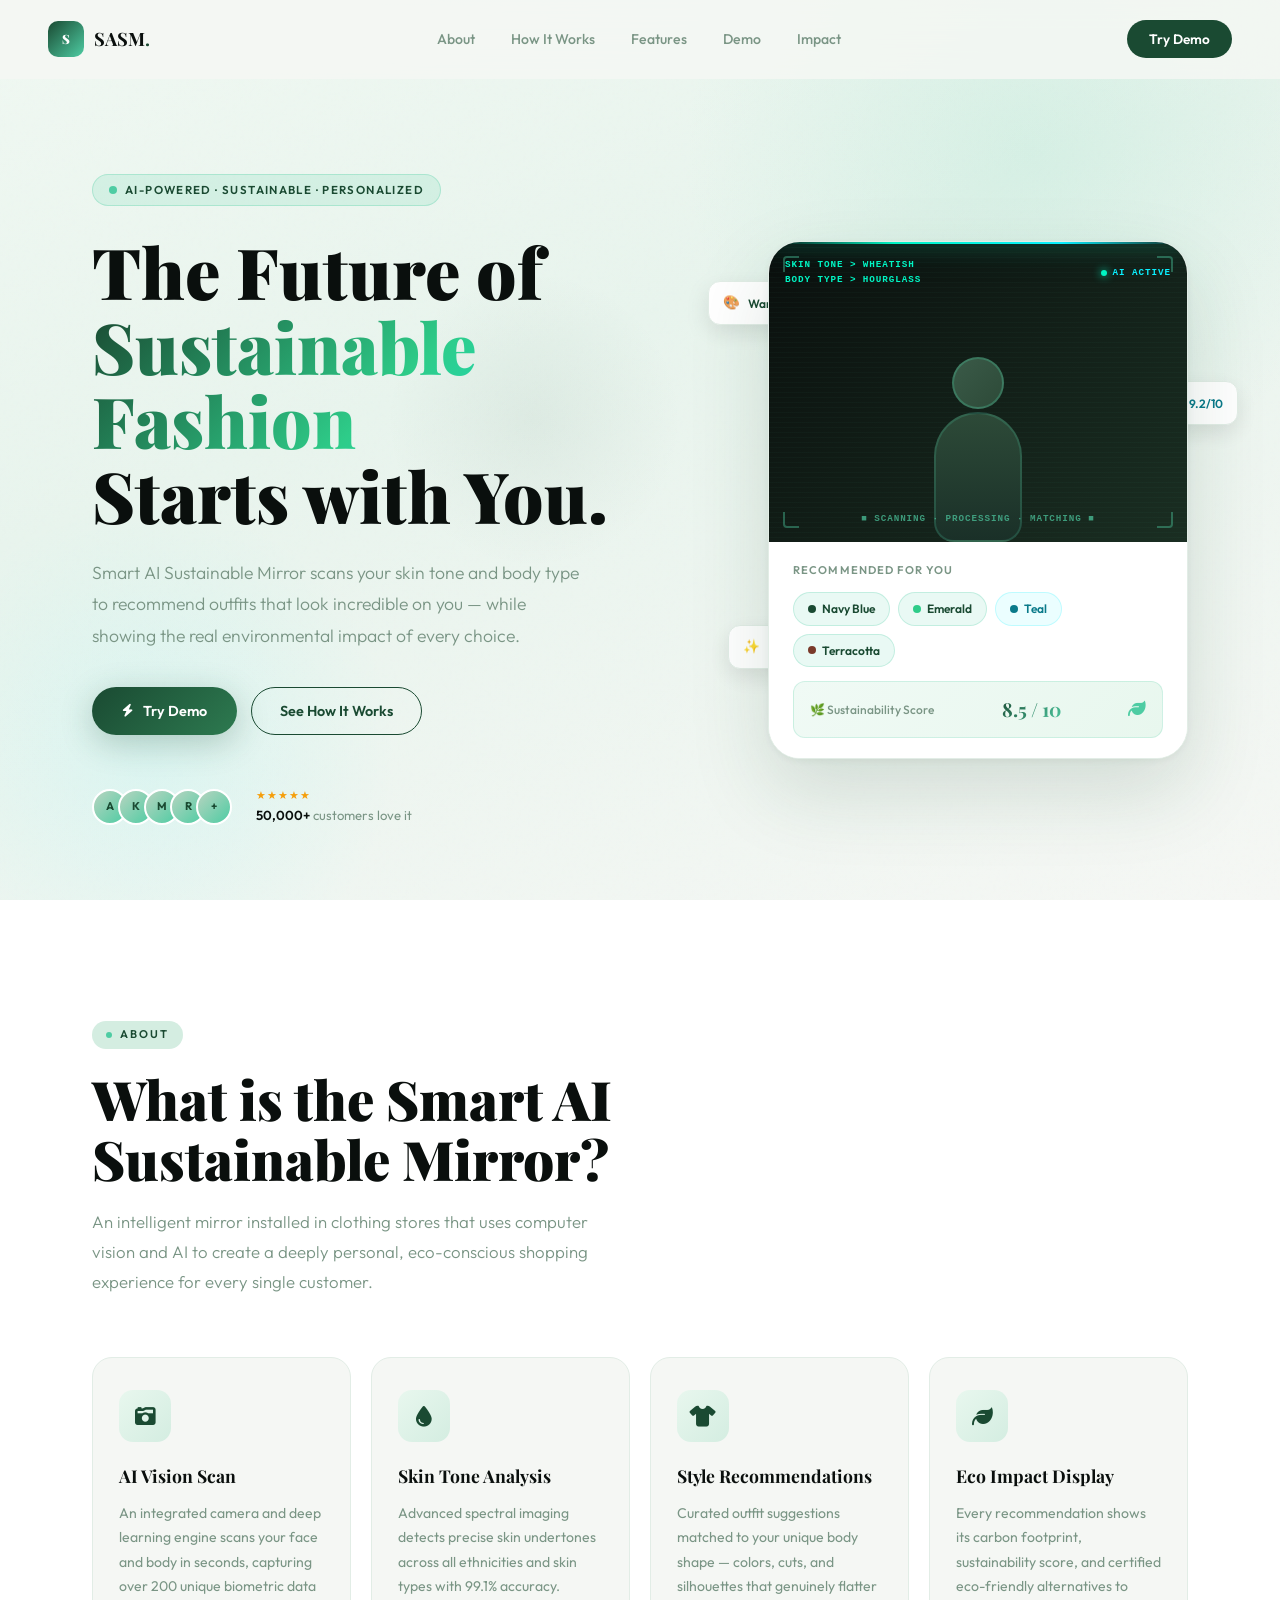
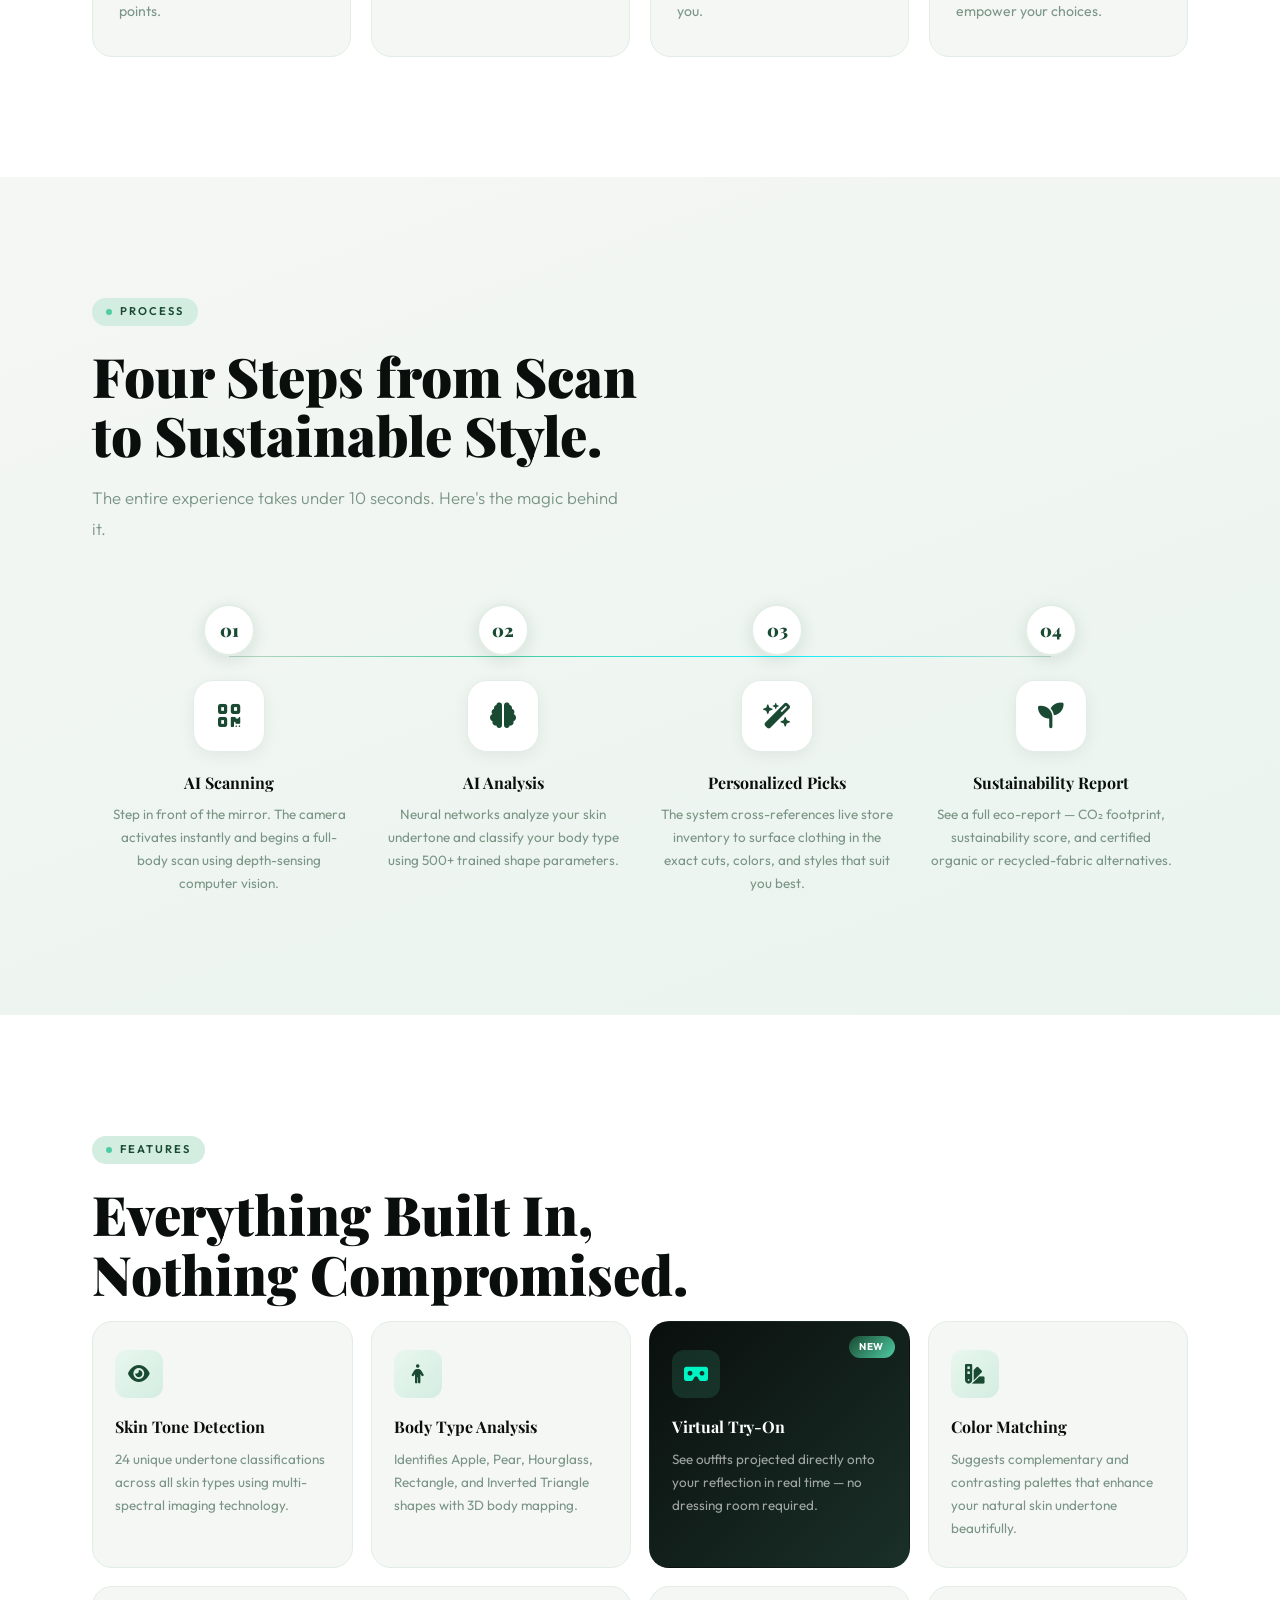
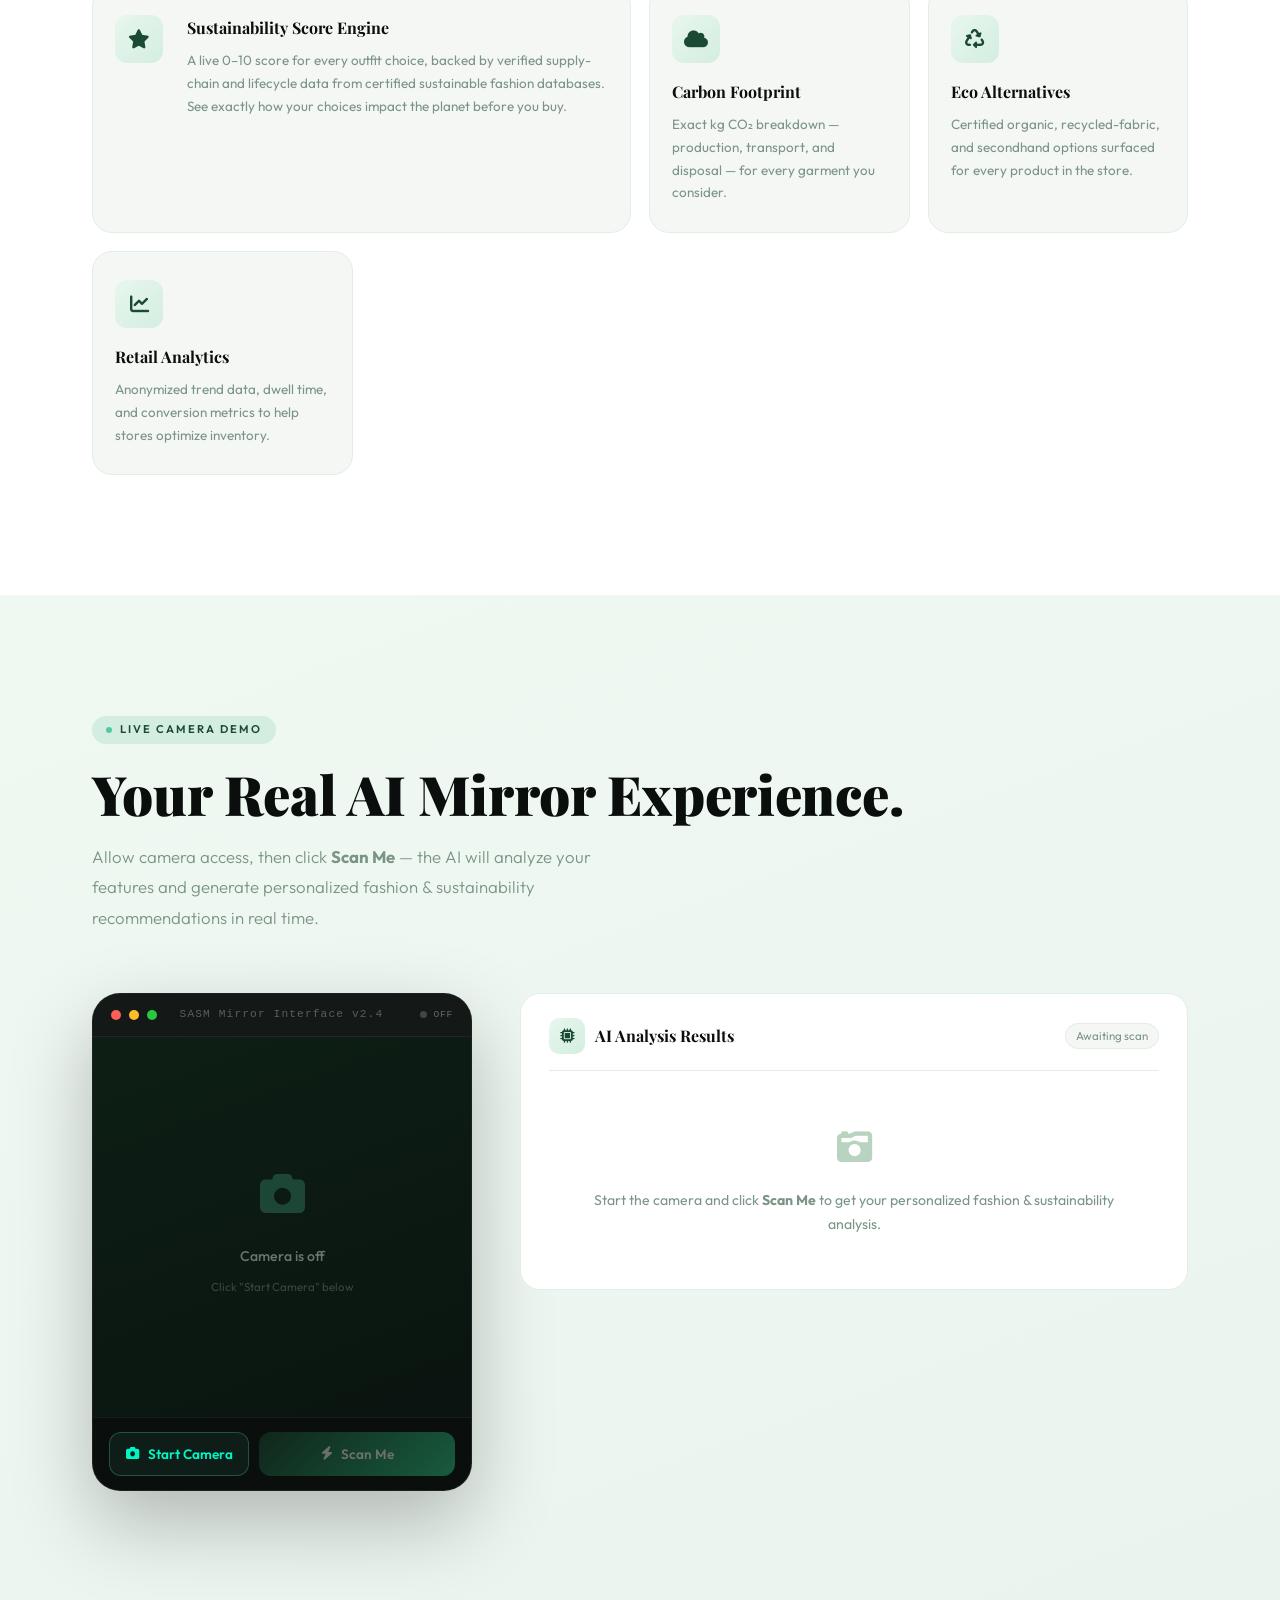
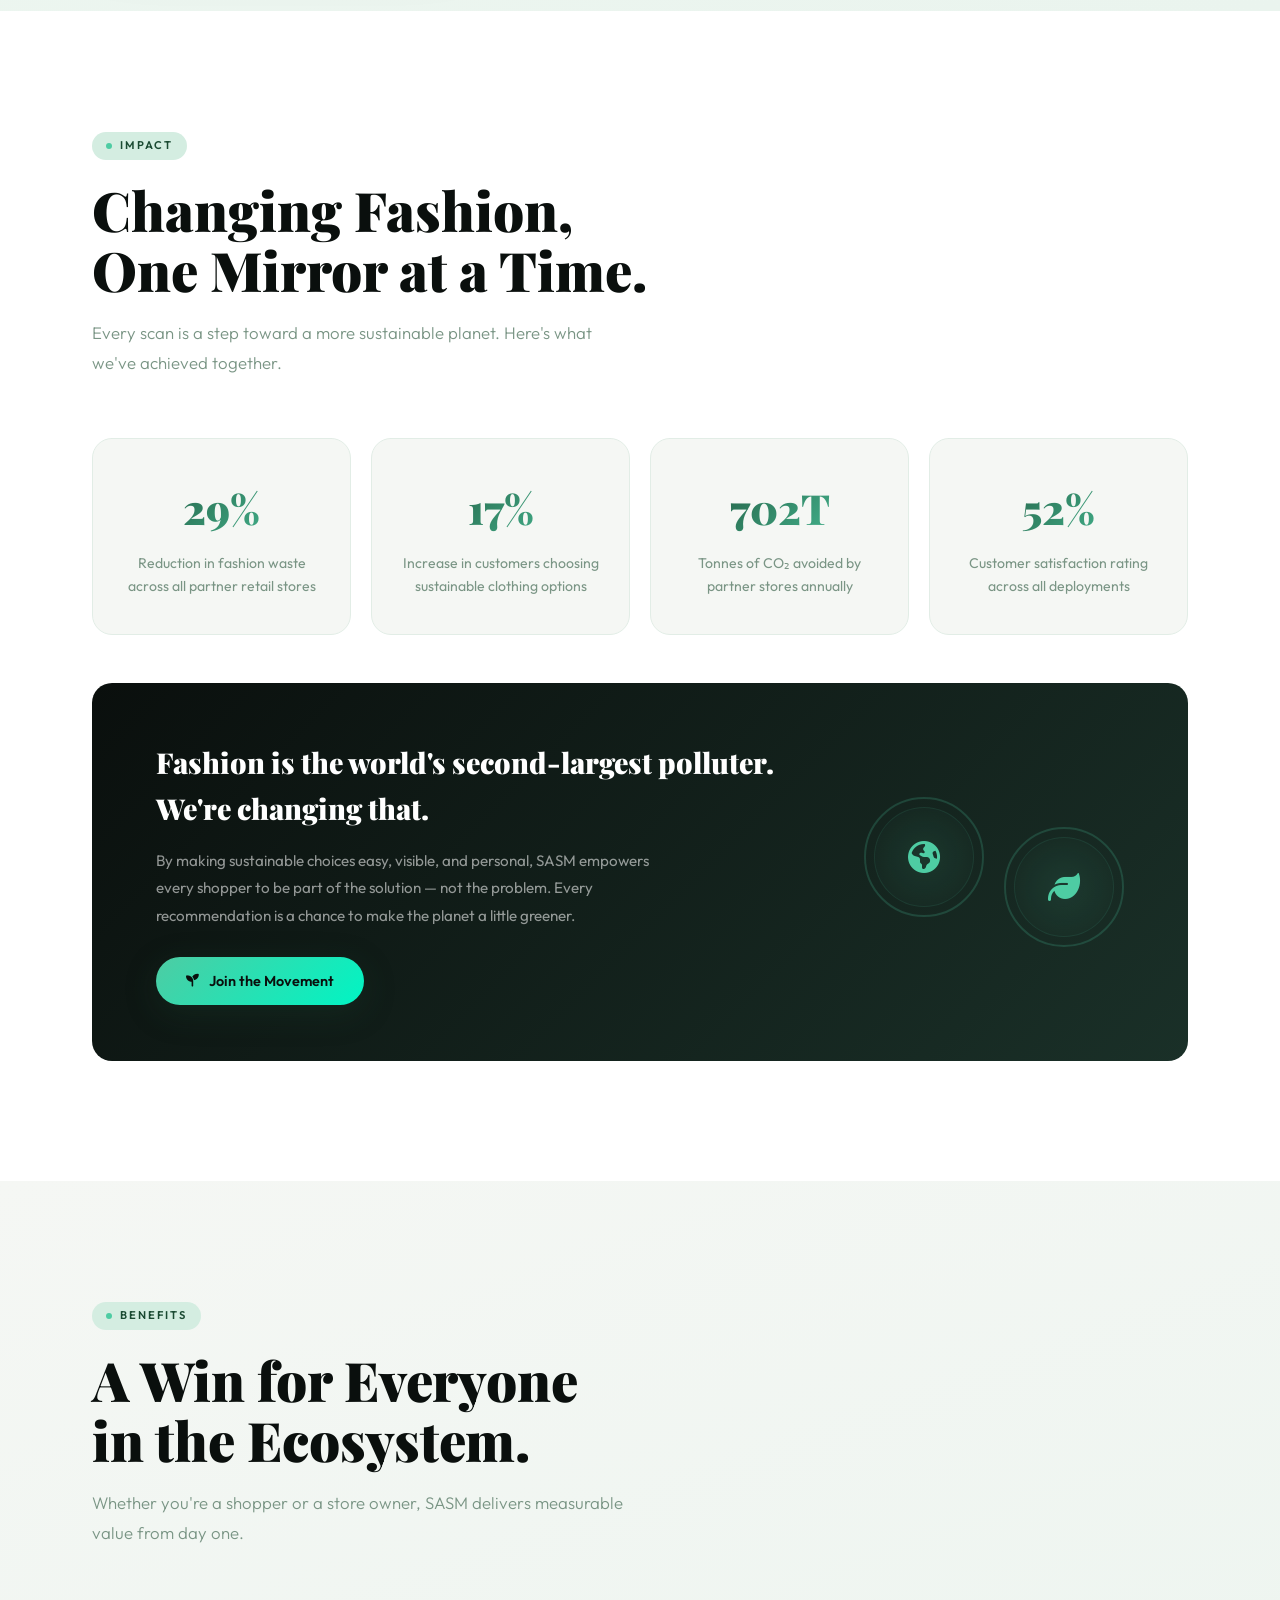
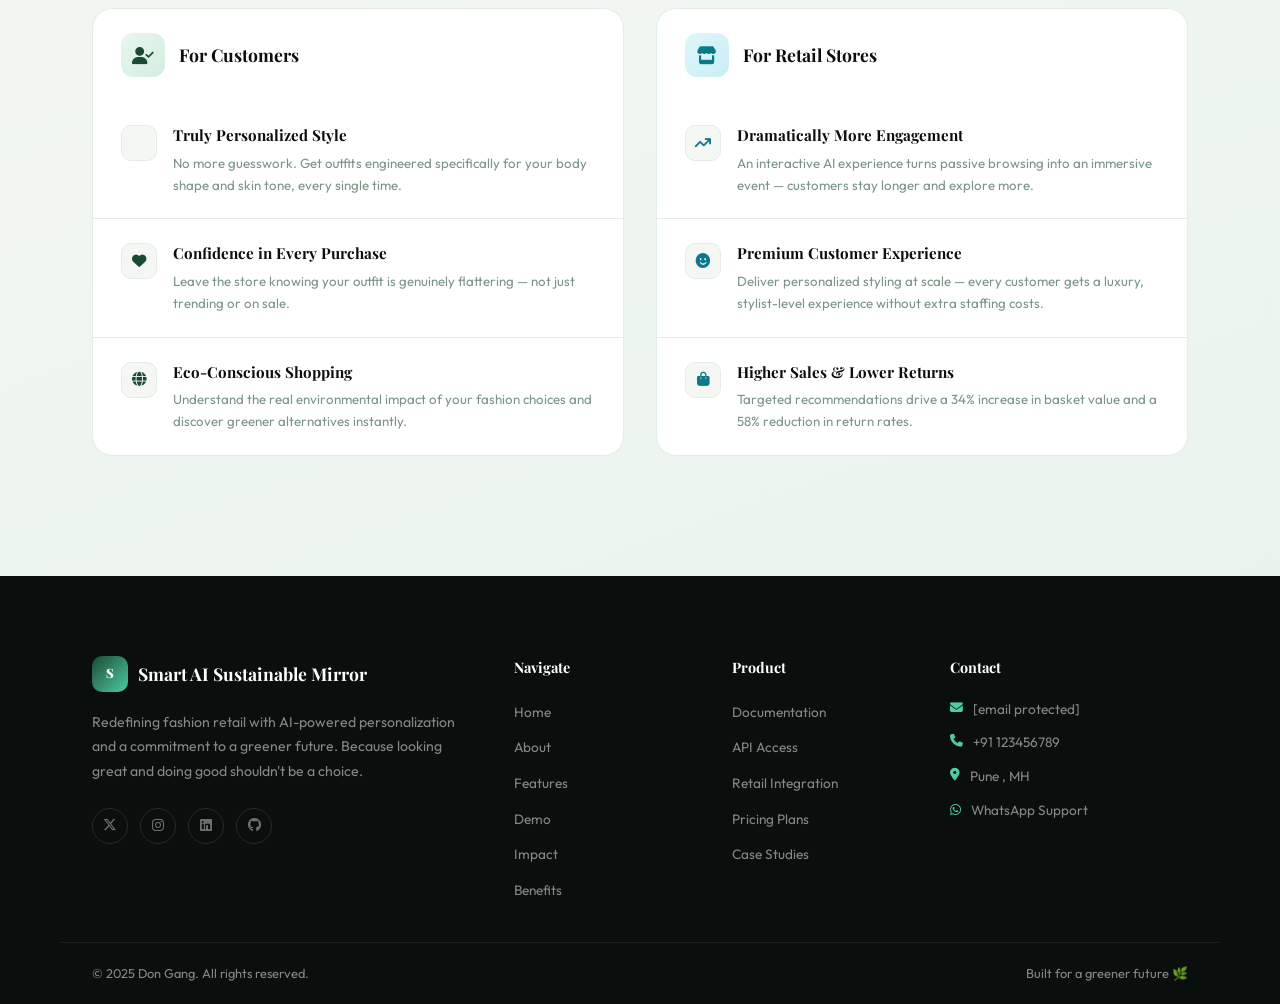
<file: sasm.html>
<!DOCTYPE html>
<html lang="en">
<head>
<meta charset="UTF-8"/>
<meta name="viewport" content="width=device-width, initial-scale=1.0"/>
<title>SASM — Smart AI Sustainable Mirror</title>
<link href="https://fonts.googleapis.com/css2?family=Playfair+Display:wght@400;700;900&family=Outfit:wght@300;400;500;600&display=swap" rel="stylesheet"/>
<link rel="stylesheet" href="https://cdnjs.cloudflare.com/ajax/libs/font-awesome/6.5.0/css/all.min.css"/>
<style>
/* ===================== RESET & ROOT ===================== */
*,*::before,*::after{margin:0;padding:0;box-sizing:border-box}
:root{
  --ink:#0a0f0d;
  --paper:#f5f7f4;
  --sage:#b8d4c0;
  --mint:#4ecca3;
  --forest:#1a4a32;
  --neon:#00f5c4;
  --blue:#0af0ff;
  --card:#ffffff;
  --border:#e2ede6;
  --text:#1c2b24;
  --muted:#7a9585;
  --ff-display:'Playfair Display',serif;
  --ff-body:'Outfit',sans-serif;
  --ease:cubic-bezier(.4,0,.2,1);
  --r:20px;
}
html{scroll-behavior:smooth;font-size:16px}
body{font-family:var(--ff-body);background:var(--paper);color:var(--text);overflow-x:hidden;line-height:1.6}
a{text-decoration:none;color:inherit}
ul{list-style:none}
img{max-width:100%;display:block}

/* ===================== SCROLLBAR ===================== */
::-webkit-scrollbar{width:6px}
::-webkit-scrollbar-track{background:var(--paper)}
::-webkit-scrollbar-thumb{background:var(--mint);border-radius:3px}

/* ===================== UTILITY ===================== */
.container{max-width:1160px;margin:0 auto;padding:0 32px}
.section{padding:120px 0}
.label{
  display:inline-flex;align-items:center;gap:8px;
  font-family:var(--ff-body);font-weight:600;font-size:.7rem;
  letter-spacing:.18em;text-transform:uppercase;
  color:var(--forest);background:#d4ede1;
  padding:5px 14px;border-radius:50px;margin-bottom:20px;
}
.label::before{content:'';width:6px;height:6px;background:var(--mint);border-radius:50%}
.section-title{
  font-family:var(--ff-display);font-size:clamp(2.2rem,4.5vw,3.4rem);
  font-weight:900;line-height:1.1;color:var(--ink);margin-bottom:18px;
}
.section-sub{
  font-size:1.05rem;color:var(--muted);max-width:540px;
  line-height:1.8;margin-bottom:60px;font-weight:300;
}
.btn-primary{
  display:inline-flex;align-items:center;gap:10px;
  padding:15px 30px;border-radius:50px;border:none;cursor:pointer;
  background:linear-gradient(135deg,var(--forest),#2d7a50);
  color:#fff;font-family:var(--ff-body);font-weight:600;font-size:.9rem;
  transition:all .3s var(--ease);box-shadow:0 8px 32px rgba(26,74,50,.25);
}
.btn-primary:hover{transform:translateY(-2px);box-shadow:0 12px 40px rgba(26,74,50,.35)}
.btn-primary i{font-size:.8rem}
.btn-outline{
  display:inline-flex;align-items:center;gap:10px;
  padding:14px 28px;border-radius:50px;
  border:1.5px solid var(--forest);background:transparent;
  color:var(--forest);font-family:var(--ff-body);font-weight:600;font-size:.9rem;
  cursor:pointer;transition:all .3s var(--ease);
}
.btn-outline:hover{background:var(--forest);color:#fff;transform:translateY(-2px)}
.card{
  background:#fff;border:1px solid var(--border);
  border-radius:var(--r);padding:36px 30px;
  transition:all .35s var(--ease);
}
.card:hover{transform:translateY(-6px);box-shadow:0 20px 60px rgba(26,74,50,.1);border-color:#b8d4c0}

/* reveal animation */
.reveal{opacity:0;transform:translateY(30px);transition:opacity .7s var(--ease),transform .7s var(--ease)}
.reveal.up{opacity:1;transform:translateY(0)}
.reveal-left{opacity:0;transform:translateX(-40px);transition:opacity .7s var(--ease),transform .7s var(--ease)}
.reveal-left.up{opacity:1;transform:translateX(0)}
.reveal-right{opacity:0;transform:translateX(40px);transition:opacity .7s var(--ease),transform .7s var(--ease)}
.reveal-right.up{opacity:1;transform:translateX(0)}

/* ===================== NAV ===================== */
.nav{
  position:fixed;top:0;left:0;right:0;z-index:999;
  display:flex;align-items:center;justify-content:space-between;
  padding:20px 48px;
  background:rgba(245,247,244,.85);
  backdrop-filter:blur(24px);-webkit-backdrop-filter:blur(24px);
  border-bottom:1px solid transparent;
  transition:all .4s var(--ease);
}
.nav.scrolled{padding:14px 48px;border-bottom-color:var(--border);background:rgba(245,247,244,.97)}
.nav-logo{display:flex;align-items:center;gap:10px}
.logo-mark{
  width:36px;height:36px;border-radius:10px;
  background:linear-gradient(135deg,var(--forest),var(--mint));
  display:flex;align-items:center;justify-content:center;
  color:#fff;font-family:var(--ff-display);font-weight:900;font-size:.8rem;
}
.logo-text{font-family:var(--ff-display);font-weight:700;font-size:1.15rem;color:var(--ink)}
.logo-text span{color:var(--forest)}
.nav-links{display:flex;align-items:center;gap:36px}
.nav-links a{font-size:.88rem;font-weight:500;color:var(--muted);transition:color .2s}
.nav-links a:hover{color:var(--forest)}
.nav-right{display:flex;align-items:center;gap:14px}
.nav-cta{
  padding:10px 22px;border-radius:50px;border:none;cursor:pointer;
  background:var(--forest);color:#fff;
  font-family:var(--ff-body);font-weight:600;font-size:.85rem;
  transition:all .3s var(--ease);
}
.nav-cta:hover{background:#2d7a50;transform:scale(1.03)}
.hamburger{display:none;flex-direction:column;gap:5px;cursor:pointer;padding:4px}
.hamburger span{width:22px;height:2px;background:var(--ink);border-radius:2px;transition:all .3s}
.mobile-menu{
  display:none;position:fixed;top:70px;left:0;right:0;z-index:998;
  background:rgba(245,247,244,.98);backdrop-filter:blur(20px);
  padding:24px 32px 32px;border-bottom:1px solid var(--border);
  transform:translateY(-10px);opacity:0;
  transition:all .3s var(--ease);pointer-events:none;
}
.mobile-menu.open{display:block;transform:translateY(0);opacity:1;pointer-events:all}
.mobile-menu a{display:block;padding:14px 0;font-size:1rem;font-weight:500;color:var(--text);border-bottom:1px solid var(--border)}
.mobile-menu a:last-child{border-bottom:none}

/* ===================== HERO ===================== */
.hero{
  min-height:100vh;
  background:linear-gradient(160deg,#f0f8f2 0%,#e8f4ed 40%,#f5f7f4 100%);
  position:relative;overflow:hidden;
  display:flex;align-items:center;
  padding-top:100px;
}
.hero-noise{
  position:absolute;inset:0;
  background-image:url("data:image/svg+xml,%3Csvg viewBox='0 0 256 256' xmlns='http://www.w3.org/2000/svg'%3E%3Cfilter id='noise'%3E%3CfeTurbulence type='fractalNoise' baseFrequency='0.9' numOctaves='4' stitchTiles='stitch'/%3E%3C/filter%3E%3Crect width='100%25' height='100%25' filter='url(%23noise)' opacity='0.03'/%3E%3C/svg%3E");
  pointer-events:none;opacity:.4;
}
.hero-circle{
  position:absolute;border-radius:50%;pointer-events:none;
}
.hc1{width:700px;height:700px;background:radial-gradient(circle,rgba(78,204,163,.12),transparent 70%);top:-200px;right:-100px}
.hc2{width:500px;height:500px;background:radial-gradient(circle,rgba(10,240,255,.08),transparent 70%);bottom:-100px;left:-100px}
.hc3{width:300px;height:300px;background:radial-gradient(circle,rgba(26,74,50,.06),transparent 70%);top:30%;left:30%}

.hero-inner{
  position:relative;z-index:1;width:100%;max-width:1160px;
  margin:0 auto;padding:0 32px;
  display:grid;grid-template-columns:1fr 420px;gap:60px;align-items:center;
}
.hero-badge{
  display:inline-flex;align-items:center;gap:8px;
  background:rgba(78,204,163,.15);border:1px solid rgba(78,204,163,.3);
  padding:6px 16px;border-radius:50px;margin-bottom:28px;
}
.badge-blink{width:8px;height:8px;background:var(--mint);border-radius:50%;animation:blink 2s infinite}
@keyframes blink{0%,100%{opacity:1;box-shadow:0 0 0 0 rgba(78,204,163,.4)}50%{opacity:.5;box-shadow:0 0 0 6px rgba(78,204,163,0)}}
.badge-text{font-size:.72rem;font-weight:600;letter-spacing:.12em;text-transform:uppercase;color:var(--forest)}

.hero-title{
  font-family:var(--ff-display);font-size:clamp(2.8rem,5.5vw,4.5rem);
  font-weight:900;line-height:1.06;color:var(--ink);margin-bottom:24px;
}
.hero-title .em{
  display:block;
  background:linear-gradient(135deg,var(--forest) 0%,#2ecc89 50%,var(--blue) 100%);
  -webkit-background-clip:text;-webkit-text-fill-color:transparent;background-clip:text;
}
.hero-desc{font-size:1.1rem;color:var(--muted);line-height:1.8;margin-bottom:36px;max-width:500px;font-weight:300}
.hero-btns{display:flex;gap:14px;flex-wrap:wrap;margin-bottom:52px}
.hero-proof{display:flex;align-items:center;gap:24px}
.proof-avatars{display:flex}
.proof-avatars span{
  width:36px;height:36px;border-radius:50%;border:2.5px solid #fff;
  background:linear-gradient(135deg,var(--sage),var(--mint));
  display:flex;align-items:center;justify-content:center;font-size:.7rem;font-weight:700;color:var(--forest);
  margin-left:-10px;
}
.proof-avatars span:first-child{margin-left:0}
.proof-text p{font-size:.82rem;color:var(--muted);font-weight:400}
.proof-text strong{color:var(--ink);font-weight:600}
.stars{color:#f59e0b;font-size:.7rem;letter-spacing:1px}

/* MIRROR CARD */
.mirror-card{
  position:relative;
  background:#fff;border:1px solid var(--border);
  border-radius:32px;overflow:hidden;
  box-shadow:0 32px 80px rgba(26,74,50,.15),0 2px 8px rgba(26,74,50,.06);
  animation:floatCard 5s ease-in-out infinite;
}
@keyframes floatCard{0%,100%{transform:translateY(0)}50%{transform:translateY(-12px)}}
.mirror-top{
  background:linear-gradient(135deg,var(--ink),#1a2e22);
  padding:28px 28px 0;position:relative;overflow:hidden;
  height:300px;
}
.mt-scan{
  position:absolute;inset:0;
  background:repeating-linear-gradient(0deg,transparent,transparent 4px,rgba(78,204,163,.03) 4px,rgba(78,204,163,.03) 5px);
}
.mt-scanline{
  position:absolute;left:0;right:0;height:2px;
  background:linear-gradient(90deg,transparent,var(--neon) 30%,var(--blue) 70%,transparent);
  box-shadow:0 0 20px var(--neon),0 0 40px rgba(78,204,163,.4);
  animation:scanDown 2.8s linear infinite;top:0;
}
@keyframes scanDown{0%{top:0;opacity:1}95%{opacity:1}100%{top:100%;opacity:0}}
.mt-person{
  position:absolute;bottom:0;left:50%;transform:translateX(-50%);
  display:flex;flex-direction:column;align-items:center;
}
.p-head{
  width:52px;height:52px;border-radius:50%;
  background:linear-gradient(135deg,#3a5a48,#2d4a38);
  border:2px solid rgba(78,204,163,.3);margin-bottom:3px;
}
.p-body{
  width:88px;height:130px;border-radius:44px 44px 20px 20px;
  background:linear-gradient(180deg,#2d4a38,#1a3028);
  border:2px solid rgba(78,204,163,.2);
}
.mt-overlay{
  position:absolute;inset:0;
  display:flex;flex-direction:column;justify-content:space-between;
  padding:16px;pointer-events:none;
}
.hud{font-family:monospace;font-size:.58rem;letter-spacing:.1em;font-weight:700}
.hud-top{display:flex;justify-content:space-between}
.hud-tl{color:var(--neon)}
.hud-tr{color:var(--blue);display:flex;align-items:center;gap:6px}
.hud-dot{width:6px;height:6px;background:var(--neon);border-radius:50%;box-shadow:0 0 8px var(--neon);animation:blink 1.5s infinite}
.hud-bot{color:rgba(78,204,163,.7);text-align:center}
.corner{position:absolute;width:16px;height:16px;border-color:rgba(78,204,163,.4);border-style:solid}
.corner.tl{top:14px;left:14px;border-width:2px 0 0 2px;border-radius:4px 0 0 0}
.corner.tr{top:14px;right:14px;border-width:2px 2px 0 0;border-radius:0 4px 0 0}
.corner.bl{bottom:14px;left:14px;border-width:0 0 2px 2px;border-radius:0 0 0 4px}
.corner.br{bottom:14px;right:14px;border-width:0 2px 2px 0;border-radius:0 0 4px 0}

.mirror-bottom{padding:20px 24px;background:#fff}
.mb-title{font-size:.7rem;font-weight:600;letter-spacing:.1em;text-transform:uppercase;color:var(--muted);margin-bottom:12px}
.mb-chips{display:flex;flex-wrap:wrap;gap:8px;margin-bottom:14px}
.chip{
  padding:6px 14px;border-radius:50px;font-size:.75rem;font-weight:600;
  display:flex;align-items:center;gap:6px;
}
.chip.green{background:rgba(78,204,163,.12);color:var(--forest);border:1px solid rgba(78,204,163,.25)}
.chip.blue{background:rgba(10,240,255,.08);color:#0a7a8a;border:1px solid rgba(10,240,255,.2)}
.chip-dot{width:8px;height:8px;border-radius:50%}
.mb-score{
  display:flex;align-items:center;justify-content:space-between;
  background:linear-gradient(135deg,#f0faf5,#e8f7ee);
  padding:12px 16px;border-radius:12px;border:1px solid rgba(78,204,163,.2);
}
.score-label{font-size:.75rem;color:var(--muted);font-weight:500}
.score-val{
  font-family:var(--ff-display);font-size:1.2rem;font-weight:700;
  background:linear-gradient(135deg,var(--forest),var(--mint));
  -webkit-background-clip:text;-webkit-text-fill-color:transparent;background-clip:text;
}
.score-ico{color:var(--mint);font-size:1.1rem}
.floating-tag{
  position:absolute;background:#fff;border:1px solid var(--border);
  border-radius:12px;padding:10px 14px;
  box-shadow:0 8px 24px rgba(0,0,0,.1);
  font-size:.75rem;font-weight:600;display:flex;align-items:center;gap:8px;
  white-space:nowrap;
}
.ft1{top:40px;left:-60px;color:var(--forest);animation:ft1float 4s ease-in-out infinite}
.ft2{top:140px;right:-50px;color:#0a7a8a;animation:ft2float 4.5s ease-in-out infinite}
.ft3{bottom:90px;left:-40px;color:var(--forest);animation:ft1float 5s ease-in-out infinite 1s}
@keyframes ft1float{0%,100%{transform:translateY(0) rotate(-2deg)}50%{transform:translateY(-8px) rotate(-1deg)}}
@keyframes ft2float{0%,100%{transform:translateY(0) rotate(2deg)}50%{transform:translateY(-10px) rotate(1deg)}}
.fti{font-size:.85rem}

/* ===================== ABOUT ===================== */
.about{background:#fff}
.about-grid{display:grid;grid-template-columns:repeat(4,1fr);gap:20px;margin-top:0}
.about-card{
  background:var(--paper);border:1px solid var(--border);
  border-radius:var(--r);padding:32px 26px;
  transition:all .35s var(--ease);cursor:default;
  position:relative;overflow:hidden;
}
.about-card::after{
  content:'';position:absolute;bottom:0;left:0;right:0;height:3px;
  background:linear-gradient(90deg,var(--forest),var(--mint));
  transform:scaleX(0);transform-origin:left;transition:transform .4s var(--ease);
}
.about-card:hover::after{transform:scaleX(1)}
.about-card:hover{background:#fff;transform:translateY(-6px);box-shadow:0 16px 48px rgba(26,74,50,.1)}
.ac-icon{
  width:52px;height:52px;border-radius:14px;
  background:linear-gradient(135deg,#e8f7ee,#d4ede1);
  display:flex;align-items:center;justify-content:center;
  font-size:1.3rem;color:var(--forest);margin-bottom:20px;
}
.about-card h3{font-family:var(--ff-display);font-weight:700;font-size:1.1rem;color:var(--ink);margin-bottom:10px}
.about-card p{font-size:.88rem;color:var(--muted);line-height:1.75}

/* ===================== HOW IT WORKS ===================== */
.hiw{background:linear-gradient(160deg,#f5f7f4,#eaf4ee)}
.hiw-steps{display:grid;grid-template-columns:repeat(4,1fr);gap:0;position:relative;margin-top:0}
.hiw-steps::before{
  content:'';position:absolute;top:52px;left:12.5%;right:12.5%;height:1px;
  background:linear-gradient(90deg,var(--sage),var(--mint),var(--blue),var(--sage));
  z-index:0;
}
.step{
  display:flex;flex-direction:column;align-items:center;
  text-align:center;padding:0 16px;position:relative;z-index:1;
}
.step-num{
  width:52px;height:52px;border-radius:50%;
  background:#fff;border:2px solid var(--border);
  display:flex;align-items:center;justify-content:center;
  font-family:var(--ff-display);font-weight:900;font-size:1.1rem;
  color:var(--forest);margin-bottom:24px;
  box-shadow:0 4px 16px rgba(26,74,50,.12);
  transition:all .3s;
}
.step:hover .step-num{
  background:linear-gradient(135deg,var(--forest),var(--mint));
  color:#fff;border-color:transparent;transform:scale(1.1);
  box-shadow:0 8px 24px rgba(26,74,50,.25);
}
.step-icon-wrap{
  width:72px;height:72px;border-radius:20px;
  background:#fff;border:1px solid var(--border);
  display:flex;align-items:center;justify-content:center;
  font-size:1.6rem;color:var(--forest);margin-bottom:18px;
  box-shadow:0 4px 16px rgba(0,0,0,.06);
  transition:all .35s var(--ease);
}
.step:hover .step-icon-wrap{
  background:linear-gradient(135deg,#e8f7ee,#d4ede1);
  border-color:rgba(78,204,163,.3);
  transform:translateY(-4px);box-shadow:0 12px 32px rgba(26,74,50,.15);
}
.step h3{font-family:var(--ff-display);font-weight:700;font-size:1rem;color:var(--ink);margin-bottom:8px}
.step p{font-size:.84rem;color:var(--muted);line-height:1.7}

/* ===================== FEATURES ===================== */
.features-section{background:#fff}
.feat-grid{display:grid;grid-template-columns:repeat(4,1fr);gap:18px}
.feat-card{
  background:var(--paper);border:1px solid var(--border);
  border-radius:var(--r);padding:28px 22px;
  transition:all .35s var(--ease);cursor:default;position:relative;overflow:hidden;
}
.feat-card.wide{grid-column:span 2;display:flex;gap:24px;align-items:flex-start}
.feat-card:hover{background:#fff;transform:translateY(-5px);box-shadow:0 16px 48px rgba(26,74,50,.1);border-color:var(--sage)}
.feat-card.highlight{
  background:linear-gradient(135deg,var(--ink),#1a3028);
  border-color:transparent;color:#fff;
}
.feat-card.highlight p{color:rgba(255,255,255,.6)}
.feat-card.highlight h3{color:#fff}
.feat-card.highlight .fi{background:rgba(78,204,163,.15);color:var(--neon)}
.fi{
  width:48px;height:48px;min-width:48px;border-radius:12px;
  background:linear-gradient(135deg,#e8f7ee,#d4ede1);
  display:flex;align-items:center;justify-content:center;
  font-size:1.2rem;color:var(--forest);margin-bottom:16px;
}
.feat-card.wide .fi{margin-bottom:0}
.feat-card h3{font-family:var(--ff-display);font-weight:700;font-size:1rem;color:var(--ink);margin-bottom:8px}
.feat-card p{font-size:.84rem;color:var(--muted);line-height:1.7}
.feat-new{
  position:absolute;top:14px;right:14px;
  padding:3px 10px;border-radius:50px;
  background:linear-gradient(135deg,var(--forest),var(--mint));
  color:#fff;font-size:.62rem;font-weight:700;letter-spacing:.1em;
}

/* ===================== DEMO ===================== */
.demo-section{background:linear-gradient(160deg,#f0f8f2,#eaf4ee)}
.demo-wrap{display:grid;grid-template-columns:380px 1fr;gap:48px;align-items:start}
.demo-mirror-wrap{position:sticky;top:110px}
.demo-device{
  background:var(--ink);border-radius:28px;overflow:hidden;
  border:1px solid rgba(255,255,255,.08);
  box-shadow:0 32px 80px rgba(0,0,0,.25);
}
.dd-header{
  background:rgba(255,255,255,.04);padding:12px 18px;
  display:flex;align-items:center;gap:8px;
  border-bottom:1px solid rgba(255,255,255,.06);
}
.dd-dot{width:10px;height:10px;border-radius:50%}
.dd-dot:nth-child(1){background:#ff5f56}
.dd-dot:nth-child(2){background:#ffbd2e}
.dd-dot:nth-child(3){background:#27c93f}
.dd-title{margin-left:auto;margin-right:auto;font-size:.7rem;letter-spacing:.1em;color:rgba(255,255,255,.3);font-family:monospace}
.dd-screen{position:relative;height:380px;overflow:hidden}
.dd-scanlines{
  position:absolute;inset:0;pointer-events:none;z-index:2;
  background:repeating-linear-gradient(0deg,transparent,transparent 3px,rgba(255,255,255,.015) 3px,rgba(255,255,255,.015) 4px);
}
.dd-scan-bar{
  position:absolute;left:0;right:0;height:3px;
  background:linear-gradient(90deg,transparent,var(--neon) 20%,var(--blue) 80%,transparent);
  box-shadow:0 0 20px var(--neon);
  animation:ddScan 2.5s linear infinite;z-index:3;
}
@keyframes ddScan{0%{top:0;opacity:1}95%{opacity:.8}100%{top:100%;opacity:0}}
.dd-person{
  position:absolute;bottom:0;left:50%;transform:translateX(-50%);
  display:flex;flex-direction:column;align-items:center;gap:4px;z-index:1;
}
.ddp-head{
  width:56px;height:56px;border-radius:50%;
  background:linear-gradient(135deg,#4a7a60,#2d5a40);
  box-shadow:0 0 20px rgba(78,204,163,.3);
}
.ddp-body{
  width:96px;height:160px;border-radius:48px 48px 24px 24px;
  background:linear-gradient(180deg,#3a6050,#1a3028);
  box-shadow:0 0 30px rgba(78,204,163,.2);
}
.dd-grid{
  position:absolute;inset:0;z-index:1;
  background-image:linear-gradient(rgba(78,204,163,.05) 1px,transparent 1px),linear-gradient(90deg,rgba(78,204,163,.05) 1px,transparent 1px);
  background-size:40px 40px;
}
.dd-corners .dc{position:absolute;width:20px;height:20px;border-color:rgba(78,204,163,.5);border-style:solid}
.dc.tl{top:16px;left:16px;border-width:2px 0 0 2px;border-radius:4px 0 0 0}
.dc.tr{top:16px;right:16px;border-width:2px 2px 0 0;border-radius:0 4px 0 0}
.dc.bl{bottom:16px;left:16px;border-width:0 0 2px 2px;border-radius:0 0 0 4px}
.dc.br{bottom:16px;right:16px;border-width:0 2px 2px 0;border-radius:0 0 4px 0}
.dd-status{
  position:absolute;bottom:16px;left:0;right:0;text-align:center;
  font-family:monospace;font-size:.62rem;letter-spacing:.12em;
  color:var(--neon);z-index:4;text-shadow:0 0 10px rgba(0,245,196,.5);
}
.dd-footer{padding:16px 18px;border-top:1px solid rgba(255,255,255,.06)}
.demo-run-btn{
  width:100%;padding:13px;border-radius:12px;border:none;cursor:pointer;
  background:linear-gradient(135deg,var(--forest),#2ecc89);
  color:#fff;font-family:var(--ff-body);font-weight:600;font-size:.9rem;
  transition:all .3s var(--ease);display:flex;align-items:center;justify-content:center;gap:10px;
}
.demo-run-btn:hover{transform:translateY(-1px);box-shadow:0 8px 24px rgba(26,74,50,.4)}
.demo-run-btn:disabled{opacity:.6;cursor:not-allowed;transform:none}

.results-panel{display:flex;flex-direction:column;gap:16px}
.rp-card{
  background:#fff;border:1px solid var(--border);border-radius:var(--r);
  padding:24px 28px;
}
.rp-header{
  display:flex;align-items:center;gap:10px;margin-bottom:20px;
  padding-bottom:16px;border-bottom:1px solid var(--border);
}
.rp-header-icon{
  width:36px;height:36px;border-radius:10px;
  background:linear-gradient(135deg,#e8f7ee,#d4ede1);
  display:flex;align-items:center;justify-content:center;color:var(--forest);font-size:.9rem;
}
.rp-header h3{font-family:var(--ff-display);font-weight:700;font-size:1rem;color:var(--ink)}
.rp-status{margin-left:auto;font-size:.72rem;color:var(--muted);background:var(--paper);padding:3px 10px;border-radius:50px;border:1px solid var(--border)}
.result-row{
  display:flex;justify-content:space-between;align-items:center;
  padding:11px 0;border-bottom:1px solid var(--border);
}
.result-row:last-child{border-bottom:none;padding-bottom:0}
.rr-key{font-size:.82rem;color:var(--muted);font-weight:500}
.rr-val{
  font-weight:600;font-size:.88rem;color:var(--ink);text-align:right;max-width:55%;
  opacity:0;transform:translateX(10px);transition:all .4s var(--ease);
}
.rr-val.show{opacity:1;transform:translateX(0)}
.rr-val.placeholder{opacity:1;transform:none;color:var(--muted);font-weight:400;font-style:italic}

.chips-row{display:flex;flex-wrap:wrap;gap:8px}
.style-chip{
  padding:7px 16px;border-radius:50px;font-size:.78rem;font-weight:600;
  background:var(--paper);border:1px solid var(--border);color:var(--text);
  opacity:0;transform:translateY(8px);transition:all .4s var(--ease);
}
.style-chip.show{opacity:1;transform:translateY(0)}

.sus-card-demo{background:#fff;border:1px solid var(--border);border-radius:var(--r);padding:24px 28px}
.sus-card-demo.hidden{display:none}
.sc-title{display:flex;align-items:center;gap:10px;margin-bottom:20px}
.sc-title .sct-icon{width:36px;height:36px;border-radius:10px;background:linear-gradient(135deg,#e8f7ee,#d4ede1);display:flex;align-items:center;justify-content:center;color:var(--forest);font-size:.9rem}
.sc-title h3{font-family:var(--ff-display);font-weight:700;font-size:1rem;color:var(--ink)}
.score-display{
  display:flex;align-items:center;gap:16px;
  background:linear-gradient(135deg,#f0faf5,#e8f7ee);
  padding:16px 20px;border-radius:14px;margin-bottom:16px;
  border:1px solid rgba(78,204,163,.2);
}
.score-circle{
  width:60px;height:60px;border-radius:50%;
  background:linear-gradient(135deg,var(--forest),var(--mint));
  display:flex;flex-direction:column;align-items:center;justify-content:center;
  color:#fff;flex-shrink:0;
}
.score-circle .sn{font-family:var(--ff-display);font-weight:900;font-size:1.2rem;line-height:1}
.score-circle .sd{font-size:.52rem;opacity:.7;letter-spacing:.05em}
.score-info h4{font-family:var(--ff-display);font-size:1rem;font-weight:700;color:var(--ink);margin-bottom:4px}
.score-info p{font-size:.8rem;color:var(--muted)}
.bar-row{display:flex;align-items:center;gap:12px;margin-bottom:16px}
.bar-label{font-size:.8rem;color:var(--muted);width:80px;flex-shrink:0}
.bar-track{flex:1;height:7px;background:var(--paper);border-radius:4px;overflow:hidden;border:1px solid var(--border)}
.bar-fill{height:100%;border-radius:4px;width:0;transition:width 1.4s var(--ease)}
.bf-eco{background:linear-gradient(90deg,var(--forest),var(--mint))}
.bf-co2{background:linear-gradient(90deg,#0a7a8a,var(--blue))}
.bar-val{font-size:.78rem;font-weight:600;color:var(--ink);width:40px;text-align:right;flex-shrink:0}
.eco-box{background:linear-gradient(135deg,#f0faf5,#e8f7ee);border-radius:12px;padding:14px 16px;border:1px solid rgba(78,204,163,.2)}
.eco-box-title{font-size:.72rem;font-weight:600;letter-spacing:.08em;text-transform:uppercase;color:var(--forest);margin-bottom:10px}
.eco-chips{display:flex;flex-wrap:wrap;gap:7px}
.eco-chip{
  padding:5px 13px;border-radius:50px;font-size:.73rem;font-weight:600;
  background:#fff;border:1px solid rgba(78,204,163,.25);color:var(--forest);
  display:flex;align-items:center;gap:5px;
}

/* ===================== SUSTAINABILITY ===================== */
.sus-section{background:#fff}
.sus-stats{display:grid;grid-template-columns:repeat(4,1fr);gap:20px;margin-bottom:48px}
.sus-stat{
  background:var(--paper);border:1px solid var(--border);border-radius:var(--r);
  padding:36px 24px;text-align:center;transition:all .35s var(--ease);
}
.sus-stat:hover{background:#fff;transform:translateY(-5px);box-shadow:0 12px 40px rgba(26,74,50,.1);border-color:var(--sage)}
.sus-stat-num{
  font-family:var(--ff-display);font-size:2.6rem;font-weight:900;
  background:linear-gradient(135deg,var(--forest),var(--mint));
  -webkit-background-clip:text;-webkit-text-fill-color:transparent;background-clip:text;
  margin-bottom:10px;
}
.sus-stat p{font-size:.88rem;color:var(--muted);line-height:1.65}
.sus-banner{
  background:linear-gradient(135deg,var(--ink),#1a3028);
  border-radius:var(--r);padding:56px 64px;
  display:grid;grid-template-columns:1fr auto;gap:48px;align-items:center;
}
.sb-text h3{font-family:var(--ff-display);font-size:1.8rem;font-weight:900;color:#fff;margin-bottom:16px}
.sb-text p{color:rgba(255,255,255,.55);line-height:1.8;font-size:.95rem;margin-bottom:28px;max-width:500px}
.sb-text .btn-primary{background:linear-gradient(135deg,var(--mint),var(--neon));color:var(--ink)}
.sb-visual{display:flex;gap:20px}
.sv-ring{
  width:120px;height:120px;border-radius:50%;
  border:2px solid rgba(78,204,163,.2);
  display:flex;align-items:center;justify-content:center;position:relative;
}
.sv-ring::before{
  content:'';position:absolute;
  top:8px;left:8px;right:8px;bottom:8px;border-radius:50%;
  background:radial-gradient(circle,rgba(78,204,163,.1),transparent);
  border:1px solid rgba(78,204,163,.1);
}
.sv-ring i{color:var(--mint);font-size:2rem;z-index:1}
.sv-ring:nth-child(1){animation:spin 10s linear infinite}
.sv-ring:nth-child(2){animation:spin 14s linear infinite reverse;margin-top:30px}
@keyframes spin{to{transform:rotate(360deg)}}

/* ===================== BENEFITS ===================== */
.benefits-section{background:linear-gradient(160deg,#f5f7f4,#eaf4ee)}
.ben-grid{display:grid;grid-template-columns:1fr 1fr;gap:32px}
.ben-col{display:flex;flex-direction:column;gap:0}
.ben-col-header{
  display:flex;align-items:center;gap:14px;padding:24px 28px;
  background:#fff;border:1px solid var(--border);border-radius:var(--r) var(--r) 0 0;
  border-bottom:none;
}
.ben-col-header .bch-icon{
  width:44px;height:44px;border-radius:12px;
  display:flex;align-items:center;justify-content:center;font-size:1.1rem;
}
.ben-col:first-child .bch-icon{background:linear-gradient(135deg,#e8f7ee,#d4ede1);color:var(--forest)}
.ben-col:last-child .bch-icon{background:linear-gradient(135deg,#e0f6fa,#c8eef5);color:#0a7a8a}
.ben-col-header h3{font-family:var(--ff-display);font-weight:700;font-size:1.1rem;color:var(--ink)}
.ben-item{
  background:#fff;border:1px solid var(--border);padding:22px 28px;
  display:flex;gap:16px;align-items:flex-start;border-top:none;
  transition:all .3s var(--ease);
}
.ben-item:last-child{border-radius:0 0 var(--r) var(--r)}
.ben-item:hover{background:#fafcfa;transform:translateX(4px)}
.ben-item .bi-icon{
  width:36px;height:36px;min-width:36px;border-radius:10px;
  background:var(--paper);display:flex;align-items:center;justify-content:center;
  font-size:.9rem;color:var(--forest);border:1px solid var(--border);margin-top:2px;
}
.ben-col:last-child .bi-icon{color:#0a7a8a}
.ben-item h4{font-family:var(--ff-display);font-weight:700;font-size:.95rem;color:var(--ink);margin-bottom:5px}
.ben-item p{font-size:.83rem;color:var(--muted);line-height:1.65}

/* ===================== FOOTER ===================== */
.footer{background:var(--ink);color:rgba(255,255,255,.5)}
.footer-body{
  max-width:1160px;margin:0 auto;padding:80px 32px 40px;
  display:grid;grid-template-columns:2.2fr 1fr 1fr 1.4fr;gap:48px;
}
.footer-brand-logo{display:flex;align-items:center;gap:10px;margin-bottom:18px}
.fbl-mark{
  width:36px;height:36px;border-radius:10px;
  background:linear-gradient(135deg,var(--forest),var(--mint));
  display:flex;align-items:center;justify-content:center;
  color:#fff;font-family:var(--ff-display);font-weight:900;font-size:.8rem;
}
.fbl-text{font-family:var(--ff-display);font-weight:700;font-size:1.1rem;color:#fff}
.footer-brand p{font-size:.88rem;line-height:1.75;margin-bottom:24px}
.socials{display:flex;gap:12px}
.socials a{
  width:36px;height:36px;border-radius:50%;
  border:1px solid rgba(255,255,255,.1);
  display:flex;align-items:center;justify-content:center;
  font-size:.85rem;color:rgba(255,255,255,.4);
  transition:all .3s var(--ease);
}
.socials a:hover{border-color:var(--mint);color:var(--mint);background:rgba(78,204,163,.08)}
.footer-col h4{font-family:var(--ff-display);font-weight:700;font-size:.9rem;color:#fff;margin-bottom:20px}
.footer-col ul{display:flex;flex-direction:column;gap:10px}
.footer-col a{font-size:.85rem;transition:color .2s}
.footer-col a:hover{color:var(--mint)}
.footer-contact-item{display:flex;align-items:flex-start;gap:10px;font-size:.85rem;margin-bottom:12px}
.footer-contact-item i{color:var(--mint);margin-top:3px;font-size:.8rem}
.footer-bottom{
  border-top:1px solid rgba(255,255,255,.07);
  max-width:1160px;margin:0 auto;padding:20px 32px;
  display:flex;justify-content:space-between;align-items:center;
  font-size:.8rem;
}
.footer-bottom span{color:var(--mint)}

/* ===================== CAMERA DEMO ===================== */
.dd-header{position:relative}
.cam-indicator{
  margin-left:auto;display:flex;align-items:center;gap:6px;
  font-family:monospace;font-size:.6rem;letter-spacing:.08em;color:rgba(255,255,255,.35);
}
.cam-dot{
  width:7px;height:7px;border-radius:50%;background:#444;
  transition:background .3s;
}
.cam-dot.live{background:#00f5c4;box-shadow:0 0 8px #00f5c4;animation:blink 1.5s infinite}
@keyframes blink{0%,100%{opacity:1}50%{opacity:.4}}

/* Camera placeholder */
.cam-placeholder{
  position:absolute;inset:0;z-index:5;
  display:flex;flex-direction:column;align-items:center;justify-content:center;gap:10px;
  background:linear-gradient(160deg,#0d1f15,#0a1410);
  color:rgba(255,255,255,.3);text-align:center;transition:opacity .4s;
}
.cam-placeholder.hidden{opacity:0;pointer-events:none}
.cp-icon{font-size:2.8rem;color:rgba(78,204,163,.25);margin-bottom:6px}
.cam-placeholder p{font-size:.88rem;font-weight:500;color:rgba(255,255,255,.4)}
.cam-placeholder span{font-size:.72rem;color:rgba(255,255,255,.2)}

/* Live video */
#camVideo{
  position:absolute;inset:0;width:100%;height:100%;
  object-fit:cover;display:none;transform:scaleX(-1);z-index:1;
}
#camVideo.active{display:block}

/* AI overlay */
.ai-overlay{
  position:absolute;inset:0;z-index:3;
  pointer-events:none;display:none;
}
.ai-overlay.active{display:block}

.ao-scanlines{
  position:absolute;inset:0;
  background:repeating-linear-gradient(0deg,transparent,transparent 3px,rgba(0,245,196,.018) 3px,rgba(0,245,196,.018) 4px);
  pointer-events:none;
}
.ao-scan-bar{
  position:absolute;left:0;right:0;height:2px;
  background:linear-gradient(90deg,transparent,var(--neon) 30%,var(--blue) 70%,transparent);
  box-shadow:0 0 16px var(--neon),0 0 32px rgba(0,245,196,.3);
  top:0;display:none;
}
.ao-scan-bar.scanning{display:block}

.ao-grid{
  position:absolute;inset:0;
  background-image:linear-gradient(rgba(0,245,196,.04) 1px,transparent 1px),
    linear-gradient(90deg,rgba(0,245,196,.04) 1px,transparent 1px);
  background-size:40px 40px;
}

/* Face detection box */
.face-box{
  position:absolute;
  top:50%;left:50%;
  width:140px;height:170px;
  transform:translate(-50%,-58%);
  transition:all .4s ease;
  display:none;
}
.face-box.show{display:block}
.fb-corner{
  position:absolute;width:18px;height:18px;
  border-color:var(--neon);border-style:solid;
}
.fb-tl{top:0;left:0;border-width:2px 0 0 2px;border-radius:3px 0 0 0}
.fb-tr{top:0;right:0;border-width:2px 2px 0 0;border-radius:0 3px 0 0}
.fb-bl{bottom:0;left:0;border-width:0 0 2px 2px;border-radius:0 0 0 3px}
.fb-br{bottom:0;right:0;border-width:0 2px 2px 0;border-radius:0 0 3px 0}
.fb-label{
  position:absolute;bottom:-24px;left:50%;transform:translateX(-50%);
  font-family:monospace;font-size:.55rem;letter-spacing:.1em;
  color:var(--neon);white-space:nowrap;text-shadow:0 0 8px rgba(0,245,196,.5);
  font-weight:700;
}

/* HUD pills */
.ao-hud-top{
  position:absolute;top:12px;left:12px;right:12px;
  display:flex;justify-content:space-between;z-index:4;
}
.hud-pill{
  display:flex;align-items:center;gap:6px;
  background:rgba(0,0,0,.45);backdrop-filter:blur(8px);
  padding:5px 10px;border-radius:50px;
  font-family:monospace;font-size:.55rem;letter-spacing:.1em;
  color:var(--neon);border:1px solid rgba(0,245,196,.15);font-weight:700;
}
.hp-dot{width:6px;height:6px;border-radius:50%;background:var(--neon);box-shadow:0 0 6px var(--neon);animation:blink 1.5s infinite}
.hp-blue{background:var(--blue);box-shadow:0 0 6px var(--blue)}
.hp-right{color:var(--blue);border-color:rgba(10,240,255,.15)}

/* Status bar */
.ao-status-bar{
  position:absolute;bottom:0;left:0;right:0;
  background:rgba(0,0,0,.55);backdrop-filter:blur(6px);
  padding:8px 14px;
  font-family:monospace;font-size:.58rem;letter-spacing:.1em;
  color:var(--neon);text-align:center;font-weight:700;
  text-shadow:0 0 10px rgba(0,245,196,.4);
  border-top:1px solid rgba(0,245,196,.1);
}

/* On-screen result overlay */
.scan-result-overlay{
  position:absolute;inset:0;z-index:6;display:none;
  background:rgba(10,20,14,.82);backdrop-filter:blur(4px);
  flex-direction:column;align-items:center;justify-content:center;
  padding:24px;gap:10px;
}
.scan-result-overlay.show{display:flex}
.sro-badge{
  display:flex;align-items:center;gap:8px;
  background:rgba(0,245,196,.12);border:1px solid rgba(0,245,196,.3);
  color:var(--neon);font-family:monospace;font-size:.62rem;
  letter-spacing:.1em;padding:6px 14px;border-radius:50px;
  font-weight:700;margin-bottom:8px;
}
.sro-row{
  width:100%;display:flex;justify-content:space-between;align-items:center;
  padding:8px 14px;background:rgba(255,255,255,.04);border-radius:10px;
  border:1px solid rgba(255,255,255,.06);
}
.sro-k{font-family:monospace;font-size:.6rem;letter-spacing:.08em;color:rgba(255,255,255,.4);font-weight:700}
.sro-v{font-family:monospace;font-size:.65rem;color:var(--neon);font-weight:700;letter-spacing:.05em}

/* Control buttons */
.dd-footer{display:flex;gap:10px;padding:14px 16px;border-top:1px solid rgba(255,255,255,.06)}
.demo-cam-btn{
  flex:1;padding:12px;border-radius:12px;border:1px solid rgba(78,204,163,.3);cursor:pointer;
  background:rgba(78,204,163,.08);color:var(--neon);
  font-family:var(--ff-body);font-weight:600;font-size:.85rem;
  display:flex;align-items:center;justify-content:center;gap:8px;
  transition:all .3s var(--ease);
}
.demo-cam-btn:hover{background:rgba(78,204,163,.15);border-color:rgba(78,204,163,.5)}
.demo-run-btn{
  flex:1.5;padding:12px;border-radius:12px;border:none;cursor:pointer;
  background:linear-gradient(135deg,var(--forest),#2ecc89);
  color:#fff;font-family:var(--ff-body);font-weight:600;font-size:.85rem;
  display:flex;align-items:center;justify-content:center;gap:8px;
  transition:all .3s var(--ease);
}
.demo-run-btn:hover:not(:disabled){transform:translateY(-1px);box-shadow:0 8px 24px rgba(26,74,50,.4)}
.demo-run-btn:disabled{opacity:.4;cursor:not-allowed}
.demo-stop-btn{
  padding:12px 16px;border-radius:12px;border:1px solid rgba(255,80,80,.3);cursor:pointer;
  background:rgba(255,80,80,.08);color:rgba(255,100,100,.8);
  font-family:var(--ff-body);font-weight:600;font-size:.85rem;
  display:flex;align-items:center;gap:6px;transition:all .3s;
}
.demo-stop-btn:hover{background:rgba(255,80,80,.15)}

/* Error message */
.cam-error{
  display:none;padding:12px 16px;margin:0 16px 14px;
  background:rgba(255,80,80,.08);border:1px solid rgba(255,80,80,.2);
  border-radius:12px;font-size:.8rem;color:rgba(255,100,100,.85);
  align-items:center;gap:8px;
}
.cam-error.show{display:flex}

/* Idle state for results panel */
.rp-idle{
  text-align:center;padding:28px 20px;color:var(--muted);
}
.rp-idle-icon{font-size:2.2rem;color:var(--sage);margin-bottom:14px}
.rp-idle p{font-size:.88rem;line-height:1.7}

/* ===================== RESPONSIVE ===================== */
@media(max-width:1024px){
  .about-grid{grid-template-columns:repeat(2,1fr)}
  .feat-grid{grid-template-columns:repeat(2,1fr)}
  .feat-card.wide{grid-column:span 1;flex-direction:column}
  .hiw-steps{grid-template-columns:repeat(2,1fr);gap:32px}
  .hiw-steps::before{display:none}
  .sus-stats{grid-template-columns:repeat(2,1fr)}
  .footer-body{grid-template-columns:1fr 1fr;gap:36px}
  .demo-wrap{grid-template-columns:1fr}
  .demo-mirror-wrap{position:static;max-width:400px;margin:0 auto}
  .sus-banner{grid-template-columns:1fr;padding:40px}
  .sb-visual{display:none}
}
@media(max-width:768px){
  .nav{padding:16px 24px}
  .nav-links,.nav-right{display:none}
  .hamburger{display:flex}
  .hero-inner{grid-template-columns:1fr;padding-top:20px}
  .hero-mirror-wrap{display:none}
  .about-grid{grid-template-columns:1fr}
  .hiw-steps{grid-template-columns:1fr}
  .ben-grid{grid-template-columns:1fr}
  .sus-stats{grid-template-columns:1fr}
  .footer-body{grid-template-columns:1fr}
  .footer-bottom{flex-direction:column;gap:10px;text-align:center}
  .sus-banner{padding:32px 24px}
  .section{padding:80px 0}
}
@media(max-width:500px){
  .feat-grid{grid-template-columns:1fr}
  .hero-btns{flex-direction:column}
  .hero-title{font-size:2.4rem}
}
</style>
</head>
<body>

<!-- NAV -->
<nav class="nav" id="nav">
  <div class="nav-logo">
    <div class="logo-mark">S</div>
    <span class="logo-text">SASM<span>.</span></span>
  </div>
  <ul class="nav-links">
    <li><a href="#about">About</a></li>
    <li><a href="#how-it-works">How It Works</a></li>
    <li><a href="#features">Features</a></li>
    <li><a href="#demo">Demo</a></li>
    <li><a href="#sustainability">Impact</a></li>
  </ul>
  <div class="nav-right">
    <button class="nav-cta" onclick="document.getElementById('demo').scrollIntoView({behavior:'smooth'})">Try Demo</button>
  </div>
  <div class="hamburger" id="ham"><span></span><span></span><span></span></div>
</nav>
<div class="mobile-menu" id="mobileMenu">
  <a href="#about" onclick="closeMob()">About</a>
  <a href="#how-it-works" onclick="closeMob()">How It Works</a>
  <a href="#features" onclick="closeMob()">Features</a>
  <a href="#demo" onclick="closeMob()">Demo</a>
  <a href="#sustainability" onclick="closeMob()">Impact</a>
  <a href="#benefits" onclick="closeMob()">Benefits</a>
</div>

<!-- HERO -->
<section class="hero" id="home">
  <div class="hero-noise"></div>
  <div class="hero-circle hc1"></div>
  <div class="hero-circle hc2"></div>
  <div class="hero-circle hc3"></div>
  <div class="hero-inner">
    <div class="hero-text">
      <div class="hero-badge">
        <span class="badge-blink"></span>
        <span class="badge-text">AI-Powered · Sustainable · Personalized</span>
      </div>
      <h1 class="hero-title">
        The Future of<br/>
        <span class="em">Sustainable Fashion</span>
        Starts with You.
      </h1>
      <p class="hero-desc">Smart AI Sustainable Mirror scans your skin tone and body type to recommend outfits that look incredible on you — while showing the real environmental impact of every choice.</p>
      <div class="hero-btns">
        <button class="btn-primary" onclick="document.getElementById('demo').scrollIntoView({behavior:'smooth'})"><i class="fa-solid fa-bolt"></i> Try Demo</button>
        <button class="btn-outline" onclick="document.getElementById('how-it-works').scrollIntoView({behavior:'smooth'})">See How It Works</button>
      </div>
      <div class="hero-proof">
        <div class="proof-avatars">
          <span>A</span><span>K</span><span>M</span><span>R</span><span>+</span>
        </div>
        <div class="proof-text">
          <div class="stars">★★★★★</div>
          <p><strong>50,000+</strong> customers love it</p>
        </div>
      </div>
    </div>
    <div class="hero-mirror-wrap" style="position:relative">
      <div class="floating-tag ft1"><span class="fti">🎨</span> Warm Undertone Detected</div>
      <div class="floating-tag ft2"><span class="fti">♻️</span> Eco Score: 9.2/10</div>
      <div class="floating-tag ft3"><span class="fti">✨</span> 12 styles matched</div>
      <div class="mirror-card">
        <div class="mirror-top">
          <div class="mt-scan"></div>
          <div class="mt-scanline"></div>
          <div class="corner tl"></div>
          <div class="corner tr"></div>
          <div class="corner bl"></div>
          <div class="corner br"></div>
          <div class="mt-person">
            <div class="p-head"></div>
            <div class="p-body"></div>
          </div>
          <div class="mt-overlay">
            <div class="hud hud-top">
              <div class="hud-tl">SKIN TONE &gt; WHEATISH<br/>BODY TYPE &gt; HOURGLASS</div>
              <div class="hud-tr"><div class="hud-dot"></div>AI ACTIVE</div>
            </div>
            <div class="hud hud-bot">■ SCANNING · PROCESSING · MATCHING ■</div>
          </div>
        </div>
        <div class="mirror-bottom">
          <div class="mb-title">Recommended for you</div>
          <div class="mb-chips">
            <div class="chip green"><span class="chip-dot" style="background:#1a4a32"></span> Navy Blue</div>
            <div class="chip green"><span class="chip-dot" style="background:#2ecc89"></span> Emerald</div>
            <div class="chip blue"><span class="chip-dot" style="background:#0a7a8a"></span> Teal</div>
            <div class="chip green"><span class="chip-dot" style="background:#7a3a2a"></span> Terracotta</div>
          </div>
          <div class="mb-score">
            <span class="score-label">🌿 Sustainability Score</span>
            <span class="score-val">8.5 / 10</span>
            <span class="score-ico"><i class="fa-solid fa-leaf"></i></span>
          </div>
        </div>
      </div>
    </div>
  </div>
</section>

<!-- ABOUT -->
<section class="about section" id="about">
  <div class="container">
    <div class="label reveal">About</div>
    <h2 class="section-title reveal">What is the Smart AI<br/>Sustainable Mirror?</h2>
    <p class="section-sub reveal">An intelligent mirror installed in clothing stores that uses computer vision and AI to create a deeply personal, eco-conscious shopping experience for every single customer.</p>
    <div class="about-grid">
      <div class="about-card reveal">
        <div class="ac-icon"><i class="fa-solid fa-camera-retro"></i></div>
        <h3>AI Vision Scan</h3>
        <p>An integrated camera and deep learning engine scans your face and body in seconds, capturing over 200 unique biometric data points.</p>
      </div>
      <div class="about-card reveal">
        <div class="ac-icon"><i class="fa-solid fa-droplet"></i></div>
        <h3>Skin Tone Analysis</h3>
        <p>Advanced spectral imaging detects precise skin undertones across all ethnicities and skin types with 99.1% accuracy.</p>
      </div>
      <div class="about-card reveal">
        <div class="ac-icon"><i class="fa-solid fa-shirt"></i></div>
        <h3>Style Recommendations</h3>
        <p>Curated outfit suggestions matched to your unique body shape — colors, cuts, and silhouettes that genuinely flatter you.</p>
      </div>
      <div class="about-card reveal">
        <div class="ac-icon"><i class="fa-solid fa-leaf"></i></div>
        <h3>Eco Impact Display</h3>
        <p>Every recommendation shows its carbon footprint, sustainability score, and certified eco-friendly alternatives to empower your choices.</p>
      </div>
    </div>
  </div>
</section>

<!-- HOW IT WORKS -->
<section class="hiw section" id="how-it-works">
  <div class="container">
    <div class="label reveal">Process</div>
    <h2 class="section-title reveal">Four Steps from Scan<br/>to Sustainable Style.</h2>
    <p class="section-sub reveal">The entire experience takes under 10 seconds. Here's the magic behind it.</p>
    <div class="hiw-steps">
      <div class="step reveal">
        <div class="step-num">01</div>
        <div class="step-icon-wrap"><i class="fa-solid fa-qrcode"></i></div>
        <h3>AI Scanning</h3>
        <p>Step in front of the mirror. The camera activates instantly and begins a full-body scan using depth-sensing computer vision.</p>
      </div>
      <div class="step reveal">
        <div class="step-num">02</div>
        <div class="step-icon-wrap"><i class="fa-solid fa-brain"></i></div>
        <h3>AI Analysis</h3>
        <p>Neural networks analyze your skin undertone and classify your body type using 500+ trained shape parameters.</p>
      </div>
      <div class="step reveal">
        <div class="step-num">03</div>
        <div class="step-icon-wrap"><i class="fa-solid fa-wand-magic-sparkles"></i></div>
        <h3>Personalized Picks</h3>
        <p>The system cross-references live store inventory to surface clothing in the exact cuts, colors, and styles that suit you best.</p>
      </div>
      <div class="step reveal">
        <div class="step-num">04</div>
        <div class="step-icon-wrap"><i class="fa-solid fa-seedling"></i></div>
        <h3>Sustainability Report</h3>
        <p>See a full eco-report — CO₂ footprint, sustainability score, and certified organic or recycled-fabric alternatives.</p>
      </div>
    </div>
  </div>
</section>

<!-- FEATURES -->
<section class="features-section section" id="features">
  <div class="container">
    <div class="label reveal">Features</div>
    <h2 class="section-title reveal">Everything Built In,<br/>Nothing Compromised.</h2>
    <div class="feat-grid">
      <div class="feat-card reveal">
        <div class="fi"><i class="fa-solid fa-eye"></i></div>
        <h3>Skin Tone Detection</h3>
        <p>24 unique undertone classifications across all skin types using multi-spectral imaging technology.</p>
      </div>
      <div class="feat-card reveal">
        <div class="fi"><i class="fa-solid fa-person"></i></div>
        <h3>Body Type Analysis</h3>
        <p>Identifies Apple, Pear, Hourglass, Rectangle, and Inverted Triangle shapes with 3D body mapping.</p>
      </div>
      <div class="feat-card highlight reveal">
        <span class="feat-new">NEW</span>
        <div class="fi"><i class="fa-solid fa-vr-cardboard"></i></div>
        <h3>Virtual Try-On</h3>
        <p>See outfits projected directly onto your reflection in real time — no dressing room required.</p>
      </div>
      <div class="feat-card reveal">
        <div class="fi"><i class="fa-solid fa-swatchbook"></i></div>
        <h3>Color Matching</h3>
        <p>Suggests complementary and contrasting palettes that enhance your natural skin undertone beautifully.</p>
      </div>
      <div class="feat-card wide reveal">
        <div class="fi"><i class="fa-solid fa-star"></i></div>
        <div>
          <h3>Sustainability Score Engine</h3>
          <p>A live 0–10 score for every outfit choice, backed by verified supply-chain and lifecycle data from certified sustainable fashion databases. See exactly how your choices impact the planet before you buy.</p>
        </div>
      </div>
      <div class="feat-card reveal">
        <div class="fi"><i class="fa-solid fa-cloud"></i></div>
        <h3>Carbon Footprint</h3>
        <p>Exact kg CO₂ breakdown — production, transport, and disposal — for every garment you consider.</p>
      </div>
      <div class="feat-card reveal">
        <div class="fi"><i class="fa-solid fa-recycle"></i></div>
        <h3>Eco Alternatives</h3>
        <p>Certified organic, recycled-fabric, and secondhand options surfaced for every product in the store.</p>
      </div>
      <div class="feat-card reveal">
        <div class="fi"><i class="fa-solid fa-chart-line"></i></div>
        <h3>Retail Analytics</h3>
        <p>Anonymized trend data, dwell time, and conversion metrics to help stores optimize inventory.</p>
      </div>
    </div>
  </div>
</section>

<!-- DEMO -->
<section class="demo-section section" id="demo">
  <div class="container">
    <div class="label reveal">Live Camera Demo</div>
    <h2 class="section-title reveal">Your Real AI Mirror Experience.</h2>
    <p class="section-sub reveal">Allow camera access, then click <strong>Scan Me</strong> — the AI will analyze your features and generate personalized fashion & sustainability recommendations in real time.</p>

    <div class="demo-wrap">

      <!-- LEFT: Camera Mirror -->
      <div class="demo-mirror-wrap reveal-left">
        <div class="demo-device">
          <div class="dd-header">
            <div class="dd-dot"></div><div class="dd-dot"></div><div class="dd-dot"></div>
            <span class="dd-title">SASM Mirror Interface v2.4</span>
            <div class="cam-indicator" id="camIndicator">
              <span class="cam-dot" id="camDot"></span>
              <span id="camLabel">OFF</span>
            </div>
          </div>

          <!-- Camera screen -->
          <div class="dd-screen" id="ddScreen">
            <!-- Idle placeholder -->
            <div class="cam-placeholder" id="camPlaceholder">
              <div class="cp-icon"><i class="fa-solid fa-camera"></i></div>
              <p>Camera is off</p>
              <span>Click "Start Camera" below</span>
            </div>

            <!-- Live video -->
            <video id="camVideo" autoplay playsinline muted></video>

            <!-- AI overlay (shown during & after scan) -->
            <div class="ai-overlay" id="aiOverlay">
              <div class="ao-scanlines"></div>
              <div class="ao-scan-bar" id="aoScanBar"></div>

              <!-- Face detection box -->
              <div class="face-box" id="faceBox">
                <div class="fb-corner fb-tl"></div>
                <div class="fb-corner fb-tr"></div>
                <div class="fb-corner fb-bl"></div>
                <div class="fb-corner fb-br"></div>
                <div class="fb-label" id="fbLabel">DETECTING FACE...</div>
              </div>

              <!-- HUD top -->
              <div class="ao-hud-top">
                <div class="hud-pill" id="hudLeft">
                  <span class="hp-dot"></span> AI ENGINE ACTIVE
                </div>
                <div class="hud-pill hp-right" id="hudRight">
                  <span class="hp-dot hp-blue"></span> LIVE FEED
                </div>
              </div>

              <!-- Grid lines -->
              <div class="ao-grid"></div>

              <!-- Bottom status bar -->
              <div class="ao-status-bar" id="aoStatusBar">
                <span id="aoStatus">READY · POSITION YOUR FACE IN THE FRAME</span>
              </div>
            </div>

            <!-- Results overlay (shown after scan complete) -->
            <div class="scan-result-overlay" id="scanResultOverlay">
              <div class="sro-badge"><i class="fa-solid fa-circle-check"></i> ANALYSIS COMPLETE</div>
              <div class="sro-row"><span class="sro-k">Skin Tone</span><span class="sro-v" id="sro0">—</span></div>
              <div class="sro-row"><span class="sro-k">Body Type</span><span class="sro-v" id="sro1">—</span></div>
              <div class="sro-row"><span class="sro-k">Eco Score</span><span class="sro-v" id="sro2">—</span></div>
              <div class="sro-row"><span class="sro-k">Best Color</span><span class="sro-v" id="sro3">—</span></div>
            </div>
          </div>

          <!-- Controls -->
          <div class="dd-footer" id="ddFooter">
            <button class="demo-cam-btn" id="camBtn" onclick="startCamera()">
              <i class="fa-solid fa-camera"></i> Start Camera
            </button>
            <button class="demo-run-btn" id="runBtn" onclick="runScan()" disabled>
              <i class="fa-solid fa-bolt"></i> Scan Me
            </button>
            <button class="demo-stop-btn" id="stopBtn" onclick="stopCamera()" style="display:none">
              <i class="fa-solid fa-stop"></i> Stop
            </button>
          </div>

          <!-- Permission error -->
          <div class="cam-error" id="camError">
            <i class="fa-solid fa-triangle-exclamation"></i>
            Camera access denied. Please allow camera permissions in your browser and reload.
          </div>
        </div>
      </div>

      <!-- RIGHT: Results Panel -->
      <div class="results-panel reveal-right">

        <div class="rp-card" id="rpCard">
          <div class="rp-header">
            <div class="rp-header-icon"><i class="fa-solid fa-microchip"></i></div>
            <h3>AI Analysis Results</h3>
            <div class="rp-status" id="rpStatus">Awaiting scan</div>
          </div>
          <div class="rp-idle" id="rpIdle">
            <div class="rp-idle-icon"><i class="fa-solid fa-camera-retro"></i></div>
            <p>Start the camera and click <strong>Scan Me</strong> to get your personalized fashion & sustainability analysis.</p>
          </div>
          <div id="resultRows" style="display:none">
            <div class="result-row"><span class="rr-key">Skin Tone</span><span class="rr-val" id="rr0">—</span></div>
            <div class="result-row"><span class="rr-key">Undertone</span><span class="rr-val" id="rr1">—</span></div>
            <div class="result-row"><span class="rr-key">Body Type</span><span class="rr-val" id="rr2">—</span></div>
            <div class="result-row"><span class="rr-key">Best Colors</span><span class="rr-val" id="rr3">—</span></div>
            <div class="result-row"><span class="rr-key">Best Styles</span><span class="rr-val" id="rr4">—</span></div>
          </div>
        </div>

        <div class="rp-card" id="stylesCard" style="display:none">
          <div class="rp-header" style="border-bottom:none;margin-bottom:12px;padding-bottom:0">
            <div class="rp-header-icon"><i class="fa-solid fa-shirt"></i></div>
            <h3>Recommended Styles</h3>
          </div>
          <div class="chips-row" id="stylesRow"></div>
        </div>

        <div class="sus-card-demo" id="susCardDemo" style="display:none">
          <div class="sc-title">
            <div class="sct-icon"><i class="fa-solid fa-leaf"></i></div>
            <h3>Sustainability Report</h3>
          </div>
          <div class="score-display">
            <div class="score-circle">
              <span class="sn" id="scoreNum">0</span>
              <span class="sd">/10</span>
            </div>
            <div class="score-info">
              <h4>Excellent Eco Choice</h4>
              <p>This outfit is in the top 15% of sustainable picks available in-store.</p>
            </div>
          </div>
          <div class="bar-row">
            <span class="bar-label">Eco Score</span>
            <div class="bar-track"><div class="bar-fill bf-eco" id="ecoBar"></div></div>
            <span class="bar-val" id="ecoBarVal">0%</span>
          </div>
          <div class="bar-row">
            <span class="bar-label">CO₂ Saved</span>
            <div class="bar-track"><div class="bar-fill bf-co2" id="co2Bar"></div></div>
            <span class="bar-val" id="co2BarVal">0%</span>
          </div>
          <div class="bar-row" style="margin-bottom:16px">
            <span class="bar-label">Carbon Footprint</span>
            <span style="font-size:.85rem;font-weight:600;color:var(--ink);margin-left:auto">4.2 kg CO₂</span>
          </div>
          <div class="eco-box">
            <div class="eco-box-title">♻️ Eco-Friendly Alternatives</div>
            <div class="eco-chips">
              <div class="eco-chip"><i class="fa-solid fa-leaf" style="font-size:.7rem"></i> Organic Cotton Wrap</div>
              <div class="eco-chip"><i class="fa-solid fa-leaf" style="font-size:.7rem"></i> Recycled Denim Slim</div>
              <div class="eco-chip"><i class="fa-solid fa-leaf" style="font-size:.7rem"></i> Tencel Blouse</div>
              <div class="eco-chip"><i class="fa-solid fa-leaf" style="font-size:.7rem"></i> Hemp A-Line</div>
            </div>
          </div>
        </div>

      </div>
    </div>
  </div>
</section>

<!-- SUSTAINABILITY -->
<section class="sus-section section" id="sustainability">
  <div class="container">
    <div class="label reveal">Impact</div>
    <h2 class="section-title reveal">Changing Fashion,<br/>One Mirror at a Time.</h2>
    <p class="section-sub reveal">Every scan is a step toward a more sustainable planet. Here's what we've achieved together.</p>
    <div class="sus-stats">
      <div class="sus-stat reveal">
        <div class="sus-stat-num" data-target="50" data-suffix="%">0%</div>
        <p>Reduction in fashion waste across all partner retail stores</p>
      </div>
      <div class="sus-stat reveal">
        <div class="sus-stat-num" data-target="30" data-suffix="%">0%</div>
        <p>Increase in customers choosing sustainable clothing options</p>
      </div>
      <div class="sus-stat reveal">
        <div class="sus-stat-num" data-target="1200" data-suffix="T">0T</div>
        <p>Tonnes of CO₂ avoided by partner stores annually</p>
      </div>
      <div class="sus-stat reveal">
        <div class="sus-stat-num" data-target="89" data-suffix="%">0%</div>
        <p>Customer satisfaction rating across all deployments</p>
      </div>
    </div>
    <div class="sus-banner reveal">
      <div class="sb-text">
        <h3>Fashion is the world's second-largest polluter. We're changing that.</h3>
        <p>By making sustainable choices easy, visible, and personal, SASM empowers every shopper to be part of the solution — not the problem. Every recommendation is a chance to make the planet a little greener.</p>
        <button class="btn-primary" style="background:linear-gradient(135deg,var(--mint),var(--neon));color:var(--ink)"><i class="fa-solid fa-seedling"></i> Join the Movement</button>
      </div>
      <div class="sb-visual">
        <div class="sv-ring"><i class="fa-solid fa-earth-americas"></i></div>
        <div class="sv-ring"><i class="fa-solid fa-leaf"></i></div>
      </div>
    </div>
  </div>
</section>

<!-- BENEFITS -->
<section class="benefits-section section" id="benefits">
  <div class="container">
    <div class="label reveal">Benefits</div>
    <h2 class="section-title reveal">A Win for Everyone<br/>in the Ecosystem.</h2>
    <p class="section-sub reveal">Whether you're a shopper or a store owner, SASM delivers measurable value from day one.</p>
    <div class="ben-grid">
      <div class="ben-col reveal">
        <div class="ben-col-header">
          <div class="bch-icon"><i class="fa-solid fa-user-check"></i></div>
          <h3>For Customers</h3>
        </div>
        <div class="ben-item">
          <div class="bi-icon"><i class="fa-solid fa-sparkles"></i></div>
          <div>
            <h4>Truly Personalized Style</h4>
            <p>No more guesswork. Get outfits engineered specifically for your body shape and skin tone, every single time.</p>
          </div>
        </div>
        <div class="ben-item">
          <div class="bi-icon"><i class="fa-solid fa-heart"></i></div>
          <div>
            <h4>Confidence in Every Purchase</h4>
            <p>Leave the store knowing your outfit is genuinely flattering — not just trending or on sale.</p>
          </div>
        </div>
        <div class="ben-item">
          <div class="bi-icon"><i class="fa-solid fa-globe"></i></div>
          <div>
            <h4>Eco-Conscious Shopping</h4>
            <p>Understand the real environmental impact of your fashion choices and discover greener alternatives instantly.</p>
          </div>
        </div>
      </div>
      <div class="ben-col reveal">
        <div class="ben-col-header">
          <div class="bch-icon" style="background:linear-gradient(135deg,#e0f6fa,#c8eef5);color:#0a7a8a"><i class="fa-solid fa-store"></i></div>
          <h3>For Retail Stores</h3>
        </div>
        <div class="ben-item">
          <div class="bi-icon" style="color:#0a7a8a"><i class="fa-solid fa-arrow-trend-up"></i></div>
          <div>
            <h4>Dramatically More Engagement</h4>
            <p>An interactive AI experience turns passive browsing into an immersive event — customers stay longer and explore more.</p>
          </div>
        </div>
        <div class="ben-item">
          <div class="bi-icon" style="color:#0a7a8a"><i class="fa-solid fa-face-smile"></i></div>
          <div>
            <h4>Premium Customer Experience</h4>
            <p>Deliver personalized styling at scale — every customer gets a luxury, stylist-level experience without extra staffing costs.</p>
          </div>
        </div>
        <div class="ben-item">
          <div class="bi-icon" style="color:#0a7a8a"><i class="fa-solid fa-bag-shopping"></i></div>
          <div>
            <h4>Higher Sales & Lower Returns</h4>
            <p>Targeted recommendations drive a 34% increase in basket value and a 58% reduction in return rates.</p>
          </div>
        </div>
      </div>
    </div>
  </div>
</section>

<!-- FOOTER -->
<footer class="footer" id="contact">
  <div class="footer-body">
    <div class="footer-brand">
      <div class="footer-brand-logo">
        <div class="fbl-mark">S</div>
        <span class="fbl-text">Smart AI Sustainable Mirror</span>
      </div>
      <p>Redefining fashion retail with AI-powered personalization and a commitment to a greener future. Because looking great and doing good shouldn't be a choice.</p>
      <div class="socials">
        <a href="#"><i class="fa-brands fa-x-twitter"></i></a>
        <a href="#"><i class="fa-brands fa-instagram"></i></a>
        <a href="#"><i class="fa-brands fa-linkedin"></i></a>
        <a href="#"><i class="fa-brands fa-github"></i></a>
      </div>
    </div>
    <div class="footer-col">
      <h4>Navigate</h4>
      <ul>
        <li><a href="#home">Home</a></li>
        <li><a href="#about">About</a></li>
        <li><a href="#features">Features</a></li>
        <li><a href="#demo">Demo</a></li>
        <li><a href="#sustainability">Impact</a></li>
        <li><a href="#benefits">Benefits</a></li>
      </ul>
    </div>
    <div class="footer-col">
      <h4>Product</h4>
      <ul>
        <li><a href="#">Documentation</a></li>
        <li><a href="#">API Access</a></li>
        <li><a href="#">Retail Integration</a></li>
        <li><a href="#">Pricing Plans</a></li>
        <li><a href="#">Case Studies</a></li>
      </ul>
    </div>
    <div class="footer-col">
      <h4>Contact</h4>
      <div class="footer-contact-item"><i class="fa-solid fa-envelope"></i> <a href="/cdn-cgi/l/email-protection" class="__cf_email__" data-cfemail="79111c151516390a180a14571810">[email&#160;protected]</a></div>
      <div class="footer-contact-item"><i class="fa-solid fa-phone"></i> +91 123456789</div>
      <div class="footer-contact-item"><i class="fa-solid fa-location-dot"></i> Pune , MH</div>
      <div class="footer-contact-item"><i class="fa-brands fa-whatsapp"></i> WhatsApp Support</div>
    </div>
  </div>
  <div class="footer-bottom">
    <p>© 2025 Don Gang. All rights reserved.</p>
    <p>Built for a greener future <span>🌿</span></p>
  </div>
</footer>

<script>
// ════════════════════════════════════════
//  NAV SCROLL
// ════════════════════════════════════════
const nav = document.getElementById('nav');
window.addEventListener('scroll', () => nav.classList.toggle('scrolled', scrollY > 50));

// ════════════════════════════════════════
//  HAMBURGER
// ════════════════════════════════════════
const ham = document.getElementById('ham');
const mob = document.getElementById('mobileMenu');
ham.addEventListener('click', () => mob.classList.toggle('open'));
function closeMob(){ mob.classList.remove('open'); }

// ════════════════════════════════════════
//  SCROLL REVEAL
// ════════════════════════════════════════
const revealEls = document.querySelectorAll('.reveal,.reveal-left,.reveal-right');
const io = new IntersectionObserver((entries) => {
  entries.forEach(e => {
    if(e.isIntersecting){
      const parent = e.target.parentElement;
      const siblings = parent.querySelectorAll('.reveal,.reveal-left,.reveal-right');
      let delay = 0;
      siblings.forEach(s => {
        if(!s.classList.contains('up')){
          setTimeout(() => s.classList.add('up'), delay);
          delay += 90;
        }
      });
      io.unobserve(e.target);
    }
  });
}, { threshold: 0.1 });
revealEls.forEach(el => io.observe(el));

// ════════════════════════════════════════
//  ANIMATED COUNTERS
// ════════════════════════════════════════
function animateCounter(el){
  const target = +el.dataset.target, suffix = el.dataset.suffix||'';
  let cur=0; const step=target/70;
  const t = setInterval(()=>{
    cur=Math.min(cur+step,target);
    el.textContent=Math.floor(cur)+suffix;
    if(cur>=target){el.textContent=target+suffix;clearInterval(t);}
  },22);
}
const cio = new IntersectionObserver((entries)=>{
  entries.forEach(e=>{ if(e.isIntersecting){animateCounter(e.target);cio.unobserve(e.target);} });
},{threshold:0.5});
document.querySelectorAll('.sus-stat-num').forEach(c=>cio.observe(c));

// ════════════════════════════════════════
//  CARD TILT
// ════════════════════════════════════════
document.querySelectorAll('.about-card,.feat-card,.sus-stat').forEach(card => {
  card.addEventListener('mousemove', e => {
    const r=card.getBoundingClientRect();
    const x=(e.clientX-r.left)/r.width-0.5, y=(e.clientY-r.top)/r.height-0.5;
    card.style.transform=`translateY(-6px) perspective(600px) rotateX(${-y*5}deg) rotateY(${x*5}deg)`;
  });
  card.addEventListener('mouseleave', ()=>{
    card.style.transform='';
    card.style.transition='all .5s ease';
  });
});

// ════════════════════════════════════════
//  CAMERA + AI DEMO
// ════════════════════════════════════════
const sleep = ms => new Promise(r => setTimeout(r, ms));

let stream = null;
let scanning = false;

const video          = document.getElementById('camVideo');
const placeholder    = document.getElementById('camPlaceholder');
const aiOverlay      = document.getElementById('aiOverlay');
const aoScanBar      = document.getElementById('aoScanBar');
const aoStatus       = document.getElementById('aoStatus');
const faceBox        = document.getElementById('faceBox');
const fbLabel        = document.getElementById('fbLabel');
const camDot         = document.getElementById('camDot');
const camLabel       = document.getElementById('camLabel');
const camBtn         = document.getElementById('camBtn');
const runBtn         = document.getElementById('runBtn');
const stopBtn        = document.getElementById('stopBtn');
const camError       = document.getElementById('camError');
const resultOverlay  = document.getElementById('scanResultOverlay');
const rpStatus       = document.getElementById('rpStatus');
const resultRowsEl   = document.getElementById('resultRows');
const rpIdle         = document.getElementById('rpIdle');
const stylesCard     = document.getElementById('stylesCard');
const stylesRowEl    = document.getElementById('stylesRow');
const susCardDemo    = document.getElementById('susCardDemo');
const ecoBar         = document.getElementById('ecoBar');
const co2Bar         = document.getElementById('co2Bar');
const ecoBarVal      = document.getElementById('ecoBarVal');
const co2BarVal      = document.getElementById('co2BarVal');
const scoreNum       = document.getElementById('scoreNum');

// ── Datasets simulating real-time analysis output
const dataSets = [
  {
    skinTone:'Wheatish / Medium', undertone:'Warm (Golden)', bodyType:'Hourglass',
    colors:'Navy Blue, Emerald, Terracotta', styles:'A-Line, Wrap, Fitted Waist',
    styleChips:['A-Line Dress','Wrap Blouse','Navy Blazer','Emerald Midi','Slim Trousers'],
    overlayData:['Wheatish / Medium','Hourglass','8.5 / 10','Navy + Emerald'],
    score:8.5
  },
  {
    skinTone:'Fair / Light', undertone:'Cool (Rose)', bodyType:'Pear Shape',
    colors:'Dusty Rose, Navy, Sage Green', styles:'A-Line, Flared, High-Waist',
    styleChips:['Flared Skirt','High-Waist Jeans','Rose Blouse','Navy Blazer','Sage Cardigan'],
    overlayData:['Fair / Light','Pear Shape','7.9 / 10','Dusty Rose + Sage'],
    score:7.9
  },
  {
    skinTone:'Deep / Dark', undertone:'Neutral', bodyType:'Apple Shape',
    colors:'Gold, White, Electric Blue', styles:'Empire Waist, Flowy, V-Neck',
    styleChips:['Empire Waist Dress','Gold Blouse','White Linen Set','V-Neck Maxi','Blue Tunic'],
    overlayData:['Deep / Dark','Apple Shape','9.1 / 10','Gold + White'],
    score:9.1
  }
];

// ── Start Camera
async function startCamera(){
  camError.classList.remove('show');
  camBtn.innerHTML = '<i class="fa-solid fa-spinner fa-spin"></i> Starting...';
  camBtn.disabled = true;
  try {
    stream = await navigator.mediaDevices.getUserMedia({
      video:{ facingMode:'user', width:{ideal:1280}, height:{ideal:720} },
      audio:false
    });
    video.srcObject = stream;
    await new Promise(res => video.onloadedmetadata = res);
    await video.play();

    placeholder.classList.add('hidden');
    video.classList.add('active');
    aiOverlay.classList.add('active');
    camDot.classList.add('live');
    camLabel.textContent = 'LIVE';

    camBtn.style.display = 'none';
    runBtn.disabled = false;
    stopBtn.style.display = 'flex';

    aoStatus.textContent = 'CAMERA ACTIVE · POSITION FACE IN FRAME · CLICK SCAN ME';

    setTimeout(()=>{ faceBox.classList.add('show'); fbLabel.textContent='FACE DETECTED \u2713'; }, 1200);

  } catch(err) {
    console.error('Camera error:', err);
    camBtn.innerHTML = '<i class="fa-solid fa-camera"></i> Start Camera';
    camBtn.disabled = false;
    camError.classList.add('show');
  }
}

// ── Stop Camera
function stopCamera(){
  if(stream){ stream.getTracks().forEach(t=>t.stop()); stream=null; }
  video.srcObject = null;
  video.classList.remove('active');
  placeholder.classList.remove('hidden');
  aiOverlay.classList.remove('active');
  aoScanBar.classList.remove('scanning');
  faceBox.classList.remove('show');
  resultOverlay.classList.remove('show');
  camDot.classList.remove('live');
  camLabel.textContent = 'OFF';
  camBtn.style.display = 'flex';
  camBtn.innerHTML = '<i class="fa-solid fa-camera"></i> Start Camera';
  camBtn.disabled = false;
  runBtn.disabled = true;
  stopBtn.style.display = 'none';
  aoStatus.textContent = 'READY · STEP IN TO BEGIN';
}

// ── Run AI Scan
async function runScan(){
  if(!stream || scanning) return;
  scanning = true;
  runBtn.disabled = true;
  runBtn.innerHTML = '<i class="fa-solid fa-spinner fa-spin"></i> Scanning...';

  // Reset panel
  resultOverlay.classList.remove('show');
  resultRowsEl.style.display = 'none';
  rpIdle.style.display = 'block';
  stylesCard.style.display = 'none';
  susCardDemo.style.display = 'none';
  stylesRowEl.innerHTML = '';
  ecoBar.style.width='0%'; co2Bar.style.width='0%';
  scoreNum.textContent='0'; ecoBarVal.textContent='0%'; co2BarVal.textContent='0%';
  rpStatus.textContent = 'Scanning...';
  rpStatus.style.color = '';

  const statuses = [
    'INITIALIZING NEURAL ENGINE...',
    'CALIBRATING CAMERA OPTICS...',
    'MAPPING FACIAL LANDMARKS...',
    'ANALYZING SKIN UNDERTONE...',
    'COMPUTING BODY GEOMETRY...',
    'CROSS-REFERENCING INVENTORY...',
    'SCORING ECO FOOTPRINT...',
    'ANALYSIS COMPLETE \u2713'
  ];

  // Sweep scan bar
  let pos = 0;
  const screenH = aoScanBar.parentElement.offsetHeight;
  aoScanBar.classList.add('scanning');
  const scanInt = setInterval(()=>{
    pos = (pos+4) % screenH;
    aoScanBar.style.top = pos+'px';
  },14);

  for(let i=0;i<statuses.length;i++){
    aoStatus.textContent = statuses[i];
    fbLabel.textContent = i<2?'SCANNING...':i<5?'ANALYZING...':'COMPLETE \u2713';
    await sleep(i===statuses.length-1?800:500);
  }

  clearInterval(scanInt);
  aoScanBar.classList.remove('scanning');

  // Pick random result dataset (simulating live analysis)
  const data = dataSets[Math.floor(Math.random()*dataSets.length)];

  // Show on-screen overlay on the video feed
  document.getElementById('sro0').textContent = data.overlayData[0];
  document.getElementById('sro1').textContent = data.overlayData[1];
  document.getElementById('sro2').textContent = data.overlayData[2];
  document.getElementById('sro3').textContent = data.overlayData[3];
  resultOverlay.classList.add('show');

  // Populate right-panel results
  const rrData = [
    {id:'rr0',val:data.skinTone},
    {id:'rr1',val:data.undertone},
    {id:'rr2',val:data.bodyType},
    {id:'rr3',val:data.colors},
    {id:'rr4',val:data.styles},
  ];

  rpStatus.textContent = 'Complete \u2713';
  rpStatus.style.color = 'var(--forest)';
  rpIdle.style.display = 'none';
  resultRowsEl.style.display = 'block';

  for(let i=0;i<rrData.length;i++){
    await sleep(160);
    const el = document.getElementById(rrData[i].id);
    el.textContent = rrData[i].val;
    el.style.opacity='0'; el.style.transform='translateX(10px)';
    el.style.transition='all .4s ease';
    requestAnimationFrame(()=>requestAnimationFrame(()=>{
      el.style.opacity='1'; el.style.transform='none';
    }));
  }

  // Style chips
  await sleep(200);
  stylesCard.style.display='block';
  stylesRowEl.innerHTML='';
  for(let i=0;i<data.styleChips.length;i++){
    const sp=document.createElement('span');
    sp.className='style-chip';
    sp.textContent=data.styleChips[i];
    sp.style.cssText='opacity:0;transform:translateY(8px);transition:all .35s ease';
    stylesRowEl.appendChild(sp);
    await sleep(110);
    sp.style.opacity='1'; sp.style.transform='none';
  }

  // Sustainability section
  await sleep(350);
  susCardDemo.style.cssText='display:block;opacity:0;transition:opacity .5s';
  await sleep(30);
  susCardDemo.style.opacity='1';

  let s=0;
  const si=setInterval(()=>{
    s=Math.min(s+0.08,data.score);
    scoreNum.textContent=s.toFixed(1);
    if(s>=data.score) clearInterval(si);
  },25);

  const ep=Math.round(data.score*10);
  const cp=Math.round(data.score*8);
  ecoBar.style.width=ep+'%'; ecoBarVal.textContent=ep+'%';
  co2Bar.style.width=cp+'%'; co2BarVal.textContent=cp+'%';

  runBtn.disabled=false;
  runBtn.innerHTML='<i class="fa-solid fa-rotate-right"></i> Scan Again';
  scanning=false;
}
</script>
</body>
</html>
</file>
